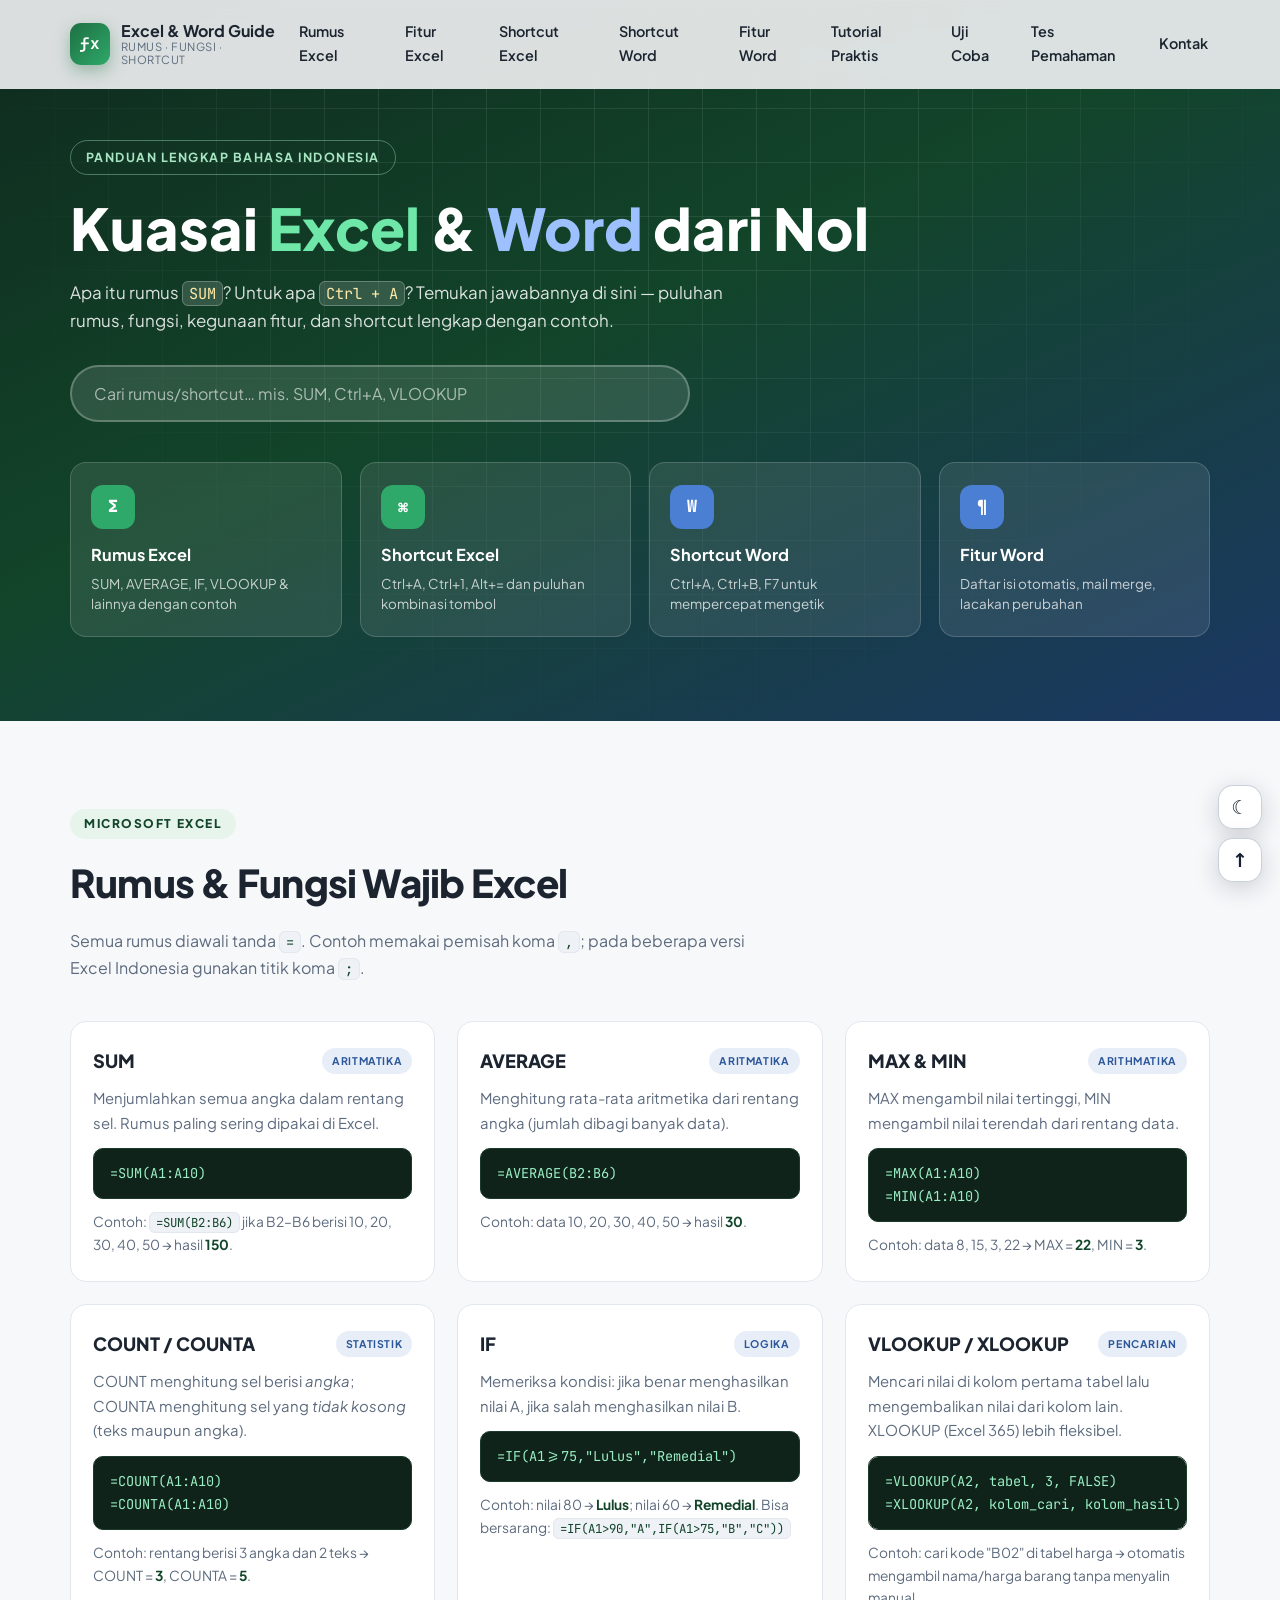
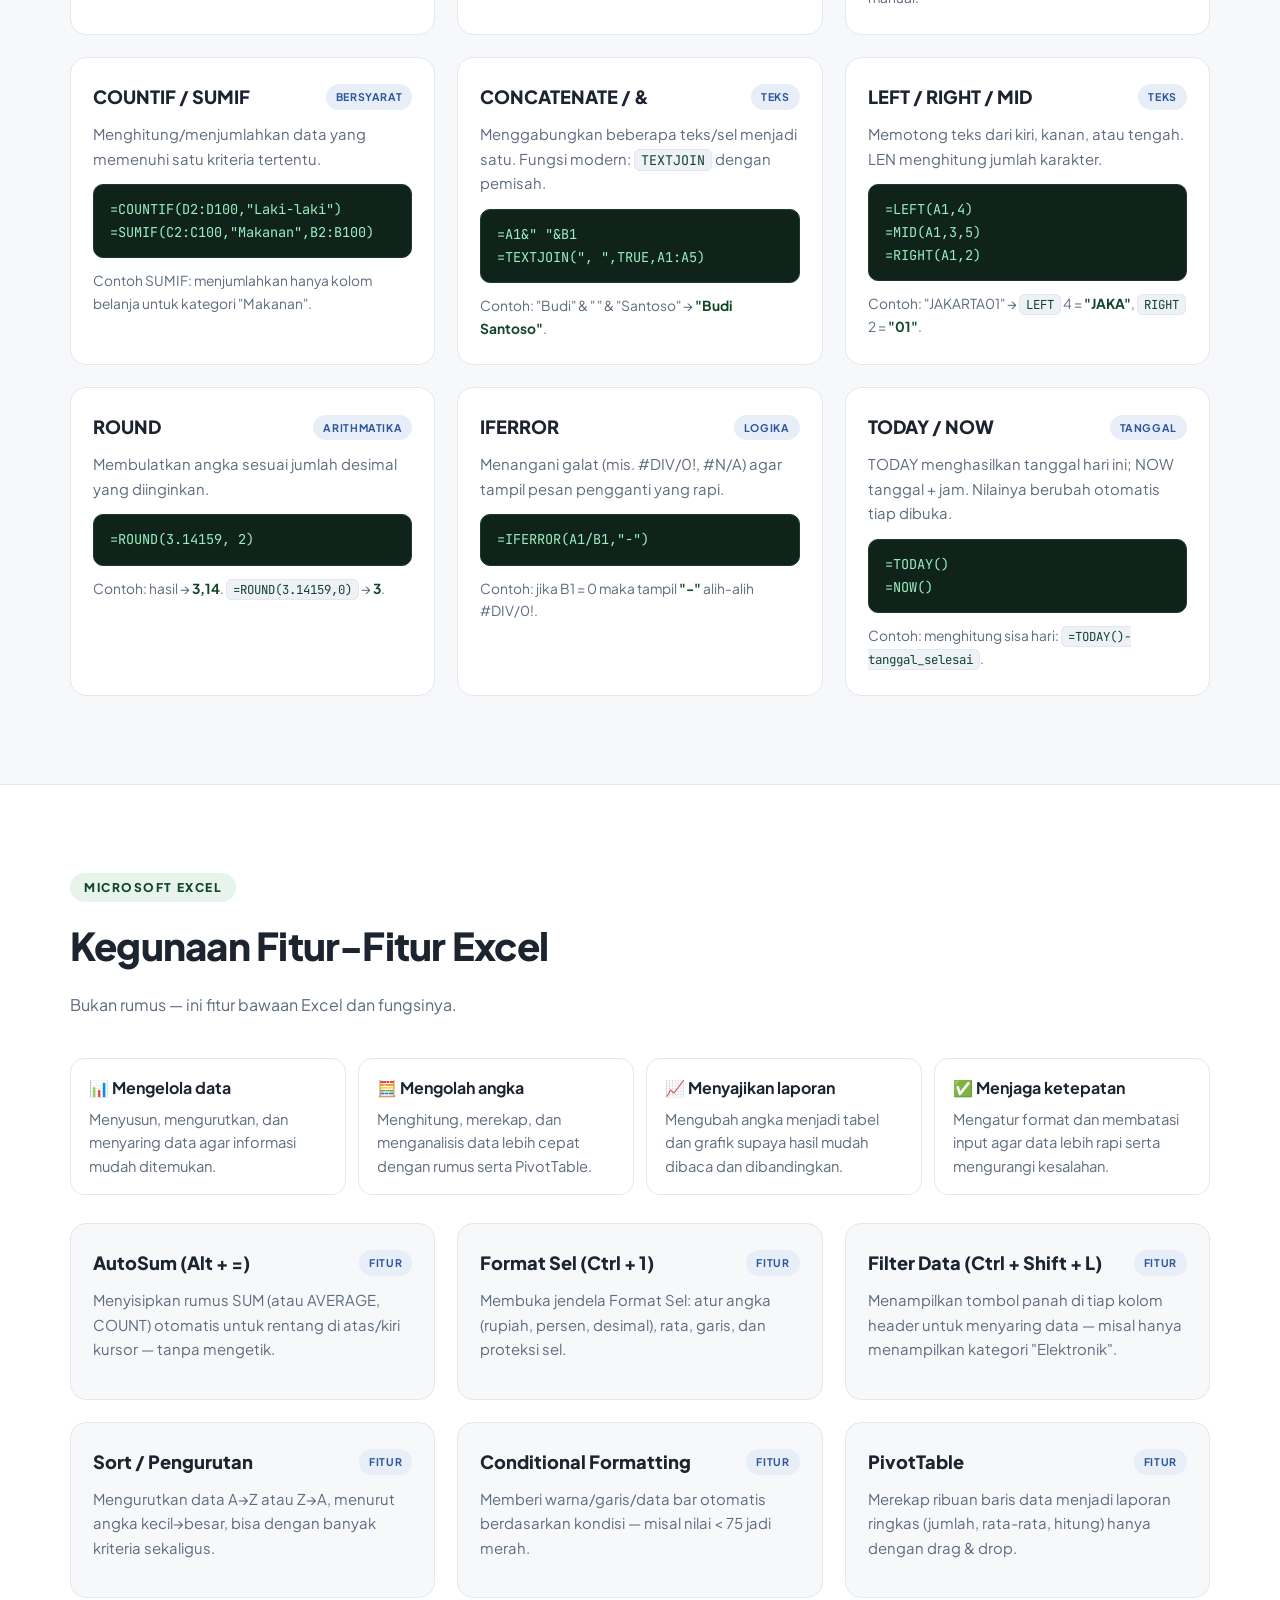
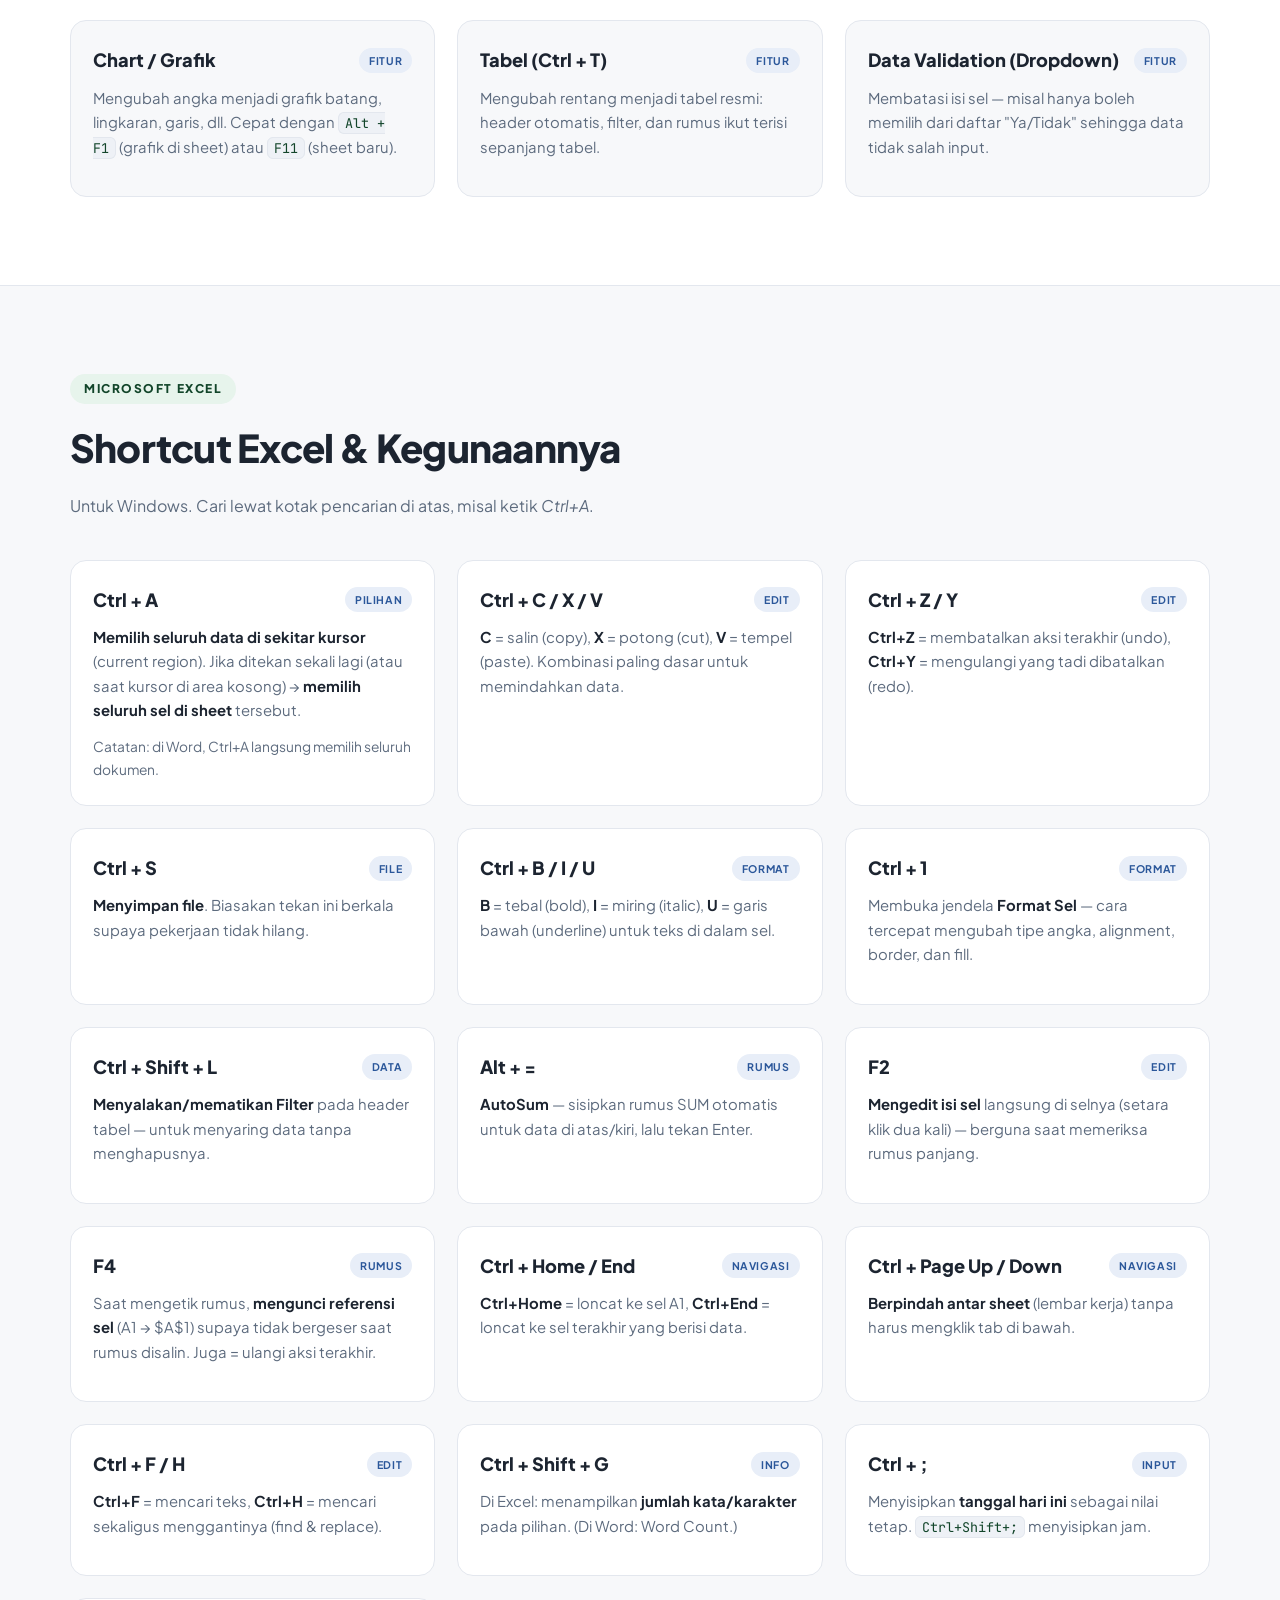
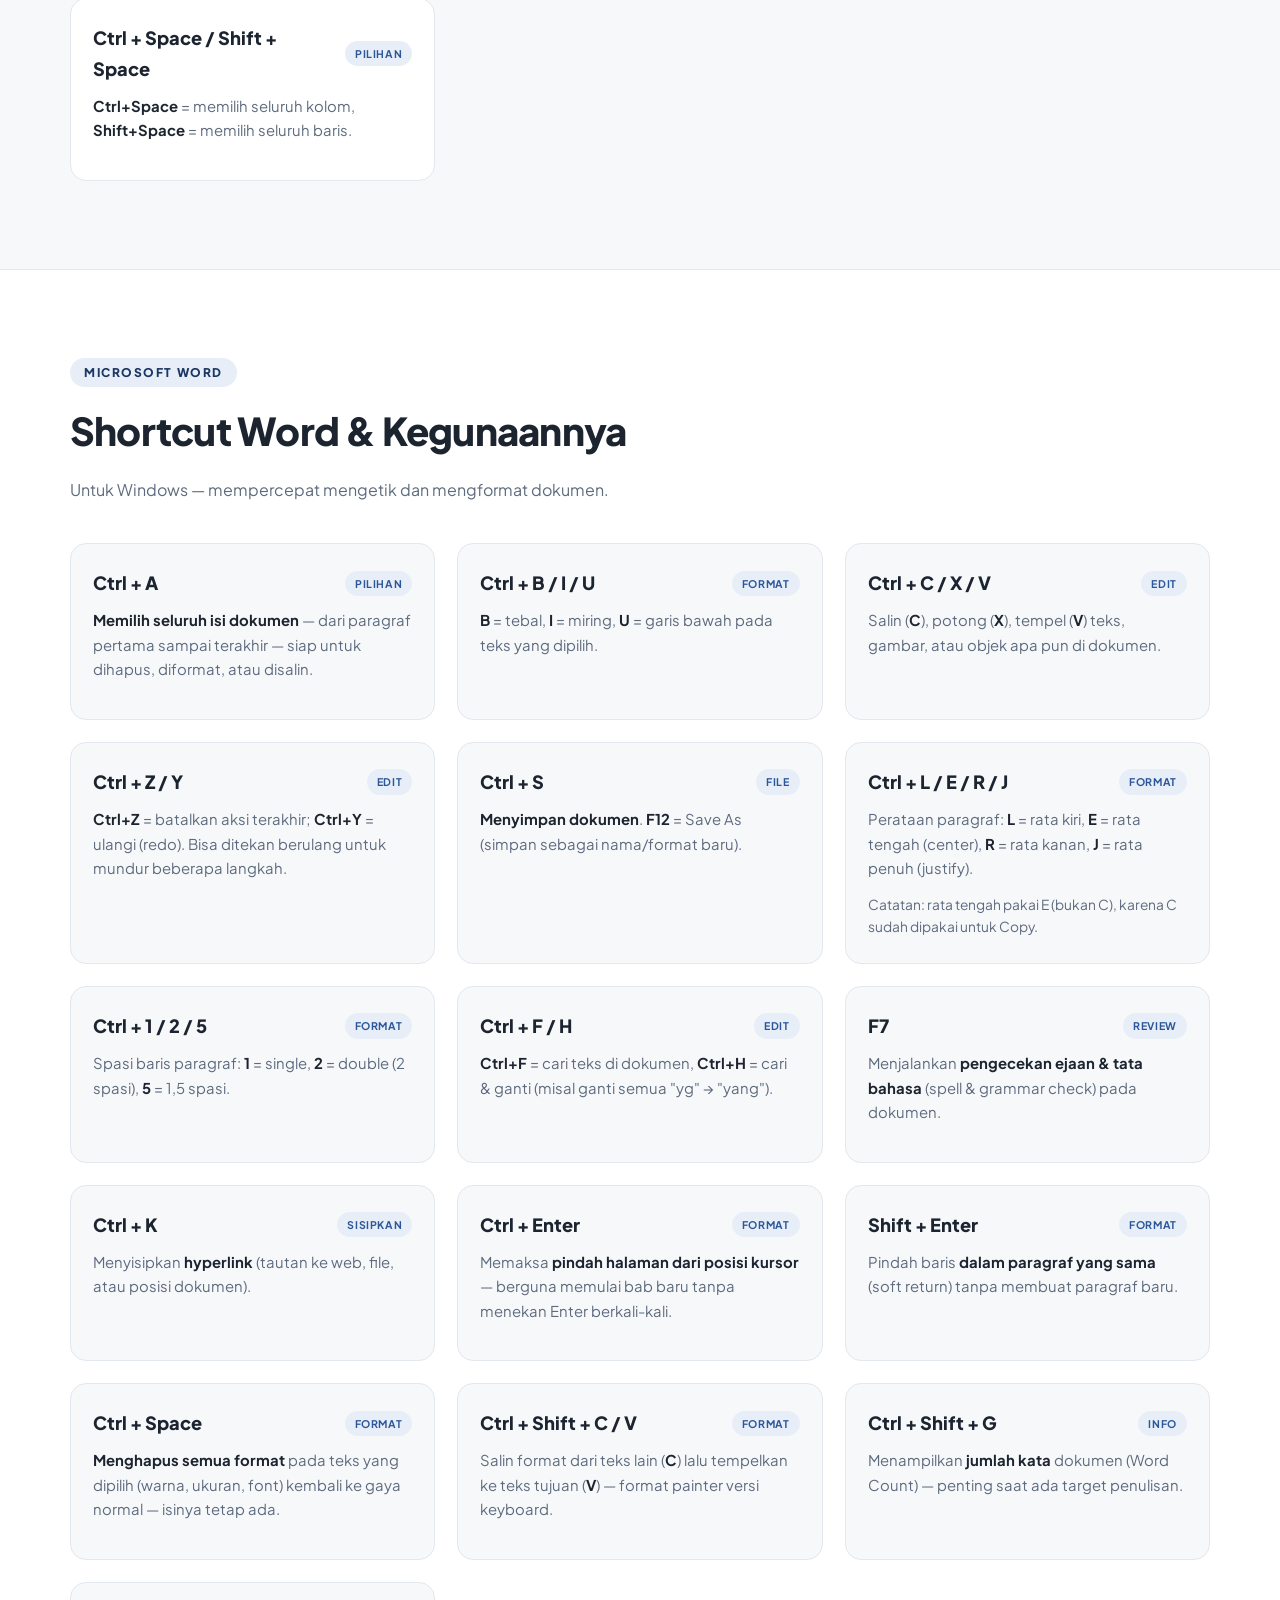
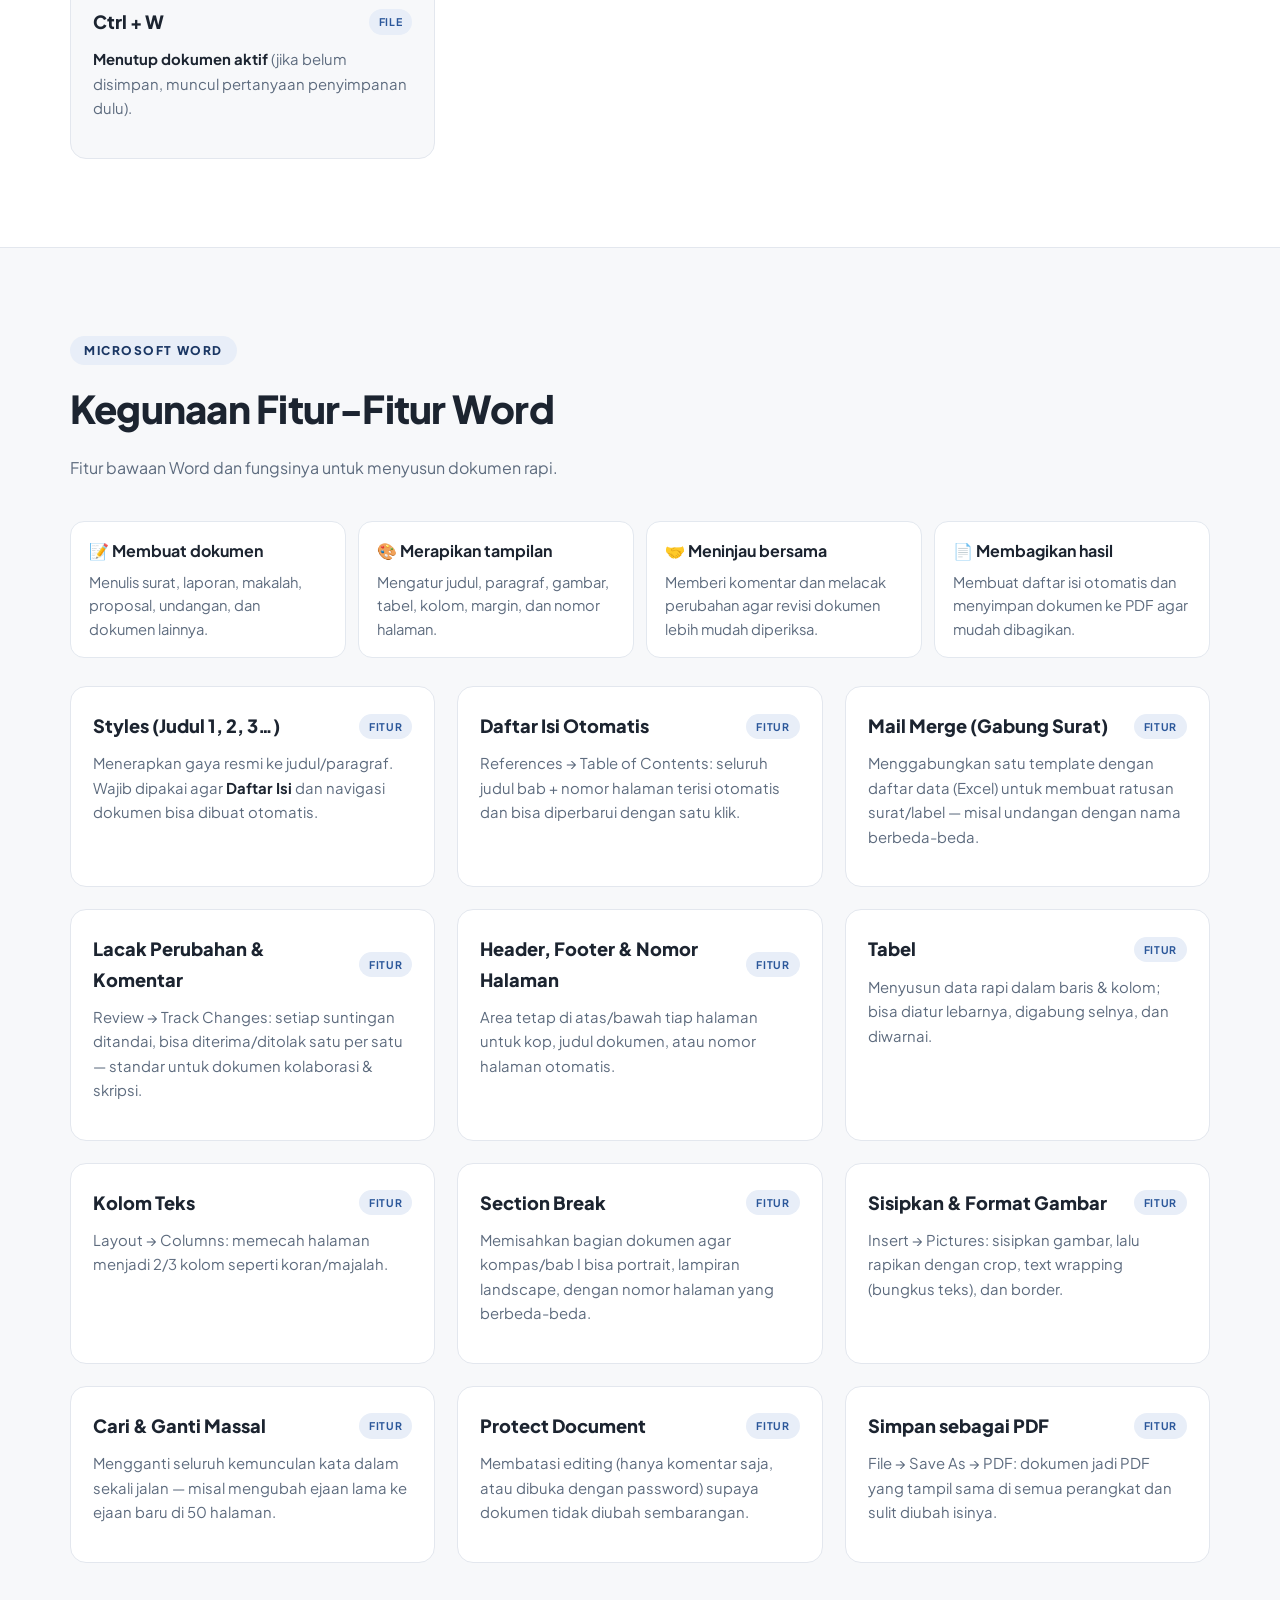
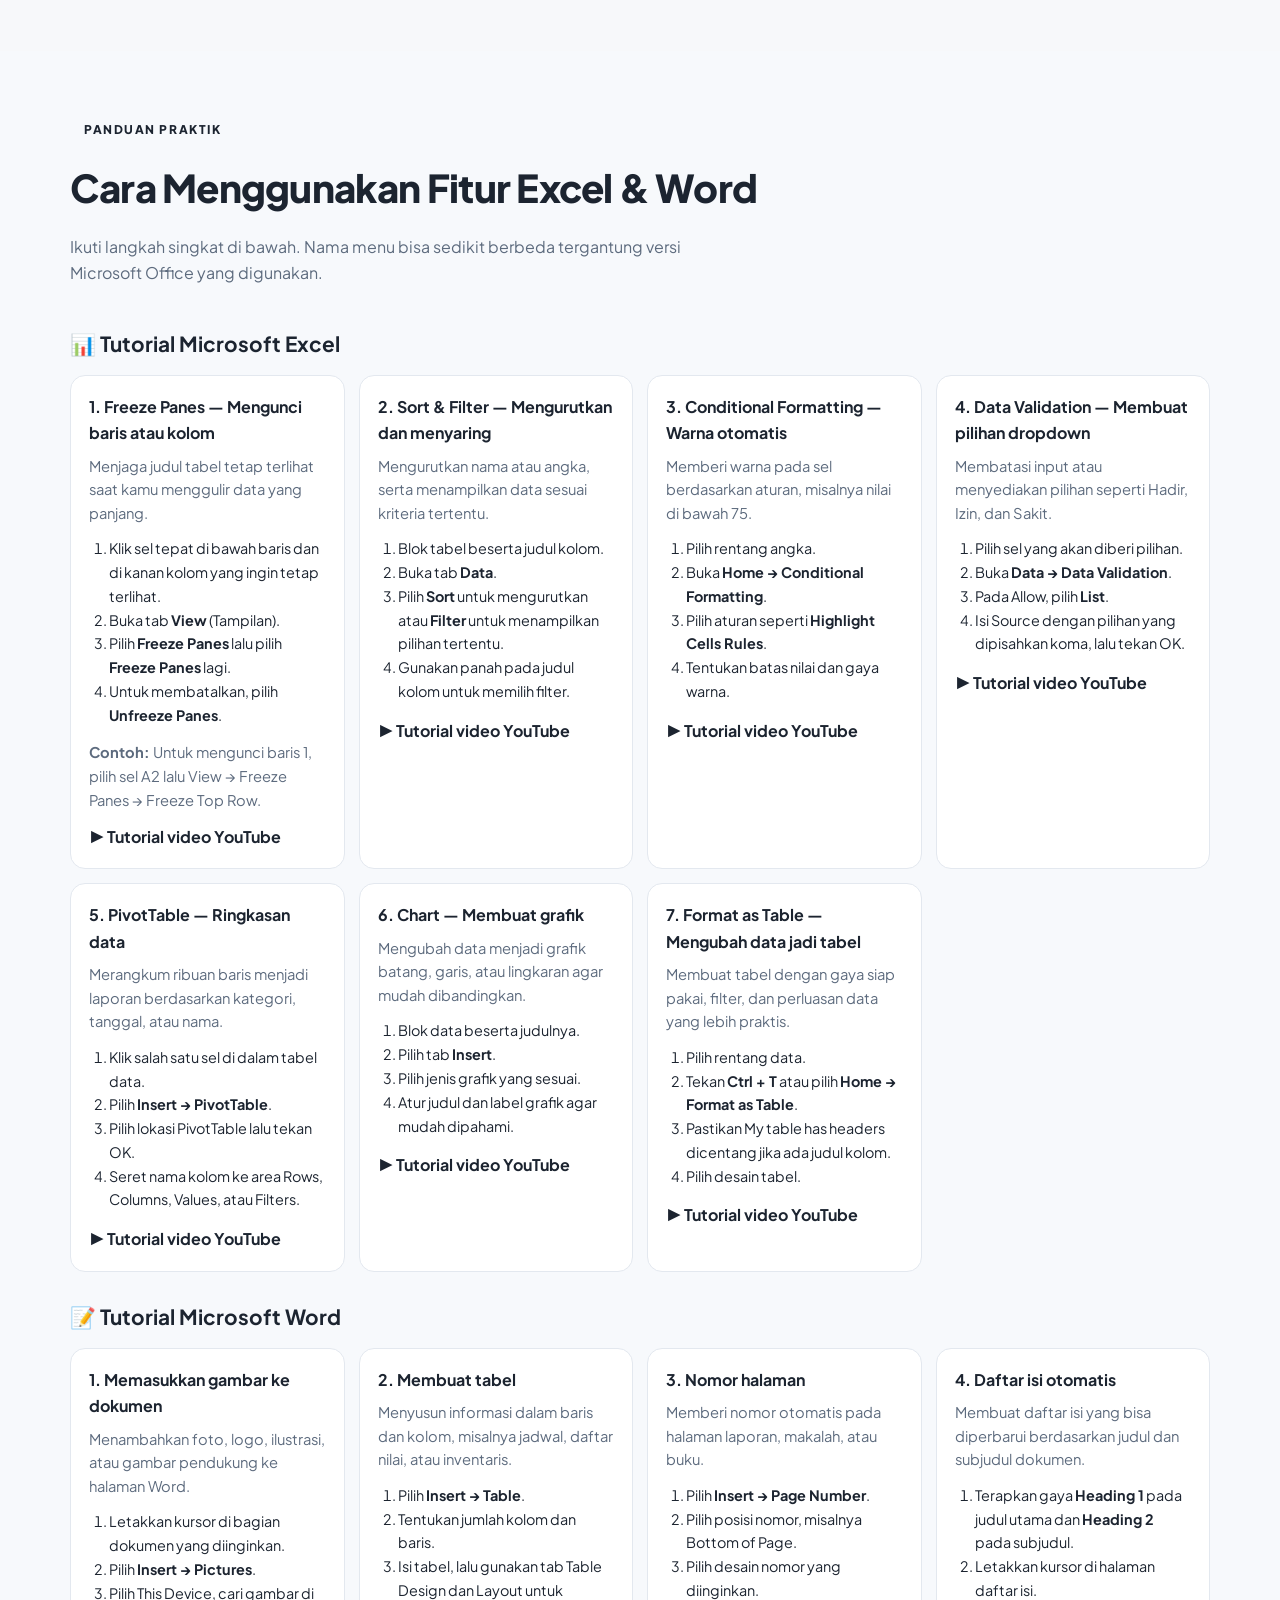
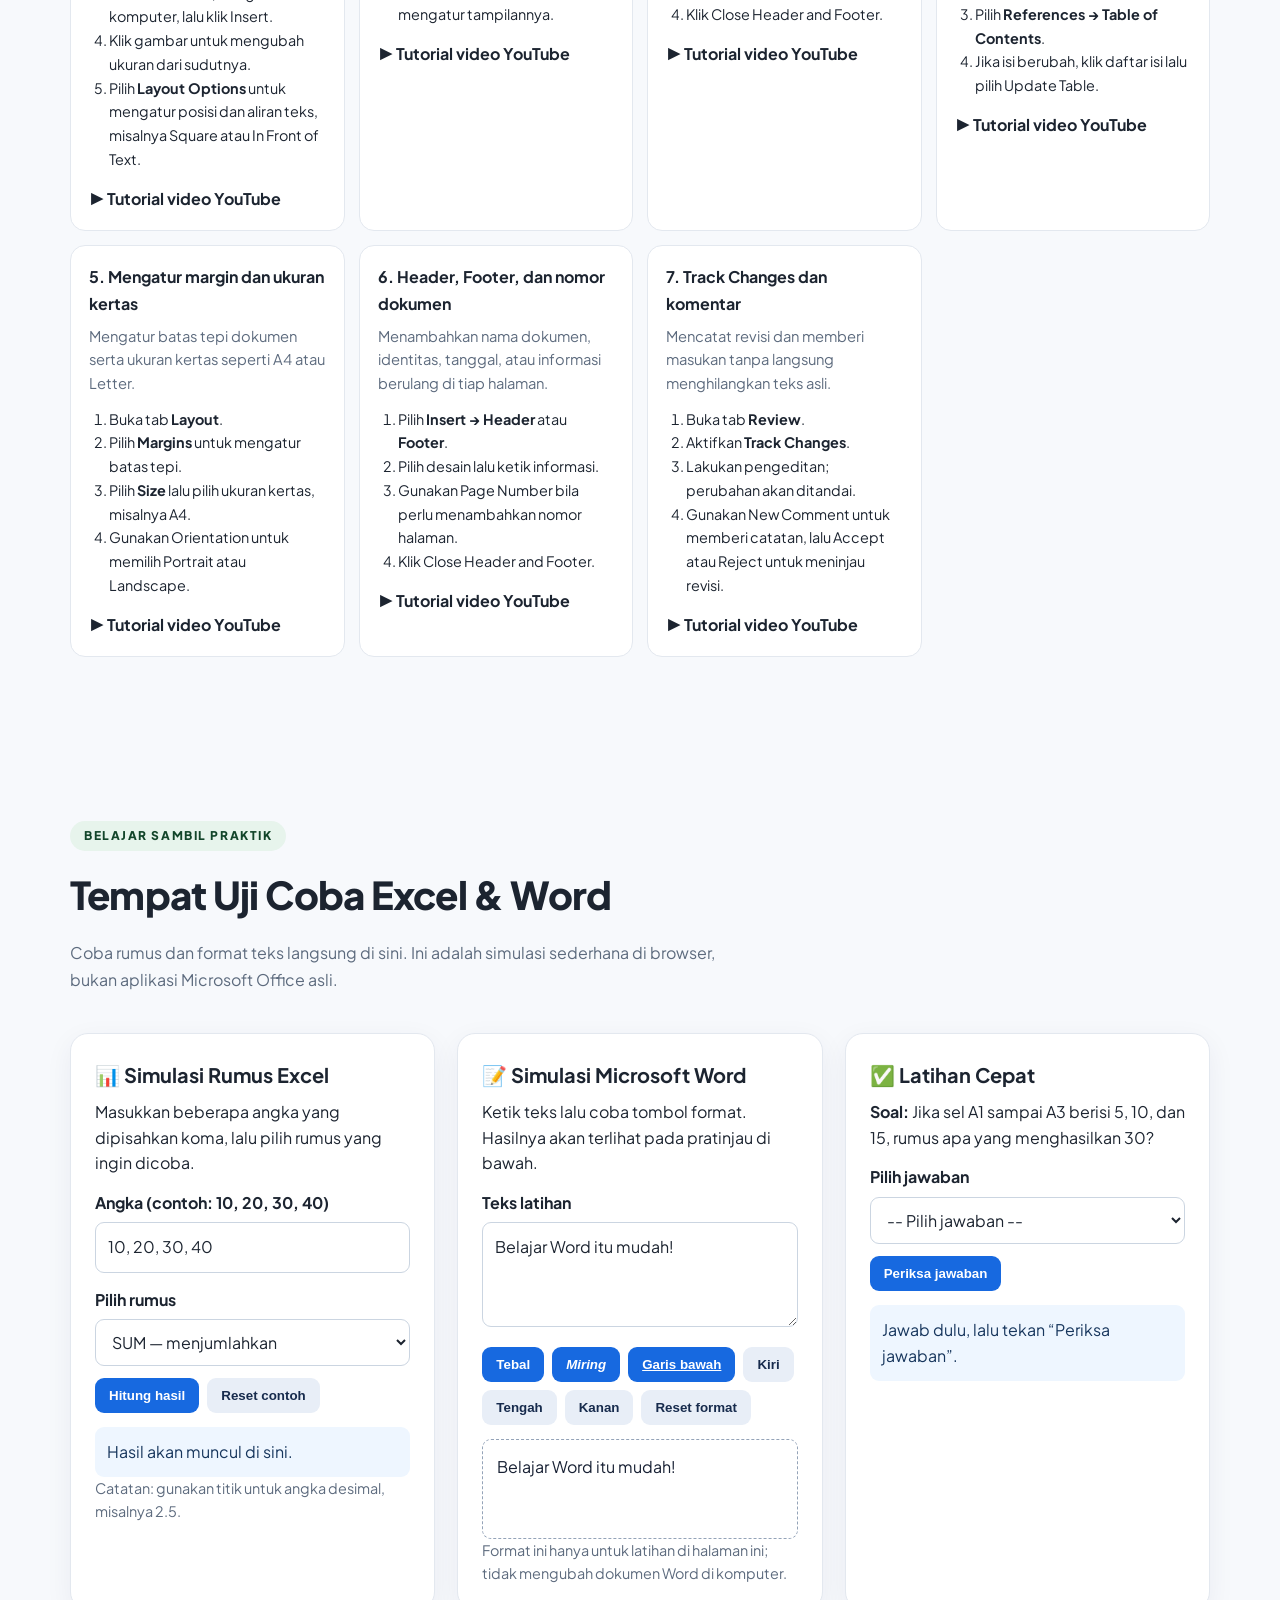
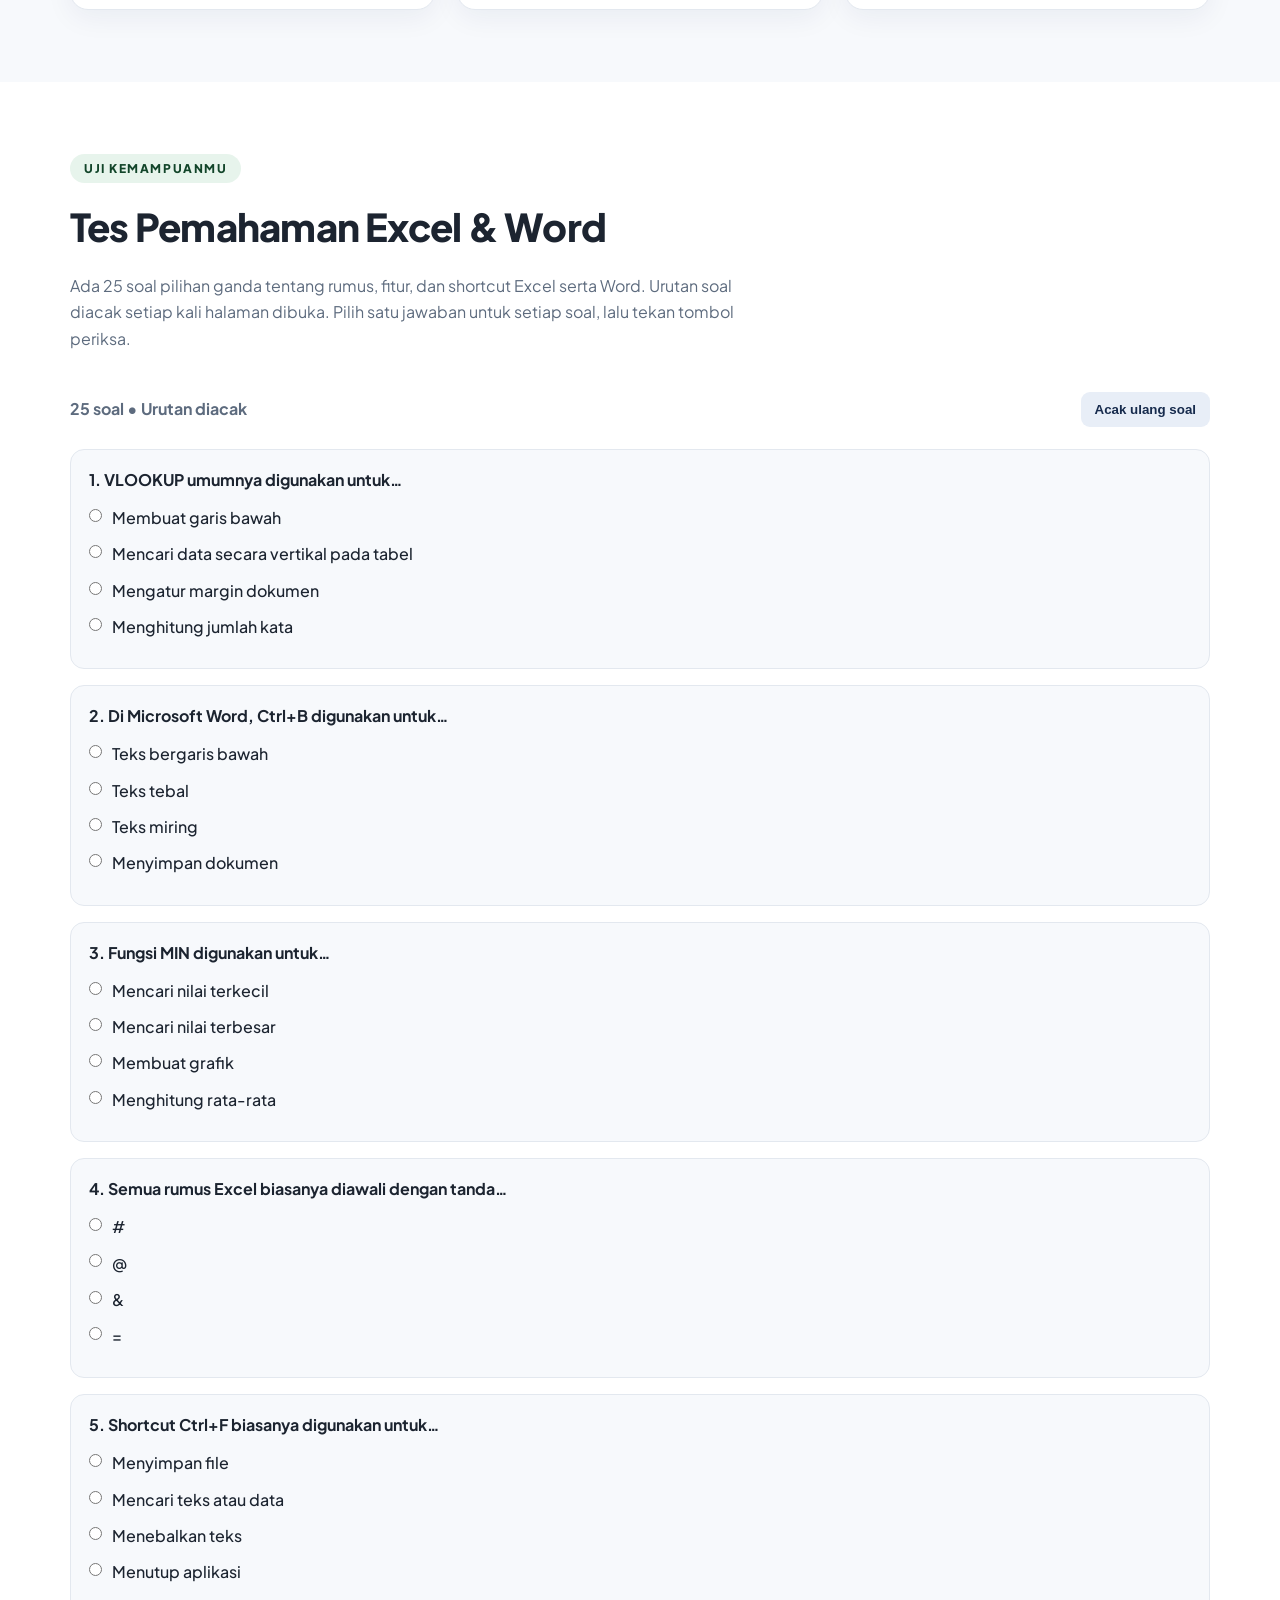
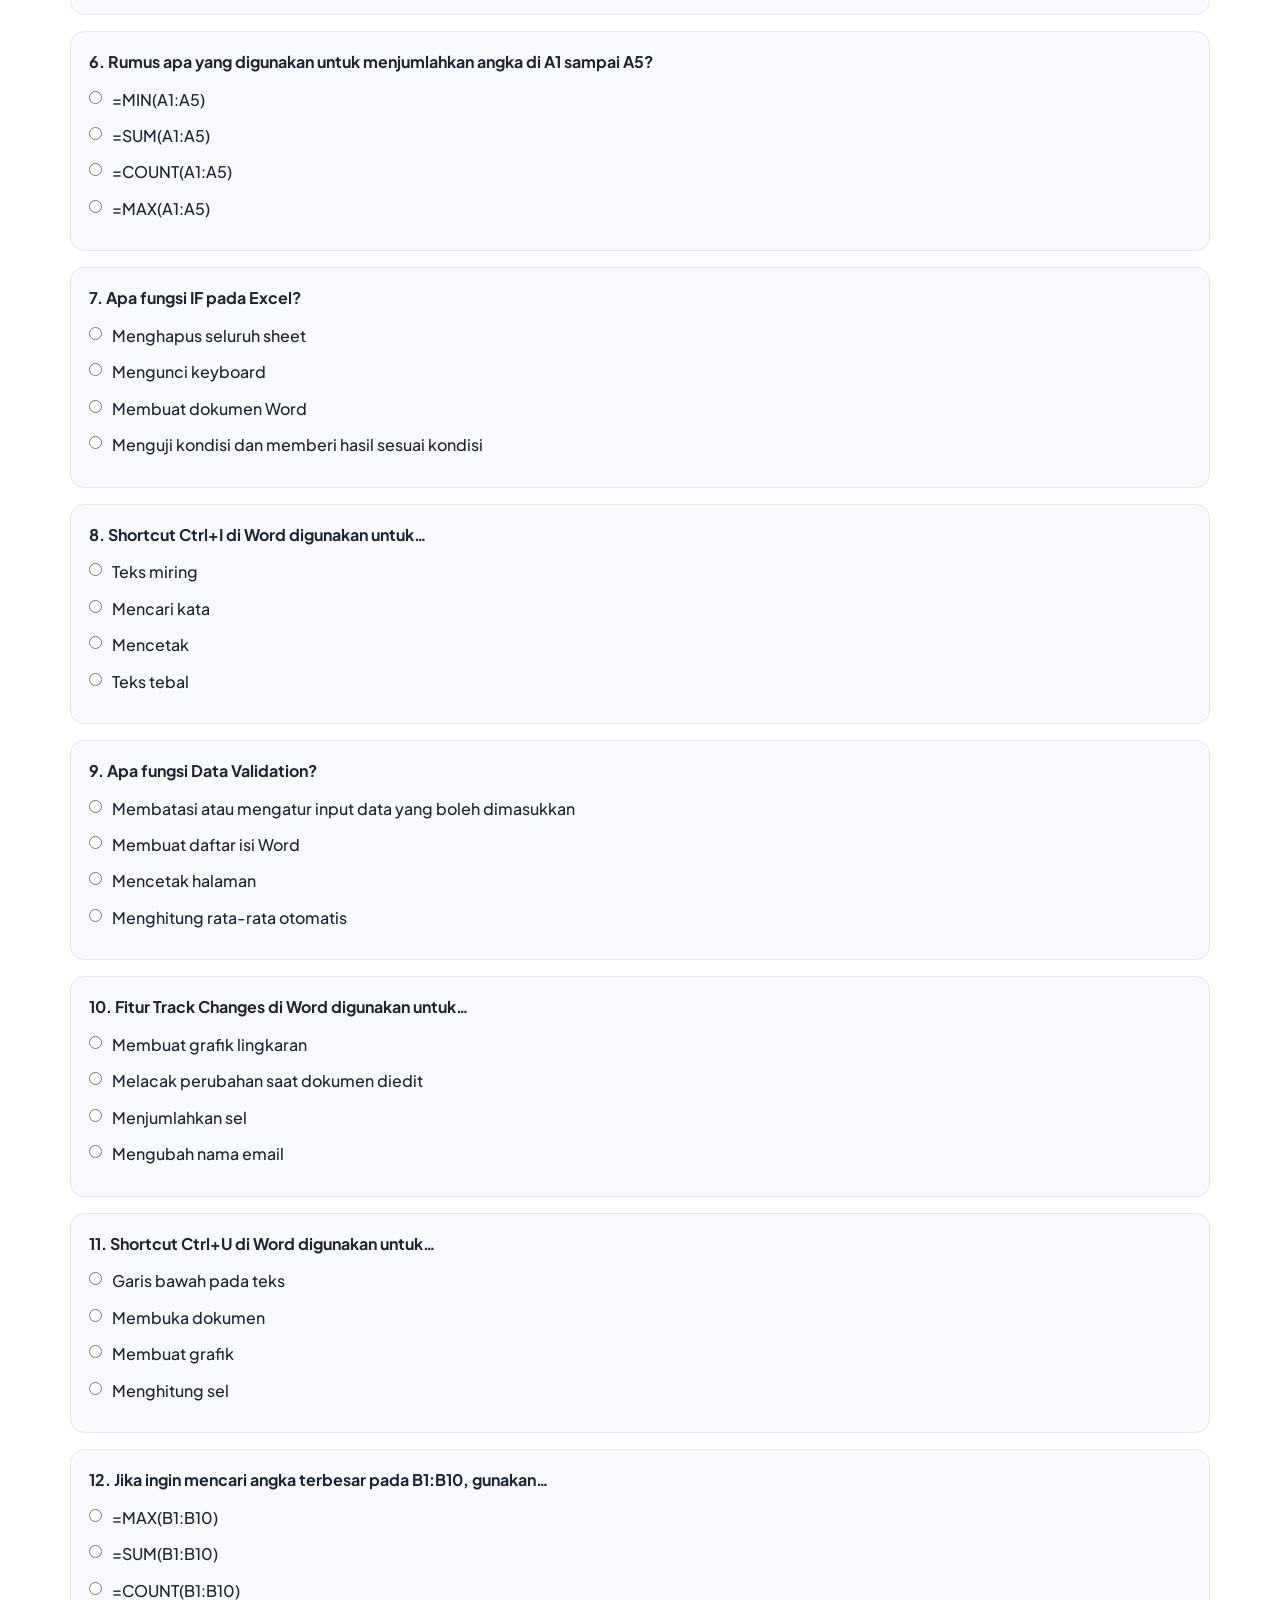
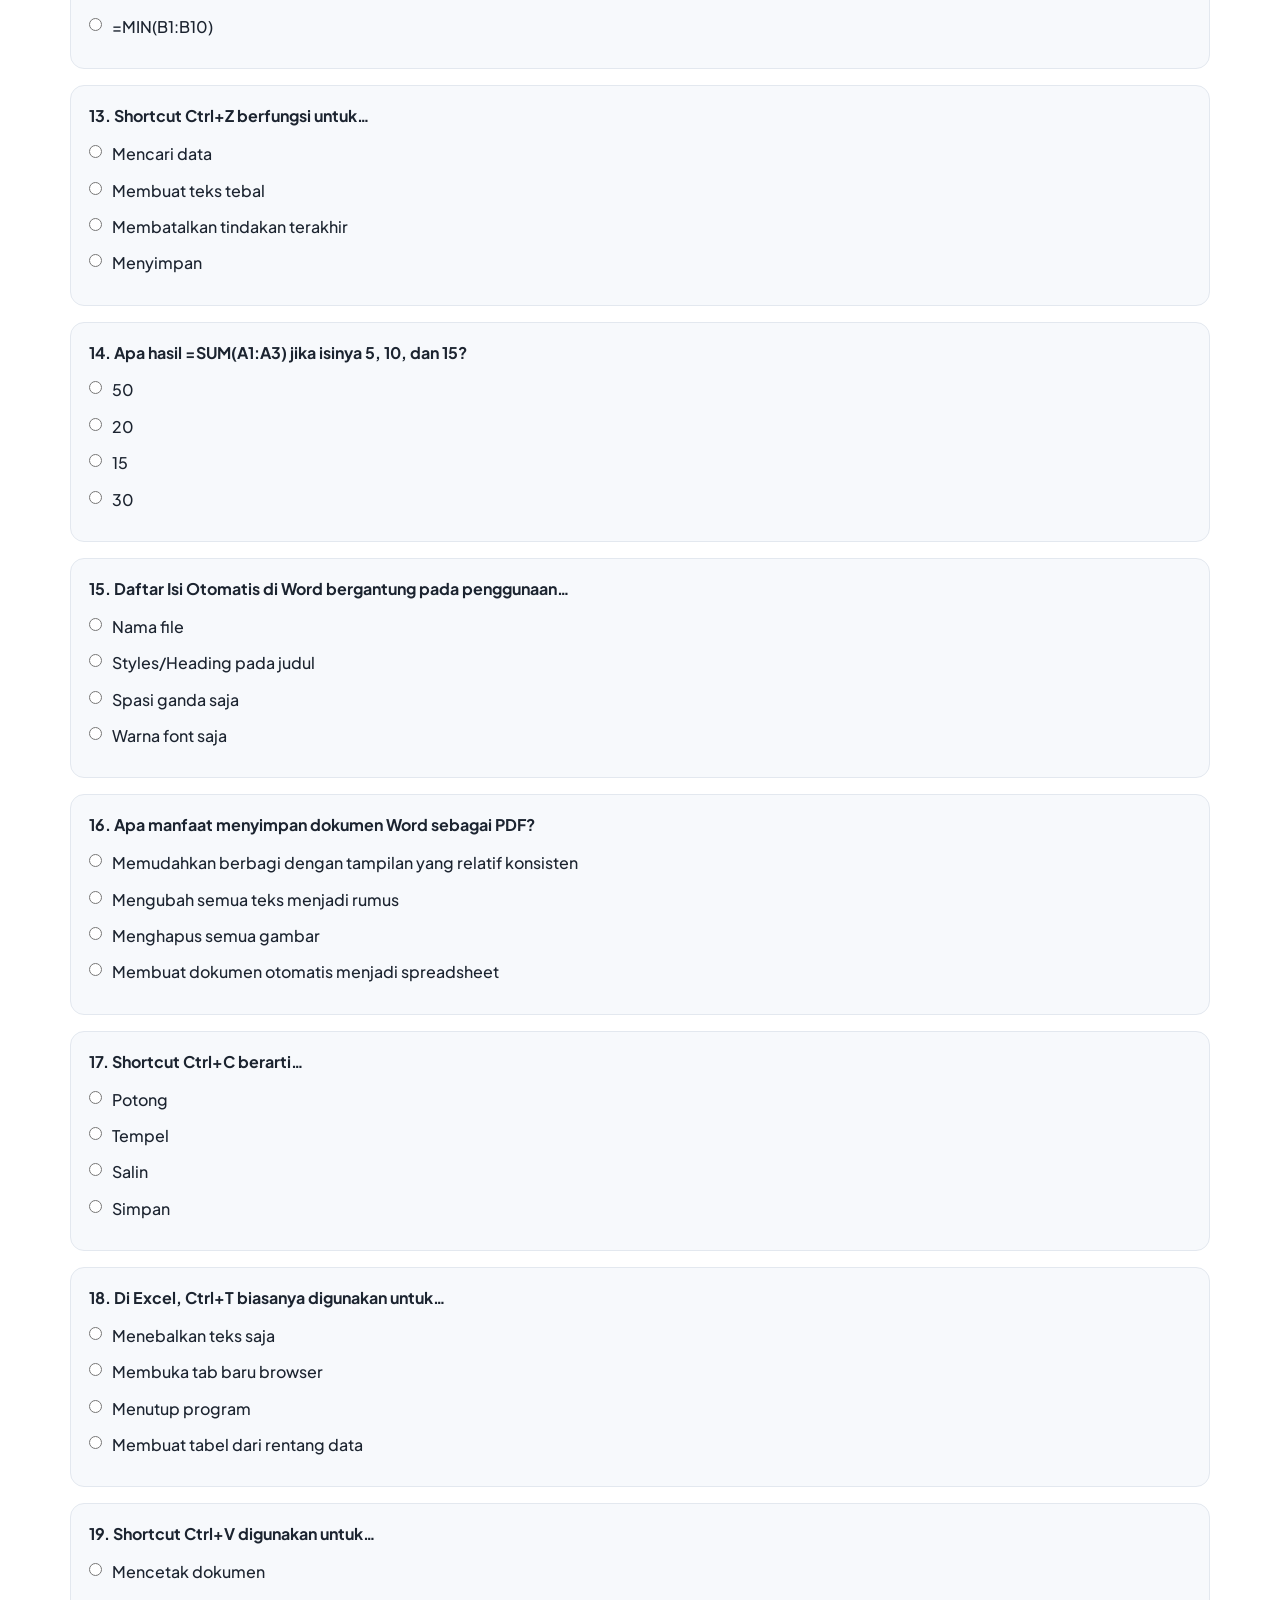
<file: index.html>
<!DOCTYPE html>
<html lang="id">
<head>
  <meta charset="UTF-8" />
  <meta name="viewport" content="width=device-width, initial-scale=1.0" />
  <link rel="icon" type="image/png" href="favicon.png" />
  <title>Panduan Excel &amp; Word — Rumus, Fungsi, dan Shortcut</title>
  <meta name="description" content="Panduan lengkap Microsoft Excel dan Word dalam bahasa Indonesia: rumus seperti SUM, fungsi, kegunaan fitur, dan shortcut seperti Ctrl+A." />
  <link rel="preconnect" href="https://fonts.googleapis.com" />
  <link rel="preconnect" href="https://fonts.gstatic.com" crossorigin />
  <link href="https://fonts.googleapis.com/css2?family=Plus+Jakarta+Sans:wght@400;500;600;700;800&family=JetBrains+Mono:wght@500;700&display=swap" rel="stylesheet" />
  <link rel="stylesheet" href="css/styles.css" />

  <style>
    .feature-summary{display:grid;grid-template-columns:repeat(auto-fit,minmax(min(100%,210px),1fr));gap:12px;margin:22px 0 28px}
    .feature-summary article{padding:16px 18px;border:1px solid var(--border,#e3e8ef);border-radius:14px;background:var(--card,#fff)}
    .feature-summary h3{font-size:1rem;margin:0 0 6px}
    .feature-summary p{font-size:.92rem;line-height:1.6;margin:0;color:var(--muted,#64748b)}
    .tutorial-section{padding:64px 0;background:var(--bg,#f7f9fc)}
    .tutorial-group{margin:28px 0}
    .tutorial-group h3{font-size:1.3rem;margin:0 0 14px}
    .tutorial-grid{display:grid;grid-template-columns:repeat(auto-fit,minmax(min(100%,270px),1fr));gap:14px}
    .tutorial-card{padding:18px;border:1px solid var(--border,#e3e8ef);border-radius:15px;background:var(--card,#fff)}
    .tutorial-card h4{margin:0 0 8px;font-size:1rem}
    .tutorial-card p{margin:0 0 12px;font-size:.92rem;line-height:1.6;color:var(--muted,#64748b)}
    .tutorial-card ol{padding-left:20px;margin:0 0 14px;font-size:.9rem;line-height:1.65}
    .tutorial-link{display:inline-flex;align-items:center;gap:6px;font-weight:700;text-decoration:none}
    /* Area praktik interaktif */
    .practice-section{padding:72px 0;background:var(--bg,#f7f9fc)}
    .practice-grid{display:grid;grid-template-columns:repeat(auto-fit,minmax(min(100%,320px),1fr));gap:22px;margin-top:28px}
    .practice-card{background:var(--card,#fff);border:1px solid var(--border,#e3e8ef);border-radius:18px;padding:24px;box-shadow:0 8px 28px rgba(20,40,80,.06)}
    .practice-card h3{margin:0 0 8px;font-size:1.25rem}.practice-card p{line-height:1.6}
    .practice-card label{display:block;font-weight:700;margin:14px 0 6px}
    .practice-card input,.practice-card select,.practice-card textarea{box-sizing:border-box;width:100%;padding:11px 12px;border:1px solid #cbd5e1;border-radius:9px;font:inherit;background:var(--input-bg,#fff);color:inherit}
    .practice-card textarea{min-height:105px;resize:vertical}
    .practice-actions{display:flex;flex-wrap:wrap;gap:8px;margin-top:12px}
    .practice-btn{border:0;border-radius:9px;padding:10px 14px;background:#1769e0;color:white;font-weight:700;cursor:pointer}
    .practice-btn.secondary{background:#e8eef7;color:#172b4d}.practice-result{margin-top:14px;padding:12px;border-radius:9px;background:#eef6ff;white-space:pre-wrap;overflow-wrap:anywhere;color:#17365d}
    .practice-help{font-size:.9rem;color:var(--muted,#64748b)}
    .quiz-section{padding:72px 0;background:var(--card,#fff)}
    .quiz-top{display:flex;flex-wrap:wrap;align-items:center;justify-content:space-between;gap:12px;margin:22px 0}
    .quiz-progress{font-weight:700;color:var(--muted,#64748b)}
    .quiz-list{display:grid;gap:16px}
    .quiz-question{border:1px solid var(--border,#e3e8ef);border-radius:14px;padding:18px;background:var(--bg,#f7f9fc)}
    .quiz-question h3{font-size:1rem;line-height:1.55;margin:0 0 12px}
    .quiz-option{display:flex!important;align-items:flex-start;gap:10px;font-weight:500!important;margin:10px 0!important;cursor:pointer}
    .quiz-option input{width:auto!important;margin-top:4px}
    .quiz-result{display:none;margin-top:20px;padding:18px;border-radius:12px;background:#eef6ff;color:#17365d;line-height:1.7}
    .contact-section{padding:64px 0;background:var(--bg,#f7f9fc)}
    .contact-grid{display:grid;grid-template-columns:repeat(auto-fit,minmax(min(100%,260px),1fr));gap:18px;margin-top:24px}
    .contact-link{display:block;text-decoration:none;border:1px solid var(--border,#e3e8ef);border-radius:16px;padding:22px;background:var(--card,#fff);color:inherit;transition:transform .2s,box-shadow .2s}
    .contact-link:hover{transform:translateY(-3px);box-shadow:0 10px 28px rgba(20,40,80,.1)}
    .contact-link strong{display:block;font-size:1.1rem;margin-bottom:8px}
    .contact-link span{overflow-wrap:anywhere;color:var(--muted,#64748b)}
    #wordPreview{min-height:100px;padding:14px;border:1px dashed #94a3b8;border-radius:9px;margin-top:14px;background:white;color:#172033;overflow-wrap:anywhere}
    @media(max-width:600px){.practice-card{padding:18px}.practice-section{padding:48px 0}}
  .contact-brand-icon{width:44px;height:44px;flex:0 0 44px;display:block}.contact-link>span{display:flex;flex-direction:column;gap:5px;min-width:0}.contact-link span span{overflow-wrap:anywhere}
  </style>


  <style id="site-quality-baseline">
    :focus-visible{outline:3px solid #38bdf8;outline-offset:3px}
    img,svg,video,canvas{max-width:100%}
    [id]{scroll-margin-top:5.5rem}
    @media(prefers-reduced-motion:reduce){html:focus-within{scroll-behavior:auto!important}*,*::before,*::after{animation-duration:.01ms!important;animation-iteration-count:1!important;transition-duration:.01ms!important;scroll-behavior:auto!important}}
  </style>
<style id="site-wide-enhancements">
#site-progress{position:fixed;top:0;left:0;height:3px;width:0;z-index:99999;background:linear-gradient(90deg,#38bdf8,#8b5cf6);transition:width .12s linear;pointer-events:none}
#site-tools{position:fixed;right:18px;bottom:18px;z-index:9999;display:flex;flex-direction:column;gap:9px}
#site-tools button{width:44px;height:44px;border-radius:15px;border:1px solid rgba(148,163,184,.5);background:var(--card, #fff);color:var(--text, #172033);box-shadow:0 6px 24px rgba(15,23,42,.18);font:600 19px system-ui,sans-serif;cursor:pointer;display:grid;place-items:center;transition:transform .18s ease,box-shadow .18s ease}
#site-tools button:hover{transform:translateY(-2px);box-shadow:0 10px 28px rgba(15,23,42,.24)}
#site-tools button:focus-visible{outline:3px solid #60a5fa;outline-offset:3px}
html.site-dark{color-scheme:dark}
html.site-dark body{background:#0b1220!important;color:#e5edf8!important}
html.site-dark body :is(header,nav,footer,section,article,aside,main,.card,.panel,.container,.wrap,.content,.contact-link,.contact-grid,.contact-btns,.modal-content,.quiz-card,.tool-card,.lesson-card,.feature-card,.hero-card){background-color:#111c2e!important;color:#e5edf8!important;border-color:#29384e!important}
html.site-dark body :is(p,li,label,small,span,h1,h2,h3,h4,strong,b,blockquote){color:inherit}
html.site-dark body :is(input,textarea,select,pre,code){background-color:#0b1220!important;color:#e5edf8!important;border-color:#394b63!important}
html.site-dark body a{color:#93c5fd}
@media(max-width:520px){#site-tools{right:12px;bottom:12px}#site-tools button{width:42px;height:42px;border-radius:14px}}
@media(prefers-reduced-motion:reduce){#site-tools button,#site-progress{transition:none!important}html{scroll-behavior:auto!important}}
</style>
</head>
<body>

  <!-- ===== NAVBAR ===== -->
  <header class="navbar" id="navbar">
    <div class="container nav-inner">
      <a href="#beranda" class="brand">
        <span class="brand-mark" aria-hidden="true">ƒx</span>
        <span class="brand-text">
          <strong>Excel &amp; Word Guide</strong>
          <small>Rumus · Fungsi · Shortcut</small>
        </span>
      </a>
      <nav class="nav-links" id="navLinks" aria-label="Navigasi utama">
        <a href="#rumus-excel">Rumus Excel</a>
        <a href="#fitur-excel">Fitur Excel</a>
        <a href="#shortcut-excel">Shortcut Excel</a>
        <a href="#shortcut-word">Shortcut Word</a>
        <a href="#fitur-word">Fitur Word</a>
        <a href="#tutorial-langkah">Tutorial Praktis</a>
        <a href="#uji-coba">Uji Coba</a>
        <a href="#tes-pemahaman">Tes Pemahaman</a>
        <a href="#kontak">Kontak</a>
      </nav>
      <button class="nav-toggle" id="navToggle" aria-label="Buka menu" aria-expanded="false">☰</button>
    </div>
  </header>

  <!-- ===== HERO ===== -->
  <section class="hero" id="beranda">
    <div class="hero-bg"></div>
    <div class="container hero-content">
      <p class="hero-eyebrow">Panduan Lengkap Bahasa Indonesia</p>
      <h1>Kuasai <span>Excel</span> &amp; <span>Word</span> dari Nol</h1>
      <p class="hero-sub">
        Apa itu rumus <code>SUM</code>? Untuk apa <code>Ctrl + A</code>? Temukan jawabannya di sini —
        puluhan rumus, fungsi, kegunaan fitur, dan shortcut lengkap dengan contoh.
      </p>

      <div class="search-wrap">
        <input type="search" id="searchInput" placeholder="Cari rumus/shortcut… mis. SUM, Ctrl+A, VLOOKUP" aria-label="Cari" />
        <span class="search-hint" id="searchCount"></span>
      </div>

      <div class="hero-cards">
        <a href="#rumus-excel" class="hero-card hc-excel">
          <span class="hc-icon">Σ</span>
          <strong>Rumus Excel</strong>
          <p>SUM, AVERAGE, IF, VLOOKUP &amp; lainnya dengan contoh</p>
        </a>
        <a href="#shortcut-excel" class="hero-card hc-excel">
          <span class="hc-icon">⌘</span>
          <strong>Shortcut Excel</strong>
          <p>Ctrl+A, Ctrl+1, Alt+= dan puluhan kombinasi tombol</p>
        </a>
        <a href="#shortcut-word" class="hero-card hc-word">
          <span class="hc-icon">W</span>
          <strong>Shortcut Word</strong>
          <p>Ctrl+A, Ctrl+B, F7 untuk mempercepat mengetik</p>
        </a>
        <a href="#fitur-word" class="hero-card hc-word">
          <span class="hc-icon">¶</span>
          <strong>Fitur Word</strong>
          <p>Daftar isi otomatis, mail merge, lacakan perubahan</p>
        </a>
      </div>
    </div>
  </section>

  <!-- ===== RUMUS EXCEL ===== -->
  <section class="section" id="rumus-excel">
    <div class="container">
      <p class="section-eyebrow excel">Microsoft Excel</p>
      <h2 class="section-title">Rumus &amp; Fungsi Wajib Excel</h2>
      <p class="section-lead">
        Semua rumus diawali tanda <code>=</code>. Contoh memakai pemisah koma <code>,</code>;
        pada beberapa versi Excel Indonesia gunakan titik koma <code>;</code>.
      </p>
      <div class="grid" id="gridRumus">

        <article class="item" data-keywords="sum jumlah menjumlahkan total autosum">
          <div class="item-head"><h3>SUM</h3><span class="tag">Aritmatika</span></div>
          <p class="desc">Menjumlahkan semua angka dalam rentang sel. Rumus paling sering dipakai di Excel.</p>
          <pre class="code"><code>=SUM(A1:A10)</code></pre>
          <p class="example">Contoh: <code>=SUM(B2:B6)</code> jika B2–B6 berisi 10, 20, 30, 40, 50 → hasil <strong>150</strong>.</p>
        </article>

        <article class="item" data-keywords="average rata-rata rerata mean">
          <div class="item-head"><h3>AVERAGE</h3><span class="tag">Aritmatika</span></div>
          <p class="desc">Menghitung rata-rata aritmetika dari rentang angka (jumlah dibagi banyak data).</p>
          <pre class="code"><code>=AVERAGE(B2:B6)</code></pre>
          <p class="example">Contoh: data 10, 20, 30, 40, 50 → hasil <strong>30</strong>.</p>
        </article>

        <article class="item" data-keywords="max nilai tertinggi terbesar">
          <div class="item-head"><h3>MAX &amp; MIN</h3><span class="tag">Arithmatika</span></div>
          <p class="desc">MAX mengambil nilai tertinggi, MIN mengambil nilai terendah dari rentang data.</p>
          <pre class="code"><code>=MAX(A1:A10)
=MIN(A1:A10)</code></pre>
          <p class="example">Contoh: data 8, 15, 3, 22 → MAX = <strong>22</strong>, MIN = <strong>3</strong>.</p>
        </article>

        <article class="item" data-keywords="count counta menghitung jumlah sel terisi angka">
          <div class="item-head"><h3>COUNT / COUNTA</h3><span class="tag">Statistik</span></div>
          <p class="desc">COUNT menghitung sel berisi <em>angka</em>; COUNTA menghitung sel yang <em>tidak kosong</em> (teks maupun angka).</p>
          <pre class="code"><code>=COUNT(A1:A10)
=COUNTA(A1:A10)</code></pre>
          <p class="example">Contoh: rentang berisi 3 angka dan 2 teks → COUNT = <strong>3</strong>, COUNTA = <strong>5</strong>.</p>
        </article>

        <article class="item" data-keywords="if logika kondisi jika lulus benar salah">
          <div class="item-head"><h3>IF</h3><span class="tag">Logika</span></div>
          <p class="desc">Memeriksa kondisi: jika benar menghasilkan nilai A, jika salah menghasilkan nilai B.</p>
          <pre class="code"><code>=IF(A1&gt;=75,"Lulus","Remedial")</code></pre>
          <p class="example">Contoh: nilai 80 → <strong>Lulus</strong>; nilai 60 → <strong>Remedial</strong>. Bisa bersarang: <code>=IF(A1&gt;90,"A",IF(A1&gt;75,"B","C"))</code></p>
        </article>

        <article class="item" data-keywords="vlookup xlookup mencari data pencarian lookup tabel">
          <div class="item-head"><h3>VLOOKUP / XLOOKUP</h3><span class="tag">Pencarian</span></div>
          <p class="desc">Mencari nilai di kolom pertama tabel lalu mengembalikan nilai dari kolom lain. XLOOKUP (Excel 365) lebih fleksibel.</p>
          <pre class="code"><code>=VLOOKUP(A2, tabel, 3, FALSE)
=XLOOKUP(A2, kolom_cari, kolom_hasil)</code></pre>
          <p class="example">Contoh: cari kode "B02" di tabel harga → otomatis mengambil nama/harga barang tanpa menyalin manual.</p>
        </article>

        <article class="item" data-keywords="countif sumif conditional jumlah bersyarat">
          <div class="item-head"><h3>COUNTIF / SUMIF</h3><span class="tag">Bersyarat</span></div>
          <p class="desc">Menghitung/menjumlahkan data yang memenuhi satu kriteria tertentu.</p>
          <pre class="code"><code>=COUNTIF(D2:D100,"Laki-laki")
=SUMIF(C2:C100,"Makanan",B2:B100)</code></pre>
          <p class="example">Contoh SUMIF: menjumlahkan hanya kolom belanja untuk kategori "Makanan".</p>
        </article>

        <article class="item" data-keywords="concatenate textjoin gabung teks nama ampersand">
          <div class="item-head"><h3>CONCATENATE / &amp;</h3><span class="tag">Teks</span></div>
          <p class="desc">Menggabungkan beberapa teks/sel menjadi satu. Fungsi modern: <code>TEXTJOIN</code> dengan pemisah.</p>
          <pre class="code"><code>=A1&amp;" "&amp;B1
=TEXTJOIN(", ",TRUE,A1:A5)</code></pre>
          <p class="example">Contoh: "Budi" &amp; " " &amp; "Santoso" → <strong>"Budi Santoso"</strong>.</p>
        </article>

        <article class="item" data-keywords="left right mid len potong teks substr">
          <div class="item-head"><h3>LEFT / RIGHT / MID</h3><span class="tag">Teks</span></div>
          <p class="desc">Memotong teks dari kiri, kanan, atau tengah. LEN menghitung jumlah karakter.</p>
          <pre class="code"><code>=LEFT(A1,4)
=MID(A1,3,5)
=RIGHT(A1,2)</code></pre>
          <p class="example">Contoh: "JAKARTA01" → <code>LEFT</code> 4 = <strong>"JAKA"</strong>, <code>RIGHT</code> 2 = <strong>"01"</strong>.</p>
        </article>

        <article class="item" data-keywords="round pembulatan desimal bulat">
          <div class="item-head"><h3>ROUND</h3><span class="tag">Arithmatika</span></div>
          <p class="desc">Membulatkan angka sesuai jumlah desimal yang diinginkan.</p>
          <pre class="code"><code>=ROUND(3.14159, 2)</code></pre>
          <p class="example">Contoh: hasil → <strong>3,14</strong>. <code>=ROUND(3.14159,0)</code> → <strong>3</strong>.</p>
        </article>

        <article class="item" data-keywords="iferror error salah div#0 penanganan galat">
          <div class="item-head"><h3>IFERROR</h3><span class="tag">Logika</span></div>
          <p class="desc">Menangani galat (mis. #DIV/0!, #N/A) agar tampil pesan pengganti yang rapi.</p>
          <pre class="code"><code>=IFERROR(A1/B1,"-")</code></pre>
          <p class="example">Contoh: jika B1 = 0 maka tampil <strong>"-"</strong> alih-alih #DIV/0!.</p>
        </article>

        <article class="item" data-keywords="today now tanggal waktu hari ini">
          <div class="item-head"><h3>TODAY / NOW</h3><span class="tag">Tanggal</span></div>
          <p class="desc">TODAY menghasilkan tanggal hari ini; NOW tanggal + jam. Nilainya berubah otomatis tiap dibuka.</p>
          <pre class="code"><code>=TODAY()
=NOW()</code></pre>
          <p class="example">Contoh: menghitung sisa hari: <code>=TODAY()-tanggal_selesai</code>.</p>
        </article>

      </div>
      <p class="empty-note" id="emptyRumus" hidden>Tidak ada rumus yang cocok dengan pencarianmu.</p>
    </div>
  </section>

  <!-- ===== FITUR EXCEL ===== -->
  <section class="section section-alt" id="fitur-excel">
    <div class="container">
      <p class="section-eyebrow excel">Microsoft Excel</p>
      <h2 class="section-title">Kegunaan Fitur-Fitur Excel</h2>
      <p class="section-lead">Bukan rumus — ini fitur bawaan Excel dan fungsinya.</p>
      <div class="feature-summary" aria-label="Ringkasan kegunaan fitur Excel">
        <article><h3>📊 Mengelola data</h3><p>Menyusun, mengurutkan, dan menyaring data agar informasi mudah ditemukan.</p></article>
        <article><h3>🧮 Mengolah angka</h3><p>Menghitung, merekap, dan menganalisis data lebih cepat dengan rumus serta PivotTable.</p></article>
        <article><h3>📈 Menyajikan laporan</h3><p>Mengubah angka menjadi tabel dan grafik supaya hasil mudah dibaca dan dibandingkan.</p></article>
        <article><h3>✅ Menjaga ketepatan</h3><p>Mengatur format dan membatasi input agar data lebih rapi serta mengurangi kesalahan.</p></article>
      </div>
      <div class="grid" id="gridFiturExcel">

        <article class="item" data-keywords="autosum alt+= penjumlahan cepat">
          <div class="item-head"><h3>AutoSum (Alt + =)</h3><span class="tag">Fitur</span></div>
          <p class="desc">Menyisipkan rumus SUM (atau AVERAGE, COUNT) otomatis untuk rentang di atas/kiri kursor — tanpa mengetik.</p>
        </article>

        <article class="item" data-keywords="format sel ctrl+1 number currency persen">
          <div class="item-head"><h3>Format Sel (Ctrl + 1)</h3><span class="tag">Fitur</span></div>
          <p class="desc">Membuka jendela Format Sel: atur angka (rupiah, persen, desimal), rata, garis, dan proteksi sel.</p>
        </article>

        <article class="item" data-keywords="filter penyaringan data saring ctrl+shift+l">
          <div class="item-head"><h3>Filter Data (Ctrl + Shift + L)</h3><span class="tag">Fitur</span></div>
          <p class="desc">Menampilkan tombol panah di tiap kolom header untuk menyaring data — misal hanya menampilkan kategori "Elektronik".</p>
        </article>

        <article class="item" data-keywords="sort pengurutan naik turun urutkan">
          <div class="item-head"><h3>Sort / Pengurutan</h3><span class="tag">Fitur</span></div>
          <p class="desc">Mengurutkan data A→Z atau Z→A, menurut angka kecil→besar, bisa dengan banyak kriteria sekaligus.</p>
        </article>

        <article class="item" data-keywords="conditional formatting format bersyarat warna panas dingin data bar">
          <div class="item-head"><h3>Conditional Formatting</h3><span class="tag">Fitur</span></div>
          <p class="desc">Memberi warna/garis/data bar otomatis berdasarkan kondisi — misal nilai &lt; 75 jadi merah.</p>
        </article>

        <article class="item" data-keywords="pivot table tabel pivot ringkasan data rekap">
          <div class="item-head"><h3>PivotTable</h3><span class="tag">Fitur</span></div>
          <p class="desc">Merekap ribuan baris data menjadi laporan ringkas (jumlah, rata-rata, hitung) hanya dengan drag &amp; drop.</p>
        </article>

        <article class="item" data-keywords="grafik chart diagram batang lingkaran pie">
          <div class="item-head"><h3>Chart / Grafik</h3><span class="tag">Fitur</span></div>
          <p class="desc">Mengubah angka menjadi grafik batang, lingkaran, garis, dll. Cepat dengan <code>Alt + F1</code> (grafik di sheet) atau <code>F11</code> (sheet baru).</p>
        </article>

        <article class="item" data-keywords="tabel format table ctrl+t">
          <div class="item-head"><h3>Tabel (Ctrl + T)</h3><span class="tag">Fitur</span></div>
          <p class="desc">Mengubah rentang menjadi tabel resmi: header otomatis, filter, dan rumus ikut terisi sepanjang tabel.</p>
        </article>

        <article class="item" data-keywords="data validation daftar dropdown batas input">
          <div class="item-head"><h3>Data Validation (Dropdown)</h3><span class="tag">Fitur</span></div>
          <p class="desc">Membatasi isi sel — misal hanya boleh memilih dari daftar "Ya/Tidak" sehingga data tidak salah input.</p>
        </article>

      </div>
      <p class="empty-note" id="emptyFiturExcel" hidden>Tidak ada fitur yang cocok dengan pencarianmu.</p>
    </div>
  </section>

  <!-- ===== SHORTCUT EXCEL ===== -->
  <section class="section" id="shortcut-excel">
    <div class="container">
      <p class="section-eyebrow excel">Microsoft Excel</p>
      <h2 class="section-title">Shortcut Excel &amp; Kegunaannya</h2>
      <p class="section-lead">Untuk Windows. Cari lewat kotak pencarian di atas, misal ketik <em>Ctrl+A</em>.</p>
      <div class="grid" id="gridScExcel">

        <article class="item" data-keywords="ctrl+a pilih sel semua select all area data">
          <div class="item-head"><h3>Ctrl + A</h3><span class="tag">Pilihan</span></div>
          <p class="desc"><strong>Memilih seluruh data di sekitar kursor</strong> (current region). Jika ditekan sekali lagi (atau saat kursor di area kosong) → <strong>memilih seluruh sel di sheet</strong> tersebut.</p>
          <p class="example">Catatan: di Word, Ctrl+A langsung memilih seluruh dokumen.</p>
        </article>

        <article class="item" data-keywords="ctrl+c ctrl+x ctrl+v salin tempel potong copy paste">
          <div class="item-head"><h3>Ctrl + C / X / V</h3><span class="tag">Edit</span></div>
          <p class="desc"><strong>C</strong> = salin (copy), <strong>X</strong> = potong (cut), <strong>V</strong> = tempel (paste). Kombinasi paling dasar untuk memindahkan data.</p>
        </article>

        <article class="item" data-keywords="ctrl+z undo batalkan ctrl+y redo">
          <div class="item-head"><h3>Ctrl + Z / Y</h3><span class="tag">Edit</span></div>
          <p class="desc"><strong>Ctrl+Z</strong> = membatalkan aksi terakhir (undo), <strong>Ctrl+Y</strong> = mengulangi yang tadi dibatalkan (redo).</p>
        </article>

        <article class="item" data-keywords="ctrl+s simpan save save as f12">
          <div class="item-head"><h3>Ctrl + S</h3><span class="tag">File</span></div>
          <p class="desc"><strong>Menyimpan file</strong>. Biasakan tekan ini berkala supaya pekerjaan tidak hilang.</p>
        </article>

        <article class="item" data-keywords="ctrl+b ctrl+i ctrl+u tebal miring bawah garis bold italic underline">
          <div class="item-head"><h3>Ctrl + B / I / U</h3><span class="tag">Format</span></div>
          <p class="desc"><strong>B</strong> = tebal (bold), <strong>I</strong> = miring (italic), <strong>U</strong> = garis bawah (underline) untuk teks di dalam sel.</p>
        </article>

        <article class="item" data-keywords="ctrl+1 format sel number currency">
          <div class="item-head"><h3>Ctrl + 1</h3><span class="tag">Format</span></div>
          <p class="desc">Membuka jendela <strong>Format Sel</strong> — cara tercepat mengubah tipe angka, alignment, border, dan fill.</p>
        </article>

        <article class="item" data-keywords="ctrl+shift+l filter saring data">
          <div class="item-head"><h3>Ctrl + Shift + L</h3><span class="tag">Data</span></div>
          <p class="desc"><strong>Menyalakan/mematikan Filter</strong> pada header tabel — untuk menyaring data tanpa menghapusnya.</p>
        </article>

        <article class="item" data-keywords="alt+= autosum penjumlahan otomatis sum">
          <div class="item-head"><h3>Alt + =</h3><span class="tag">Rumus</span></div>
          <p class="desc"><strong>AutoSum</strong> — sisipkan rumus SUM otomatis untuk data di atas/kiri, lalu tekan Enter.</p>
        </article>

        <article class="item" data-keywords="f2 edit sel isi rumus isi sel">
          <div class="item-head"><h3>F2</h3><span class="tag">Edit</span></div>
          <p class="desc"><strong>Mengedit isi sel</strong> langsung di selnya (setara klik dua kali) — berguna saat memeriksa rumus panjang.</p>
        </article>

        <article class="item" data-keywords="f4 absolute referensi mutlak dollar lock gembok rumus">
          <div class="item-head"><h3>F4</h3><span class="tag">Rumus</span></div>
          <p class="desc">Saat mengetik rumus, <strong>mengunci referensi sel</strong> (A1 → $A$1) supaya tidak bergeser saat rumus disalin. Juga = ulangi aksi terakhir.</p>
        </article>

        <article class="item" data-keywords="ctrl+home ctrl+end awal akhir sheet sel terakhir">
          <div class="item-head"><h3>Ctrl + Home / End</h3><span class="tag">Navigasi</span></div>
          <p class="desc"><strong>Ctrl+Home</strong> = loncat ke sel A1, <strong>Ctrl+End</strong> = loncat ke sel terakhir yang berisi data.</p>
        </article>

        <article class="item" data-keywords="ctrl+pageup pagedown pindah sheet lembar kerja tab">
          <div class="item-head"><h3>Ctrl + Page Up / Down</h3><span class="tag">Navigasi</span></div>
          <p class="desc"><strong>Berpindah antar sheet</strong> (lembar kerja) tanpa harus mengklik tab di bawah.</p>
        </article>

        <article class="item" data-keywords="ctrl+f cari ctrl+h ganti find replace">
          <div class="item-head"><h3>Ctrl + F / H</h3><span class="tag">Edit</span></div>
          <p class="desc"><strong>Ctrl+F</strong> = mencari teks, <strong>Ctrl+H</strong> = mencari sekaligus menggantinya (find &amp; replace).</p>
        </article>

        <article class="item" data-keywords="ctrl+shift+g word count jumlah kata excel">
          <div class="item-head"><h3>Ctrl + Shift + G</h3><span class="tag">Info</span></div>
          <p class="desc">Di Excel: menampilkan <strong>jumlah kata/karakter</strong> pada pilihan. (Di Word: Word Count.)</p>
        </article>

        <article class="item" data-keywords="ctrl+; tanggal hari ini jam waktu">
          <div class="item-head"><h3>Ctrl + ;</h3><span class="tag">Input</span></div>
          <p class="desc">Menyisipkan <strong>tanggal hari ini</strong> sebagai nilai tetap. <code>Ctrl+Shift+;</code> menyisipkan jam.</p>
        </article>

        <article class="item" data-keywords="ctrl+space shift+space pilih kolom baris seluruh column row">
          <div class="item-head"><h3>Ctrl + Space / Shift + Space</h3><span class="tag">Pilihan</span></div>
          <p class="desc"><strong>Ctrl+Space</strong> = memilih seluruh kolom, <strong>Shift+Space</strong> = memilih seluruh baris.</p>
        </article>

      </div>
      <p class="empty-note" id="emptyScExcel" hidden>Tidak ada shortcut yang cocok dengan pencarianmu.</p>
    </div>
  </section>

  <!-- ===== SHORTCUT WORD ===== -->
  <section class="section section-alt" id="shortcut-word">
    <div class="container">
      <p class="section-eyebrow word">Microsoft Word</p>
      <h2 class="section-title">Shortcut Word &amp; Kegunaannya</h2>
      <p class="section-lead">Untuk Windows — mempercepat mengetik dan mengformat dokumen.</p>
      <div class="grid" id="gridScWord">

        <article class="item" data-keywords="ctrl+a pilih semua select all dokumen seluruh">
          <div class="item-head"><h3>Ctrl + A</h3><span class="tag">Pilihan</span></div>
          <p class="desc"><strong>Memilih seluruh isi dokumen</strong> — dari paragraf pertama sampai terakhir — siap untuk dihapus, diformat, atau disalin.</p>
        </article>

        <article class="item" data-keywords="ctrl+b ctrl+i ctrl+u tebal miring bawah garis bold italic underline">
          <div class="item-head"><h3>Ctrl + B / I / U</h3><span class="tag">Format</span></div>
          <p class="desc"><strong>B</strong> = tebal, <strong>I</strong> = miring, <strong>U</strong> = garis bawah pada teks yang dipilih.</p>
        </article>

        <article class="item" data-keywords="ctrl+c ctrl+x ctrl+v salin tempel potong copy paste">
          <div class="item-head"><h3>Ctrl + C / X / V</h3><span class="tag">Edit</span></div>
          <p class="desc">Salin (<strong>C</strong>), potong (<strong>X</strong>), tempel (<strong>V</strong>) teks, gambar, atau objek apa pun di dokumen.</p>
        </article>

        <article class="item" data-keywords="ctrl+z ctrl+y undo redo batalkan">
          <div class="item-head"><h3>Ctrl + Z / Y</h3><span class="tag">Edit</span></div>
          <p class="desc"><strong>Ctrl+Z</strong> = batalkan aksi terakhir; <strong>Ctrl+Y</strong> = ulangi (redo). Bisa ditekan berulang untuk mundur beberapa langkah.</p>
        </article>

        <article class="item" data-keywords="ctrl+s simpan save f12 save as">
          <div class="item-head"><h3>Ctrl + S</h3><span class="tag">File</span></div>
          <p class="desc"><strong>Menyimpan dokumen</strong>. <strong>F12</strong> = Save As (simpan sebagai nama/format baru).</p>
        </article>

        <article class="item" data-keywords="ctrl+l ctrl+e ctrl+r ctrl+j rata kiri tengah kanan penuh align justify">
          <div class="item-head"><h3>Ctrl + L / E / R / J</h3><span class="tag">Format</span></div>
          <p class="desc">Perataan paragraf: <strong>L</strong> = rata kiri, <strong>E</strong> = rata tengah (center), <strong>R</strong> = rata kanan, <strong>J</strong> = rata penuh (justify).</p>
          <p class="example">Catatan: rata tengah pakai E (bukan C), karena C sudah dipakai untuk Copy.</p>
        </article>

        <article class="item" data-keywords="ctrl+1 ctrl+2 ctrl+5 spasi baris line spacing double">
          <div class="item-head"><h3>Ctrl + 1 / 2 / 5</h3><span class="tag">Format</span></div>
          <p class="desc">Spasi baris paragraf: <strong>1</strong> = single, <strong>2</strong> = double (2 spasi), <strong>5</strong> = 1,5 spasi.</p>
        </article>

        <article class="item" data-keywords="ctrl+f cari ctrl+h ganti find replace">
          <div class="item-head"><h3>Ctrl + F / H</h3><span class="tag">Edit</span></div>
          <p class="desc"><strong>Ctrl+F</strong> = cari teks di dokumen, <strong>Ctrl+H</strong> = cari &amp; ganti (misal ganti semua "yg" → "yang").</p>
        </article>

        <article class="item" data-keywords="f7 spell check ejaan tanda baca grammar">
          <div class="item-head"><h3>F7</h3><span class="tag">Review</span></div>
          <p class="desc">Menjalankan <strong>pengecekan ejaan &amp; tata bahasa</strong> (spell &amp; grammar check) pada dokumen.</p>
        </article>

        <article class="item" data-keywords="ctrl+k hyperlink tautan sisipkan link">
          <div class="item-head"><h3>Ctrl + K</h3><span class="tag">Sisipkan</span></div>
          <p class="desc">Menyisipkan <strong>hyperlink</strong> (tautan ke web, file, atau posisi dokumen).</p>
        </article>

        <article class="item" data-keywords="ctrl+enter page break pecah halaman">
          <div class="item-head"><h3>Ctrl + Enter</h3><span class="tag">Format</span></div>
          <p class="desc">Memaksa <strong>pindah halaman dari posisi kursor</strong> — berguna memulai bab baru tanpa menekan Enter berkali-kali.</p>
        </article>

        <article class="item" data-keywords="shift+enter line break pecah baris soft return">
          <div class="item-head"><h3>Shift + Enter</h3><span class="tag">Format</span></div>
          <p class="desc">Pindah baris <strong>dalam paragraf yang sama</strong> (soft return) tanpa membuat paragraf baru.</p>
        </article>

        <article class="item" data-keywords="ctrl+space hapus format clear formatting reset">
          <div class="item-head"><h3>Ctrl + Space</h3><span class="tag">Format</span></div>
          <p class="desc"><strong>Menghapus semua format</strong> pada teks yang dipilih (warna, ukuran, font) kembali ke gaya normal — isinya tetap ada.</p>
        </article>

        <article class="item" data-keywords="ctrl+shift+c format painter salin format">
          <div class="item-head"><h3>Ctrl + Shift + C / V</h3><span class="tag">Format</span></div>
          <p class="desc">Salin format dari teks lain (<strong>C</strong>) lalu tempelkan ke teks tujuan (<strong>V</strong>) — format painter versi keyboard.</p>
        </article>

        <article class="item" data-keywords="ctrl+shift+g jumlah kata word count">
          <div class="item-head"><h3>Ctrl + Shift + G</h3><span class="tag">Info</span></div>
          <p class="desc">Menampilkan <strong>jumlah kata</strong> dokumen (Word Count) — penting saat ada target penulisan.</p>
        </article>

        <article class="item" data-keywords="ctrl+w tutup dokumen close">
          <div class="item-head"><h3>Ctrl + W</h3><span class="tag">File</span></div>
          <p class="desc"><strong>Menutup dokumen aktif</strong> (jika belum disimpan, muncul pertanyaan penyimpanan dulu).</p>
        </article>

      </div>
      <p class="empty-note" id="emptyScWord" hidden>Tidak ada shortcut yang cocok dengan pencarianmu.</p>
    </div>
  </section>

  <!-- ===== FITUR WORD ===== -->
  <section class="section" id="fitur-word">
    <div class="container">
      <p class="section-eyebrow word">Microsoft Word</p>
      <h2 class="section-title">Kegunaan Fitur-Fitur Word</h2>
      <p class="section-lead">Fitur bawaan Word dan fungsinya untuk menyusun dokumen rapi.</p>
      <div class="feature-summary" aria-label="Ringkasan kegunaan fitur Word">
        <article><h3>📝 Membuat dokumen</h3><p>Menulis surat, laporan, makalah, proposal, undangan, dan dokumen lainnya.</p></article>
        <article><h3>🎨 Merapikan tampilan</h3><p>Mengatur judul, paragraf, gambar, tabel, kolom, margin, dan nomor halaman.</p></article>
        <article><h3>🤝 Meninjau bersama</h3><p>Memberi komentar dan melacak perubahan agar revisi dokumen lebih mudah diperiksa.</p></article>
        <article><h3>📄 Membagikan hasil</h3><p>Membuat daftar isi otomatis dan menyimpan dokumen ke PDF agar mudah dibagikan.</p></article>
      </div>
      <div class="grid" id="gridFiturWord">

        <article class="item" data-keywords="styles gaya judul heading daftar isi otomatis">
          <div class="item-head"><h3>Styles (Judul 1, 2, 3…)</h3><span class="tag">Fitur</span></div>
          <p class="desc">Menerapkan gaya resmi ke judul/paragraf. Wajib dipakai agar <strong>Daftar Isi</strong> dan navigasi dokumen bisa dibuat otomatis.</p>
        </article>

        <article class="item" data-keywords="daftar isi toc table of contents otomatis">
          <div class="item-head"><h3>Daftar Isi Otomatis</h3><span class="tag">Fitur</span></div>
          <p class="desc">References → Table of Contents: seluruh judul bab + nomor halaman terisi otomatis dan bisa diperbarui dengan satu klik.</p>
        </article>

        <article class="item" data-keywords="mail merge gabung surat amplop label massa">
          <div class="item-head"><h3>Mail Merge (Gabung Surat)</h3><span class="tag">Fitur</span></div>
          <p class="desc">Menggabungkan satu template dengan daftar data (Excel) untuk membuat ratusan surat/label — misal undangan dengan nama berbeda-beda.</p>
        </article>

        <article class="item" data-keywords="track changes lacakan perubahan review komentar accept reject">
          <div class="item-head"><h3>Lacak Perubahan &amp; Komentar</h3><span class="tag">Fitur</span></div>
          <p class="desc">Review → Track Changes: setiap suntingan ditandai, bisa diterima/ditolak satu per satu — standar untuk dokumen kolaborasi &amp; skripsi.</p>
        </article>

        <article class="item" data-keywords="header footer nomor halaman kop">
          <div class="item-head"><h3>Header, Footer &amp; Nomor Halaman</h3><span class="tag">Fitur</span></div>
          <p class="desc">Area tetap di atas/bawah tiap halaman untuk kop, judul dokumen, atau nomor halaman otomatis.</p>
        </article>

        <article class="item" data-keywords="tabel table sisipkan baris kolom">
          <div class="item-head"><h3>Tabel</h3><span class="tag">Fitur</span></div>
          <p class="desc">Menyusun data rapi dalam baris &amp; kolom; bisa diatur lebarnya, digabung selnya, dan diwarnai.</p>
        </article>

        <article class="item" data-keywords="kolom columns koran dua tiga kolom">
          <div class="item-head"><h3>Kolom Teks</h3><span class="tag">Fitur</span></div>
          <p class="desc">Layout → Columns: memecah halaman menjadi 2/3 kolom seperti koran/majalah.</p>
        </article>

        <article class="item" data-keywords="pecah halaman section break kompas bab berbeda">
          <div class="item-head"><h3>Section Break</h3><span class="tag">Fitur</span></div>
          <p class="desc">Memisahkan bagian dokumen agar kompas/bab I bisa portrait, lampiran landscape, dengan nomor halaman yang berbeda-beda.</p>
        </article>

        <article class="item" data-keywords="image crop format picture sisipkan gambar">
          <div class="item-head"><h3>Sisipkan &amp; Format Gambar</h3><span class="tag">Fitur</span></div>
          <p class="desc">Insert → Pictures: sisipkan gambar, lalu rapikan dengan crop, text wrapping (bungkus teks), dan border.</p>
        </article>

        <article class="item" data-keywords="find replace cari ganti massal">
          <div class="item-head"><h3>Cari &amp; Ganti Massal</h3><span class="tag">Fitur</span></div>
          <p class="desc">Mengganti seluruh kemunculan kata dalam sekali jalan — misal mengubah ejaan lama ke ejaan baru di 50 halaman.</p>
        </article>

        <article class="item" data-keywords="protect document proteksi password dokumen terkunci">
          <div class="item-head"><h3>Protect Document</h3><span class="tag">Fitur</span></div>
          <p class="desc">Membatasi editing (hanya komentar saja, atau dibuka dengan password) supaya dokumen tidak diubah sembarangan.</p>
        </article>

        <article class="item" data-keywords="export pdf save as pdf">
          <div class="item-head"><h3>Simpan sebagai PDF</h3><span class="tag">Fitur</span></div>
          <p class="desc">File → Save As → PDF: dokumen jadi PDF yang tampil sama di semua perangkat dan sulit diubah isinya.</p>
        </article>

      </div>
      <p class="empty-note" id="emptyFiturWord" hidden>Tidak ada fitur yang cocok dengan pencarianmu.</p>
    </div>
  </section>


  <!-- ===== TUTORIAL LANGKAH DEMI LANGKAH ===== -->
  <section class="tutorial-section" id="tutorial-langkah">
    <div class="container">
      <p class="section-eyebrow">Panduan praktik</p>
      <h2 class="section-title">Cara Menggunakan Fitur Excel &amp; Word</h2>
      <p class="section-lead">Ikuti langkah singkat di bawah. Nama menu bisa sedikit berbeda tergantung versi Microsoft Office yang digunakan.</p>

      <div class="tutorial-group">
        <h3>📊 Tutorial Microsoft Excel</h3>
        <div class="tutorial-grid">
          <article class="tutorial-card">
            <h4>1. Freeze Panes — Mengunci baris atau kolom</h4>
            <p>Menjaga judul tabel tetap terlihat saat kamu menggulir data yang panjang.</p>
            <ol>
              <li>Klik sel tepat di bawah baris dan di kanan kolom yang ingin tetap terlihat.</li>
              <li>Buka tab <b>View</b> (Tampilan).</li>
              <li>Pilih <b>Freeze Panes</b> lalu pilih <b>Freeze Panes</b> lagi.</li>
              <li>Untuk membatalkan, pilih <b>Unfreeze Panes</b>.</li>
            </ol>
            <p><b>Contoh:</b> Untuk mengunci baris 1, pilih sel A2 lalu View → Freeze Panes → Freeze Top Row.</p>
            <a class="tutorial-link" href="https://www.youtube.com/results?search_query=tutorial+freeze+panes+excel+bahasa+indonesia" target="_blank" rel="noopener noreferrer">▶ Tutorial video YouTube</a>
          </article>
          <article class="tutorial-card">
            <h4>2. Sort &amp; Filter — Mengurutkan dan menyaring</h4>
            <p>Mengurutkan nama atau angka, serta menampilkan data sesuai kriteria tertentu.</p>
            <ol><li>Blok tabel beserta judul kolom.</li><li>Buka tab <b>Data</b>.</li><li>Pilih <b>Sort</b> untuk mengurutkan atau <b>Filter</b> untuk menampilkan pilihan tertentu.</li><li>Gunakan panah pada judul kolom untuk memilih filter.</li></ol>
            <a class="tutorial-link" href="https://www.youtube.com/results?search_query=cara+menggunakan+sort+filter+excel+bahasa+indonesia" target="_blank" rel="noopener noreferrer">▶ Tutorial video YouTube</a>
          </article>
          <article class="tutorial-card">
            <h4>3. Conditional Formatting — Warna otomatis</h4>
            <p>Memberi warna pada sel berdasarkan aturan, misalnya nilai di bawah 75.</p>
            <ol><li>Pilih rentang angka.</li><li>Buka <b>Home → Conditional Formatting</b>.</li><li>Pilih aturan seperti <b>Highlight Cells Rules</b>.</li><li>Tentukan batas nilai dan gaya warna.</li></ol>
            <a class="tutorial-link" href="https://www.youtube.com/results?search_query=conditional+formatting+excel+bahasa+indonesia+tutorial" target="_blank" rel="noopener noreferrer">▶ Tutorial video YouTube</a>
          </article>
          <article class="tutorial-card">
            <h4>4. Data Validation — Membuat pilihan dropdown</h4>
            <p>Membatasi input atau menyediakan pilihan seperti Hadir, Izin, dan Sakit.</p>
            <ol><li>Pilih sel yang akan diberi pilihan.</li><li>Buka <b>Data → Data Validation</b>.</li><li>Pada Allow, pilih <b>List</b>.</li><li>Isi Source dengan pilihan yang dipisahkan koma, lalu tekan OK.</li></ol>
            <a class="tutorial-link" href="https://www.youtube.com/results?search_query=cara+membuat+dropdown+list+excel+data+validation+indonesia" target="_blank" rel="noopener noreferrer">▶ Tutorial video YouTube</a>
          </article>
          <article class="tutorial-card">
            <h4>5. PivotTable — Ringkasan data</h4>
            <p>Merangkum ribuan baris menjadi laporan berdasarkan kategori, tanggal, atau nama.</p>
            <ol><li>Klik salah satu sel di dalam tabel data.</li><li>Pilih <b>Insert → PivotTable</b>.</li><li>Pilih lokasi PivotTable lalu tekan OK.</li><li>Seret nama kolom ke area Rows, Columns, Values, atau Filters.</li></ol>
            <a class="tutorial-link" href="https://www.youtube.com/results?search_query=cara+membuat+pivottable+excel+pemula+bahasa+indonesia" target="_blank" rel="noopener noreferrer">▶ Tutorial video YouTube</a>
          </article>
          <article class="tutorial-card">
            <h4>6. Chart — Membuat grafik</h4>
            <p>Mengubah data menjadi grafik batang, garis, atau lingkaran agar mudah dibandingkan.</p>
            <ol><li>Blok data beserta judulnya.</li><li>Pilih tab <b>Insert</b>.</li><li>Pilih jenis grafik yang sesuai.</li><li>Atur judul dan label grafik agar mudah dipahami.</li></ol>
            <a class="tutorial-link" href="https://www.youtube.com/results?search_query=cara+membuat+grafik+excel+untuk+pemula+indonesia" target="_blank" rel="noopener noreferrer">▶ Tutorial video YouTube</a>
          </article>
          <article class="tutorial-card">
            <h4>7. Format as Table — Mengubah data jadi tabel</h4>
            <p>Membuat tabel dengan gaya siap pakai, filter, dan perluasan data yang lebih praktis.</p>
            <ol><li>Pilih rentang data.</li><li>Tekan <b>Ctrl + T</b> atau pilih <b>Home → Format as Table</b>.</li><li>Pastikan My table has headers dicentang jika ada judul kolom.</li><li>Pilih desain tabel.</li></ol>
            <a class="tutorial-link" href="https://www.youtube.com/results?search_query=cara+membuat+format+as+table+excel+indonesia" target="_blank" rel="noopener noreferrer">▶ Tutorial video YouTube</a>
          </article>
        </div>
      </div>

      <div class="tutorial-group">
        <h3>📝 Tutorial Microsoft Word</h3>
        <div class="tutorial-grid">
          <article class="tutorial-card">
            <h4>1. Memasukkan gambar ke dokumen</h4>
            <p>Menambahkan foto, logo, ilustrasi, atau gambar pendukung ke halaman Word.</p>
            <ol><li>Letakkan kursor di bagian dokumen yang diinginkan.</li><li>Pilih <b>Insert → Pictures</b>.</li><li>Pilih This Device, cari gambar di komputer, lalu klik Insert.</li><li>Klik gambar untuk mengubah ukuran dari sudutnya.</li><li>Pilih <b>Layout Options</b> untuk mengatur posisi dan aliran teks, misalnya Square atau In Front of Text.</li></ol>
            <a class="tutorial-link" href="https://www.youtube.com/results?search_query=cara+memasukkan+gambar+di+word+mengatur+posisi+gambar+indonesia" target="_blank" rel="noopener noreferrer">▶ Tutorial video YouTube</a>
          </article>
          <article class="tutorial-card">
            <h4>2. Membuat tabel</h4>
            <p>Menyusun informasi dalam baris dan kolom, misalnya jadwal, daftar nilai, atau inventaris.</p>
            <ol><li>Pilih <b>Insert → Table</b>.</li><li>Tentukan jumlah kolom dan baris.</li><li>Isi tabel, lalu gunakan tab Table Design dan Layout untuk mengatur tampilannya.</li></ol>
            <a class="tutorial-link" href="https://www.youtube.com/results?search_query=cara+membuat+tabel+di+microsoft+word+indonesia" target="_blank" rel="noopener noreferrer">▶ Tutorial video YouTube</a>
          </article>
          <article class="tutorial-card">
            <h4>3. Nomor halaman</h4>
            <p>Memberi nomor otomatis pada halaman laporan, makalah, atau buku.</p>
            <ol><li>Pilih <b>Insert → Page Number</b>.</li><li>Pilih posisi nomor, misalnya Bottom of Page.</li><li>Pilih desain nomor yang diinginkan.</li><li>Klik Close Header and Footer.</li></ol>
            <a class="tutorial-link" href="https://www.youtube.com/results?search_query=cara+membuat+nomor+halaman+berbeda+word+indonesia" target="_blank" rel="noopener noreferrer">▶ Tutorial video YouTube</a>
          </article>
          <article class="tutorial-card">
            <h4>4. Daftar isi otomatis</h4>
            <p>Membuat daftar isi yang bisa diperbarui berdasarkan judul dan subjudul dokumen.</p>
            <ol><li>Terapkan gaya <b>Heading 1</b> pada judul utama dan <b>Heading 2</b> pada subjudul.</li><li>Letakkan kursor di halaman daftar isi.</li><li>Pilih <b>References → Table of Contents</b>.</li><li>Jika isi berubah, klik daftar isi lalu pilih Update Table.</li></ol>
            <a class="tutorial-link" href="https://www.youtube.com/results?search_query=cara+membuat+daftar+isi+otomatis+word+heading+indonesia" target="_blank" rel="noopener noreferrer">▶ Tutorial video YouTube</a>
          </article>
          <article class="tutorial-card">
            <h4>5. Mengatur margin dan ukuran kertas</h4>
            <p>Mengatur batas tepi dokumen serta ukuran kertas seperti A4 atau Letter.</p>
            <ol><li>Buka tab <b>Layout</b>.</li><li>Pilih <b>Margins</b> untuk mengatur batas tepi.</li><li>Pilih <b>Size</b> lalu pilih ukuran kertas, misalnya A4.</li><li>Gunakan Orientation untuk memilih Portrait atau Landscape.</li></ol>
            <a class="tutorial-link" href="https://www.youtube.com/results?search_query=cara+mengatur+margin+ukuran+kertas+A4+word+indonesia" target="_blank" rel="noopener noreferrer">▶ Tutorial video YouTube</a>
          </article>
          <article class="tutorial-card">
            <h4>6. Header, Footer, dan nomor dokumen</h4>
            <p>Menambahkan nama dokumen, identitas, tanggal, atau informasi berulang di tiap halaman.</p>
            <ol><li>Pilih <b>Insert → Header</b> atau <b>Footer</b>.</li><li>Pilih desain lalu ketik informasi.</li><li>Gunakan Page Number bila perlu menambahkan nomor halaman.</li><li>Klik Close Header and Footer.</li></ol>
            <a class="tutorial-link" href="https://www.youtube.com/results?search_query=cara+membuat+header+footer+word+indonesia" target="_blank" rel="noopener noreferrer">▶ Tutorial video YouTube</a>
          </article>
          <article class="tutorial-card">
            <h4>7. Track Changes dan komentar</h4>
            <p>Mencatat revisi dan memberi masukan tanpa langsung menghilangkan teks asli.</p>
            <ol><li>Buka tab <b>Review</b>.</li><li>Aktifkan <b>Track Changes</b>.</li><li>Lakukan pengeditan; perubahan akan ditandai.</li><li>Gunakan New Comment untuk memberi catatan, lalu Accept atau Reject untuk meninjau revisi.</li></ol>
            <a class="tutorial-link" href="https://www.youtube.com/results?search_query=cara+menggunakan+track+changes+dan+comment+word+indonesia" target="_blank" rel="noopener noreferrer">▶ Tutorial video YouTube</a>
          </article>
        </div>
      </div>
    </div>
  </section>

  <!-- ===== AREA UJI COBA ===== -->
  <section class="practice-section" id="uji-coba">
    <div class="container">
      <p class="section-eyebrow excel">Belajar sambil praktik</p>
      <h2 class="section-title">Tempat Uji Coba Excel &amp; Word</h2>
      <p class="section-lead">Coba rumus dan format teks langsung di sini. Ini adalah simulasi sederhana di browser, bukan aplikasi Microsoft Office asli.</p>
      <div class="practice-grid">
        <article class="practice-card">
          <h3>📊 Simulasi Rumus Excel</h3>
          <p>Masukkan beberapa angka yang dipisahkan koma, lalu pilih rumus yang ingin dicoba.</p>
          <label for="excelNumbers">Angka (contoh: 10, 20, 30, 40)</label>
          <input id="excelNumbers" type="text" value="10, 20, 30, 40" inputmode="decimal" />
          <label for="excelFormula">Pilih rumus</label>
          <select id="excelFormula">
            <option value="SUM">SUM — menjumlahkan</option>
            <option value="AVERAGE">AVERAGE — rata-rata</option>
            <option value="MAX">MAX — angka terbesar</option>
            <option value="MIN">MIN — angka terkecil</option>
            <option value="COUNT">COUNT — menghitung banyak angka</option>
          </select>
          <div class="practice-actions"><button class="practice-btn" id="runExcel" type="button">Hitung hasil</button><button class="practice-btn secondary" id="resetExcel" type="button">Reset contoh</button></div>
          <div class="practice-result" id="excelResult" role="status" aria-live="polite">Hasil akan muncul di sini.</div>
          <p class="practice-help">Catatan: gunakan titik untuk angka desimal, misalnya 2.5.</p>
        </article>
        <article class="practice-card">
          <h3>📝 Simulasi Microsoft Word</h3>
          <p>Ketik teks lalu coba tombol format. Hasilnya akan terlihat pada pratinjau di bawah.</p>
          <label for="wordText">Teks latihan</label>
          <textarea id="wordText" placeholder="Ketik teks yang ingin kamu coba...">Belajar Word itu mudah!</textarea>
          <div class="practice-actions">
            <button class="practice-btn" type="button" data-word-format="bold"><b>Tebal</b></button>
            <button class="practice-btn" type="button" data-word-format="italic"><i>Miring</i></button>
            <button class="practice-btn" type="button" data-word-format="underline"><u>Garis bawah</u></button>
            <button class="practice-btn secondary" type="button" data-word-align="left">Kiri</button>
            <button class="practice-btn secondary" type="button" data-word-align="center">Tengah</button>
            <button class="practice-btn secondary" type="button" data-word-align="right">Kanan</button>
            <button class="practice-btn secondary" id="resetWord" type="button">Reset format</button>
          </div>
          <div id="wordPreview" aria-label="Pratinjau teks Word">Belajar Word itu mudah!</div>
          <p class="practice-help">Format ini hanya untuk latihan di halaman ini; tidak mengubah dokumen Word di komputer.</p>
        </article>
        <article class="practice-card">
          <h3>✅ Latihan Cepat</h3>
          <p><strong>Soal:</strong> Jika sel A1 sampai A3 berisi 5, 10, dan 15, rumus apa yang menghasilkan 30?</p>
          <label for="quizAnswer">Pilih jawaban</label>
          <select id="quizAnswer"><option value="">-- Pilih jawaban --</option><option value="AVERAGE">=AVERAGE(A1:A3)</option><option value="SUM">=SUM(A1:A3)</option><option value="MAX">=MAX(A1:A3)</option><option value="COUNT">=COUNT(A1:A3)</option></select>
          <div class="practice-actions"><button class="practice-btn" id="checkQuiz" type="button">Periksa jawaban</button></div>
          <div class="practice-result" id="quizResult" role="status" aria-live="polite">Jawab dulu, lalu tekan “Periksa jawaban”.</div>
        </article>
      </div>
    </div>
  </section>

  <!-- ===== TES PEMAHAMAN ===== -->
  <section class="quiz-section" id="tes-pemahaman">
    <div class="container">
      <p class="section-eyebrow excel">Uji kemampuanmu</p>
      <h2 class="section-title">Tes Pemahaman Excel &amp; Word</h2>
      <p class="section-lead">Ada 25 soal pilihan ganda tentang rumus, fitur, dan shortcut Excel serta Word. Urutan soal diacak setiap kali halaman dibuka. Pilih satu jawaban untuk setiap soal, lalu tekan tombol periksa.</p>
      <div class="quiz-top"><span class="quiz-progress" id="quizProgress">Memuat 25 soal…</span><button class="practice-btn secondary" type="button" id="resetTest">Acak ulang soal</button></div>
      <form id="understandingQuiz">
        <div class="quiz-list" id="quizList"></div>
        <div class="practice-actions"><button class="practice-btn" type="submit">Periksa semua jawaban</button></div>
      </form>
      <div class="quiz-result" id="testResult" role="status" aria-live="polite"></div>
      <p class="practice-help">Tips: coba kerjakan sendiri dulu sebelum melihat materi. Tombol “Acak ulang soal” akan mengatur ulang urutan 25 soal dan menghapus jawaban sebelumnya.</p>
    </div>
  </section>

  <script>
    (() => {
      const $ = (id) => document.getElementById(id);
      const parseNumbers = () => {
        const raw = $('excelNumbers').value.trim();
        if (!raw) return null;
        const values = raw.split(/[,;\s]+/).filter(Boolean).map(v => Number(v));
        return values.length && values.every(Number.isFinite) ? values : null;
      };
      $('runExcel').addEventListener('click', () => {
        const nums = parseNumbers();
        const out = $('excelResult');
        if (!nums) { out.textContent = 'Masukkan angka yang valid, pisahkan dengan koma. Contoh: 10, 20, 30'; return; }
        const formula = $('excelFormula').value;
        let result;
        if (formula === 'SUM') result = nums.reduce((a,b)=>a+b,0);
        if (formula === 'AVERAGE') result = nums.reduce((a,b)=>a+b,0)/nums.length;
        if (formula === 'MAX') result = Math.max(...nums);
        if (formula === 'MIN') result = Math.min(...nums);
        if (formula === 'COUNT') result = nums.length;
        out.textContent = `Rumus: =${formula}(data)\nData: ${nums.join(', ')}\nHasil: ${Number.isInteger(result) ? result : Number(result.toFixed(6))}`;
      });
      $('resetExcel').addEventListener('click', () => { $('excelNumbers').value='10, 20, 30, 40'; $('excelFormula').value='SUM'; $('excelResult').textContent='Contoh direset. Tekan “Hitung hasil” untuk melihat hasil.'; });

      const wordText = $('wordText'), preview = $('wordPreview');
      const wordState = {bold:false, italic:false, underline:false, align:'left'};
      function updatePreview() {
        preview.textContent = wordText.value || 'Pratinjau teks akan muncul di sini.';
        preview.style.fontWeight = wordState.bold ? '700' : '400';
        preview.style.fontStyle = wordState.italic ? 'italic' : 'normal';
        preview.style.textDecoration = wordState.underline ? 'underline' : 'none';
        preview.style.textAlign = wordState.align;
      }
      wordText.addEventListener('input', updatePreview);
      document.querySelectorAll('[data-word-format]').forEach(btn => btn.addEventListener('click', () => { const key=btn.dataset.wordFormat; wordState[key]=!wordState[key]; btn.setAttribute('aria-pressed', String(wordState[key])); updatePreview(); }));
      document.querySelectorAll('[data-word-align]').forEach(btn => btn.addEventListener('click', () => { wordState.align=btn.dataset.wordAlign; updatePreview(); }));
      $('resetWord').addEventListener('click', () => { wordState.bold=false; wordState.italic=false; wordState.underline=false; wordState.align='left'; document.querySelectorAll('[data-word-format]').forEach(b=>b.setAttribute('aria-pressed','false')); updatePreview(); });
      $('checkQuiz').addEventListener('click', () => { const answer=$('quizAnswer').value; $('quizResult').textContent = !answer ? 'Pilih salah satu jawaban terlebih dahulu.' : answer==='SUM' ? 'Benar! =SUM(A1:A3) menjumlahkan 5 + 10 + 15 sehingga hasilnya 30.' : 'Belum tepat. Coba ingat rumus yang digunakan untuk menjumlahkan beberapa angka.'; });
      updatePreview();


    })();
  </script>

  <script>
    (() => {
      const quizList = document.getElementById('quizList');
      const quizForm = document.getElementById('understandingQuiz');
      const testResult = document.getElementById('testResult');
      const progress = document.getElementById('quizProgress');
      const resetButton = document.getElementById('resetTest');
      if (!quizList || !quizForm || !testResult || !progress || !resetButton) return;

      // Bank 25 soal; seluruh soal ditampilkan dalam urutan acak setiap kali dimuat.
      const questions = [
        {q:'Rumus apa yang digunakan untuk menjumlahkan angka di A1 sampai A5?',a:['=COUNT(A1:A5)','=SUM(A1:A5)','=MAX(A1:A5)','=MIN(A1:A5)'],c:1,e:'SUM menjumlahkan angka dalam rentang sel.'},
        {q:'Apa kegunaan fungsi AVERAGE?',a:['Mencari angka terbesar','Menghitung banyak sel berisi angka','Menghitung rata-rata','Menjumlahkan teks'],c:2,e:'AVERAGE menghitung rata-rata aritmetika.'},
        {q:'Jika ingin mencari angka terbesar pada B1:B10, gunakan…',a:['=MAX(B1:B10)','=MIN(B1:B10)','=SUM(B1:B10)','=COUNT(B1:B10)'],c:0,e:'MAX mengembalikan nilai terbesar.'},
        {q:'Fungsi MIN digunakan untuk…',a:['Mencari nilai terkecil','Mencari nilai terbesar','Membuat grafik','Menghitung rata-rata'],c:0,e:'MIN mencari nilai paling kecil.'},
        {q:'Apa hasil =SUM(A1:A3) jika isinya 5, 10, dan 15?',a:['15','20','30','50'],c:2,e:'5 + 10 + 15 = 30.'},
        {q:'Fungsi COUNT pada Excel berguna untuk…',a:['Menghitung sel yang berisi angka','Mengubah huruf menjadi tebal','Mencari teks di Word','Membuat daftar isi'],c:0,e:'COUNT menghitung banyaknya nilai numerik.'},
        {q:'Semua rumus Excel biasanya diawali dengan tanda…',a:['#','= ','@','&'],c:1,e:'Rumus Excel diawali tanda sama dengan (=).'},
        {q:'Apa fungsi IF pada Excel?',a:['Menguji kondisi dan memberi hasil sesuai kondisi','Menghapus seluruh sheet','Membuat dokumen Word','Mengunci keyboard'],c:0,e:'IF memilih hasil berdasarkan kondisi benar atau salah.'},
        {q:'VLOOKUP umumnya digunakan untuk…',a:['Mencari data secara vertikal pada tabel','Mengatur margin dokumen','Menghitung jumlah kata','Membuat garis bawah'],c:0,e:'VLOOKUP mencari nilai di kolom pertama tabel.'},
        {q:'Shortcut Ctrl+C berarti…',a:['Tempel','Potong','Salin','Simpan'],c:2,e:'Ctrl+C menyalin pilihan.'},
        {q:'Shortcut Ctrl+V digunakan untuk…',a:['Menempelkan hasil salinan','Membatalkan tindakan','Mencetak dokumen','Membuka bantuan'],c:0,e:'Ctrl+V adalah perintah paste/tempel.'},
        {q:'Shortcut Ctrl+Z berfungsi untuk…',a:['Menyimpan','Membatalkan tindakan terakhir','Membuat teks tebal','Mencari data'],c:1,e:'Ctrl+Z adalah undo.'},
        {q:'Shortcut Ctrl+S sebaiknya digunakan untuk…',a:['Menyimpan pekerjaan','Menghapus file','Mengganti nama sheet','Membuat tabel baru'],c:0,e:'Ctrl+S menyimpan file.'},
        {q:'Di Excel, Ctrl+T biasanya digunakan untuk…',a:['Membuat tabel dari rentang data','Menebalkan teks saja','Menutup program','Membuka tab baru browser'],c:0,e:'Ctrl+T membuat tabel Excel.'},
        {q:'Apa fungsi Data Validation?',a:['Membatasi atau mengatur input data yang boleh dimasukkan','Menghitung rata-rata otomatis','Membuat daftar isi Word','Mencetak halaman'],c:0,e:'Data Validation membantu menjaga input tetap sesuai aturan.'},
        {q:'Grafik atau Chart membantu kita untuk…',a:['Mengubah angka menjadi visualisasi','Memperbaiki ejaan otomatis','Mengunci semua file','Mengirim email'],c:0,e:'Grafik menyajikan data secara visual.'},
        {q:'Di Microsoft Word, Ctrl+B digunakan untuk…',a:['Teks miring','Teks tebal','Teks bergaris bawah','Menyimpan dokumen'],c:1,e:'Ctrl+B mengaktifkan format tebal (bold).'},
        {q:'Shortcut Ctrl+I di Word digunakan untuk…',a:['Teks miring','Teks tebal','Mencetak','Mencari kata'],c:0,e:'Ctrl+I mengaktifkan italic/miring.'},
        {q:'Shortcut Ctrl+U di Word digunakan untuk…',a:['Garis bawah pada teks','Membuka dokumen','Membuat grafik','Menghitung sel'],c:0,e:'Ctrl+U mengaktifkan underline/garis bawah.'},
        {q:'Fitur Styles di Word sangat membantu untuk…',a:['Memberi format judul secara konsisten','Menjumlahkan angka','Mencari nilai minimum','Mengubah angka jadi tanggal'],c:0,e:'Styles memformat judul dan paragraf secara konsisten.'},
        {q:'Daftar Isi Otomatis di Word bergantung pada penggunaan…',a:['Styles/Heading pada judul','Warna font saja','Spasi ganda saja','Nama file'],c:0,e:'Heading styles memungkinkan Word membangun daftar isi.'},
        {q:'Mail Merge berguna untuk…',a:['Membuat banyak surat dengan data penerima berbeda','Mencari angka terbesar','Mengatur formula Excel','Mengubah tampilan browser'],c:0,e:'Mail Merge menggabungkan template dengan sumber data.'},
        {q:'Shortcut Ctrl+F biasanya digunakan untuk…',a:['Mencari teks atau data','Menyimpan file','Menebalkan teks','Menutup aplikasi'],c:0,e:'Ctrl+F membuka fitur pencarian.'},
        {q:'Apa manfaat menyimpan dokumen Word sebagai PDF?',a:['Memudahkan berbagi dengan tampilan yang relatif konsisten','Mengubah semua teks menjadi rumus','Menghapus semua gambar','Membuat dokumen otomatis menjadi spreadsheet'],c:0,e:'PDF membantu menjaga tampilan dokumen saat dibagikan.'},
        {q:'Fitur Track Changes di Word digunakan untuk…',a:['Melacak perubahan saat dokumen diedit','Menjumlahkan sel','Membuat grafik lingkaran','Mengubah nama email'],c:0,e:'Track Changes mencatat perubahan untuk ditinjau.'}
      ];

      function shuffle(array) {
        const copy = array.slice();
        for (let i = copy.length - 1; i > 0; i--) {
          const j = Math.floor(Math.random() * (i + 1));
          [copy[i], copy[j]] = [copy[j], copy[i]];
        }
        return copy;
      }
      function renderQuiz() {
        const randomized = shuffle(questions);
        quizList.replaceChildren();
        randomized.forEach((item, index) => {
          const card = document.createElement('article');
          card.className = 'quiz-question';
          const heading = document.createElement('h3');
          heading.textContent = (index + 1) + '. ' + item.q;
          card.appendChild(heading);
          const options = shuffle(item.a.map((label, originalIndex) => ({label, originalIndex})));
          options.forEach(option => {
            const label = document.createElement('label');
            label.className = 'quiz-option';
            const radio = document.createElement('input');
            radio.type = 'radio';
            radio.name = 'question-' + index;
            radio.value = String(option.originalIndex);
            radio.required = true;
            const span = document.createElement('span');
            span.textContent = option.label.trim();
            label.append(radio, span);
            card.appendChild(label);
          });
          card.dataset.correct = String(item.c);
          card.dataset.explanation = item.e;
          quizList.appendChild(card);
        });
        progress.textContent = '25 soal • Urutan diacak';
        testResult.style.display = 'none';
        testResult.textContent = '';
      }
      quizForm.addEventListener('submit', event => {
        event.preventDefault();
        const cards = [...quizList.querySelectorAll('.quiz-question')];
        const unanswered = cards.findIndex((card, i) => !quizForm.querySelector('input[name="question-' + i + '"]:checked'));
        if (unanswered !== -1) {
          progress.textContent = 'Masih ada soal yang belum dijawab (soal ' + (unanswered + 1) + ').';
          cards[unanswered].scrollIntoView({behavior:'smooth', block:'center'});
          return;
        }
        let score = 0;
        const review = [];
        cards.forEach((card, i) => {
          const selected = Number(quizForm.querySelector('input[name="question-' + i + '"]:checked').value);
          const correct = Number(card.dataset.correct);
          if (selected === correct) score++;
          review.push((i + 1) + '. ' + (selected === correct ? 'Benar' : 'Belum tepat') + ' — ' + card.dataset.explanation);
        });
        const percent = Math.round(score / cards.length * 100);
        testResult.style.display = 'block';
        testResult.textContent = 'Nilai kamu: ' + score + '/25 (' + percent + '%).\n' +
          (percent >= 88 ? 'Mantap! Pemahamanmu sudah sangat baik.' : percent >= 68 ? 'Bagus! Pelajari lagi materi yang masih keliru.' : 'Jangan menyerah. Baca materi lagi lalu coba ulangi tes.') +
          '\n\nPembahasan:\n' + review.join('\n');
        progress.textContent = 'Tes selesai';
        testResult.scrollIntoView({behavior:'smooth', block:'start'});
      });
      resetButton.addEventListener('click', renderQuiz);
      document.querySelectorAll('.nav-links a').forEach(link => {
        link.addEventListener('click', () => {
          if (link.getAttribute('href') === '#tes-pemahaman') {
            renderQuiz();
          } else {
            renderQuiz();
          }
        });
      });
      renderQuiz();
    })();
  </script>


  <!-- ===== KONTAK ===== -->
  <section class="contact-section" id="kontak">
    <div class="container">
      <p class="section-eyebrow word">Saran &amp; masukan</p>
      <h2 class="section-title">Punya Pendapat atau Saran?</h2>
      <p class="section-lead">Kalau ada materi yang kurang jelas, menemukan kesalahan, atau punya ide untuk mengembangkan website ini, hubungi lewat salah satu tombol di bawah.</p>
      <div class="contact-grid">
        <a class="contact-link" href="mailto:rizkiamalludin99@gmail.com?subject=Saran%20untuk%20Website%20Panduan%20Excel%20dan%20Word&body=Halo%2C%20saya%20ingin%20memberikan%20saran%20untuk%20website%20Panduan%20Excel%20dan%20Word.%0A%0ASaran%20saya%3A%0A" target="_blank" rel="noopener noreferrer">
          <svg class="contact-brand-icon gmail-icon" viewBox="0 0 48 36" role="img" aria-label="Logo Gmail"><path fill="#4285F4" d="M3 9.5V32h8V15z"/><path fill="#34A853" d="M37 15v17h8V9.5z"/><path fill="#EA4335" d="M3 9.5V5.8C3 2.4 7 .6 9.8 2.5L24 13l14.2-10.5C41 .6 45 2.4 45 5.8v3.7L24 25z"/><path fill="#C5221F" d="M3 9.5 11 15v17H3z"/><path fill="#FBBC04" d="M37 15 45 9.5V32h-8z"/></svg>
          <span><strong>Kirim pendapat lewat Gmail</strong><span>rizkiamalludin99@gmail.com</span><span>Tekan untuk membuka aplikasi email dan menulis saran.</span></span>
        </a>
        <a class="contact-link" href="https://www.instagram.com/m_rizki_amalludin/" target="_blank" rel="noopener noreferrer">
          <svg class="contact-brand-icon instagram-icon" viewBox="0 0 48 48" role="img" aria-label="Logo Instagram"><defs><linearGradient id="instagramBrandGradient" x1="0" y1="1" x2="1" y2="0"><stop offset="0" stop-color="#FFDC80"/><stop offset=".35" stop-color="#F77737"/><stop offset=".65" stop-color="#E1306C"/><stop offset="1" stop-color="#833AB4"/></linearGradient></defs><rect x="3" y="3" width="42" height="42" rx="12" fill="url(#instagramBrandGradient)"/><rect x="12" y="12" width="24" height="24" rx="7" fill="none" stroke="#fff" stroke-width="3.2"/><circle cx="24" cy="24" r="5.5" fill="none" stroke="#fff" stroke-width="3.2"/><circle cx="32" cy="16.5" r="2" fill="#fff"/></svg>
          <span><strong>Hubungi lewat Instagram</strong><span>@m_rizki_amalludin</span><span>Tekan untuk membuka profil Instagram dan mengirim pesan jika tersedia.</span></span>
        </a>
      </div>
      <p class="practice-help">Catatan: tombol Gmail membuka aplikasi email yang terhubung di perangkatmu. Tombol Instagram membuka profil; pengguna mungkin perlu masuk ke akun Instagram terlebih dahulu.</p>
    </div>
  </section>

  <!-- ===== FOOTER ===== -->
  <footer class="footer">
    <div class="container footer-inner">
      <div>
        <strong>Panduan Excel &amp; Word</strong>
        <p>Rumus · Fungsi · Kegunaan · Shortcut</p>
      </div>
      <p class="footer-note">
        Shortcut ditulis untuk Microsoft Office versi Windows. Menu bisa sedikit berbeda
        pada Excel/Word untuk Mac, web, atau versi yang lebih lama.
      </p>
    </div>
  </footer>

  <script src="js/main.js"></script>
<div id="site-progress" aria-hidden="true"></div><div id="site-tools" aria-label="Alat aksesibilitas"><button type="button" id="site-theme-toggle" aria-label="Aktifkan mode gelap" title="Ganti tema" aria-pressed="false">☾</button><button type="button" id="site-top-button" aria-label="Kembali ke atas" title="Kembali ke atas" hidden>↑</button></div>
<script id="site-wide-enhancements-script">
(function(){
const root=document.documentElement,themeButton=document.getElementById('site-theme-toggle'),topButton=document.getElementById('site-top-button'),progress=document.getElementById('site-progress');
if(!themeButton||!topButton||!progress)return;
let saved=null;try{saved=localStorage.getItem('site-theme')}catch(e){}
function setTheme(dark){root.classList.toggle('site-dark',dark);themeButton.textContent=dark?'☀':'☾';themeButton.setAttribute('aria-pressed',String(dark));themeButton.setAttribute('aria-label',dark?'Aktifkan mode terang':'Aktifkan mode gelap');try{localStorage.setItem('site-theme',dark?'dark':'light')}catch(e){}}
setTheme(saved?saved==='dark':false);
themeButton.addEventListener('click',()=>setTheme(!root.classList.contains('site-dark')));
function updateScroll(){const max=root.scrollHeight-window.innerHeight;progress.style.width=(max>0?Math.min(100,window.scrollY/max*100):0)+'%';topButton.hidden=window.scrollY<350}
window.addEventListener('scroll',updateScroll,{passive:true});window.addEventListener('resize',updateScroll);updateScroll();
topButton.addEventListener('click',()=>window.scrollTo({top:0,behavior:matchMedia('(prefers-reduced-motion: reduce)').matches?'auto':'smooth'}));
})();
</script>
</body>
</html>
</file>
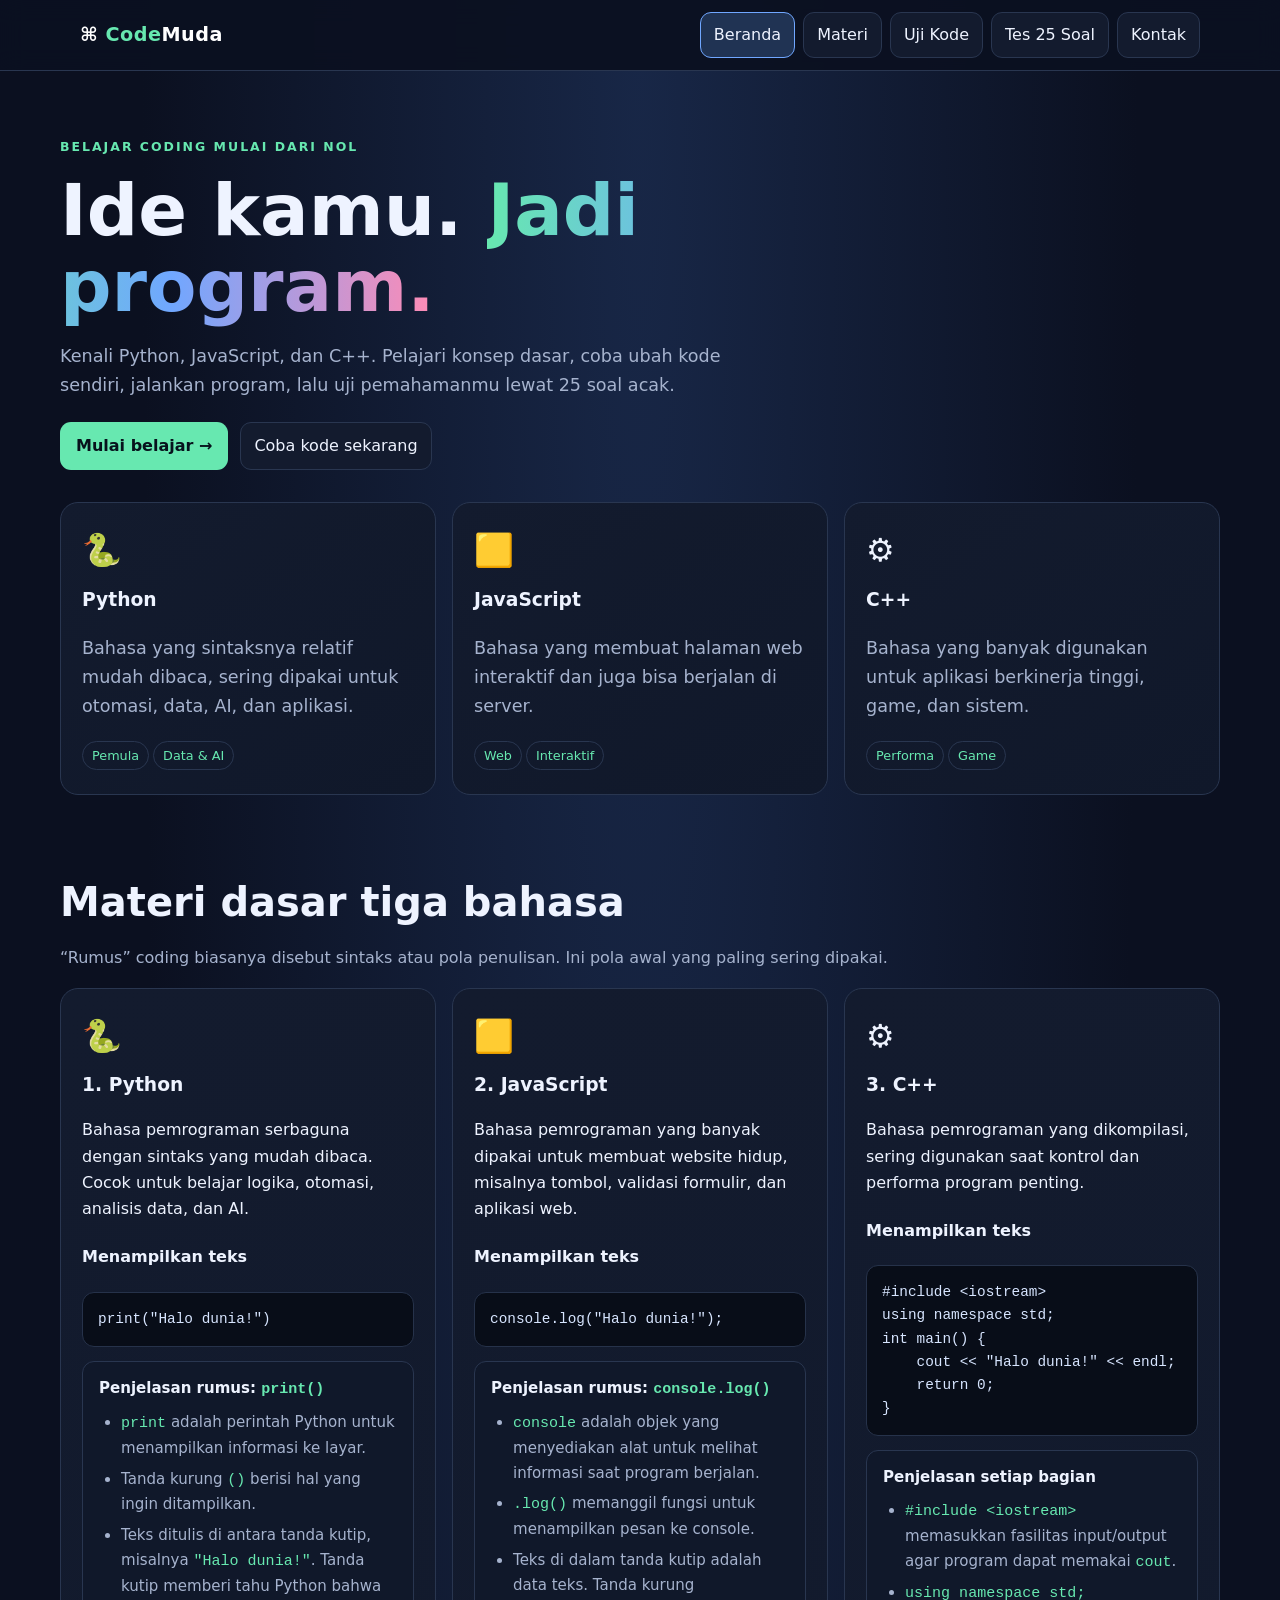
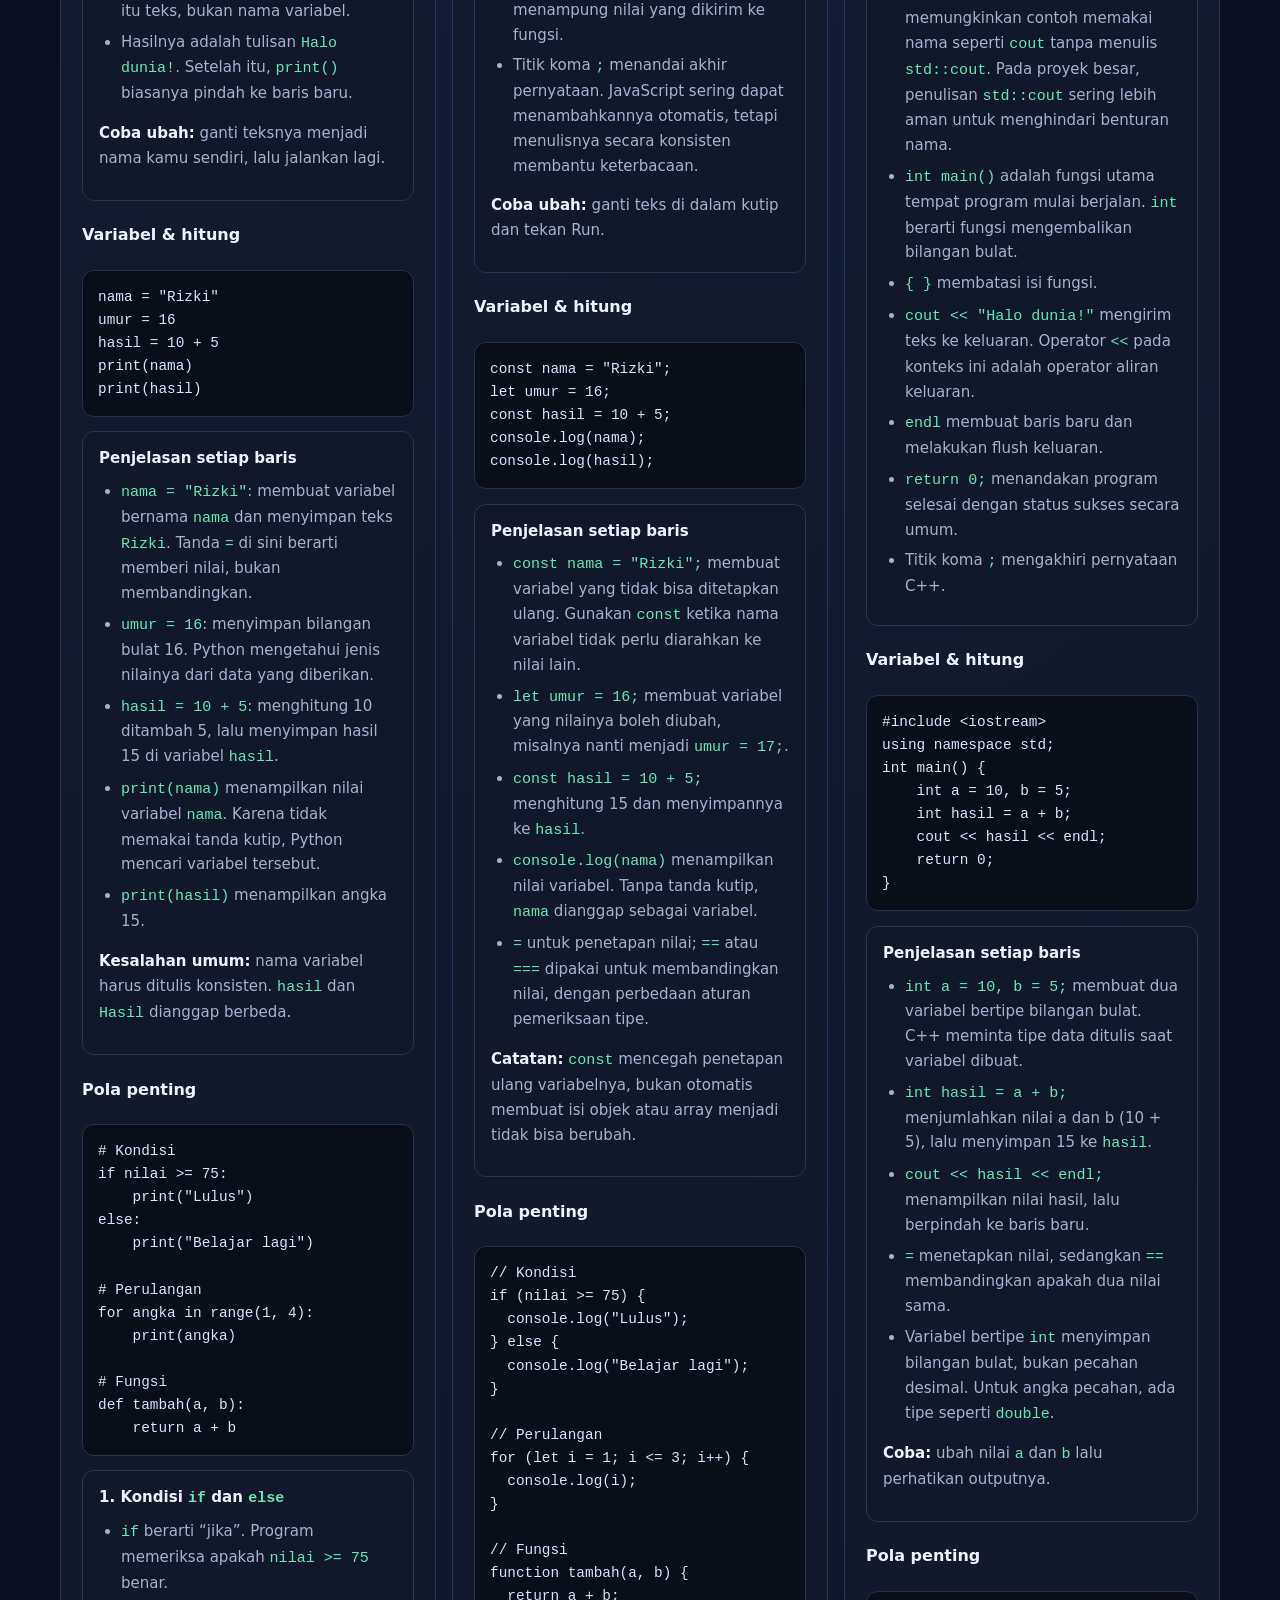
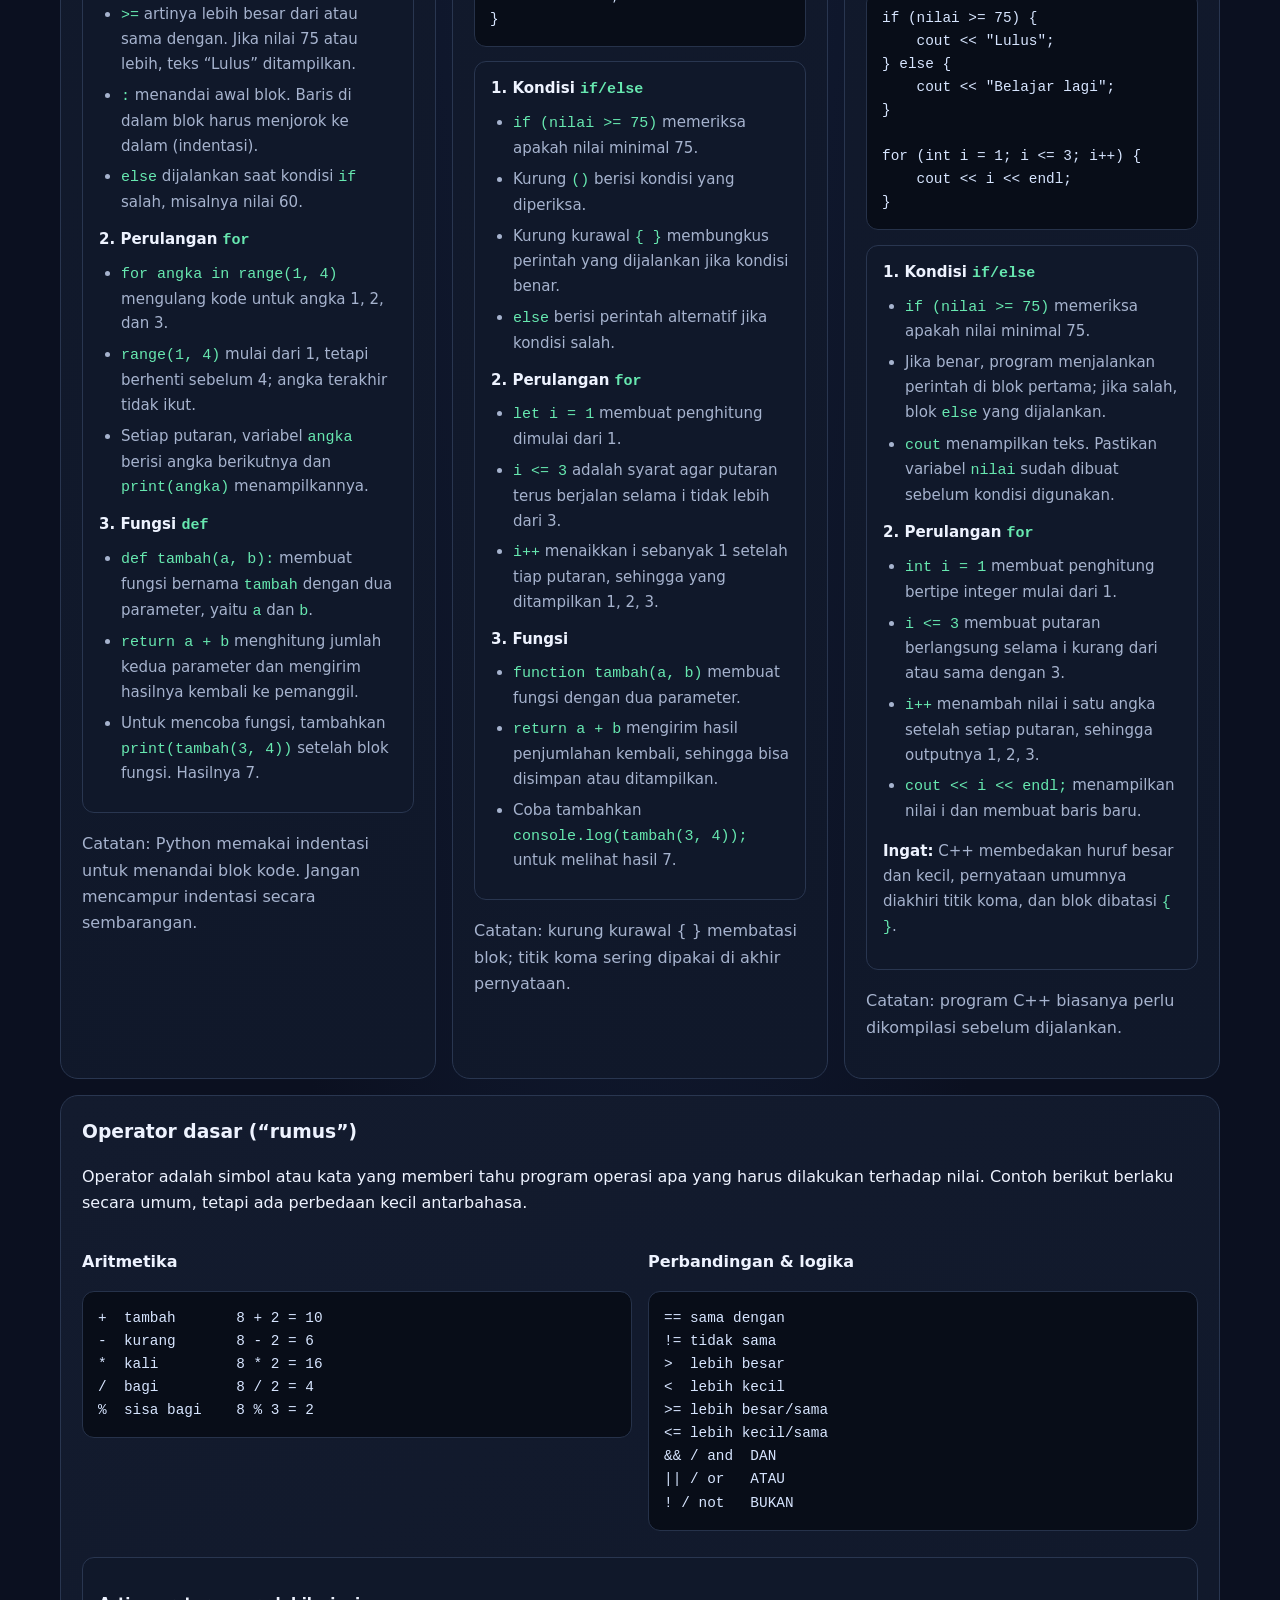
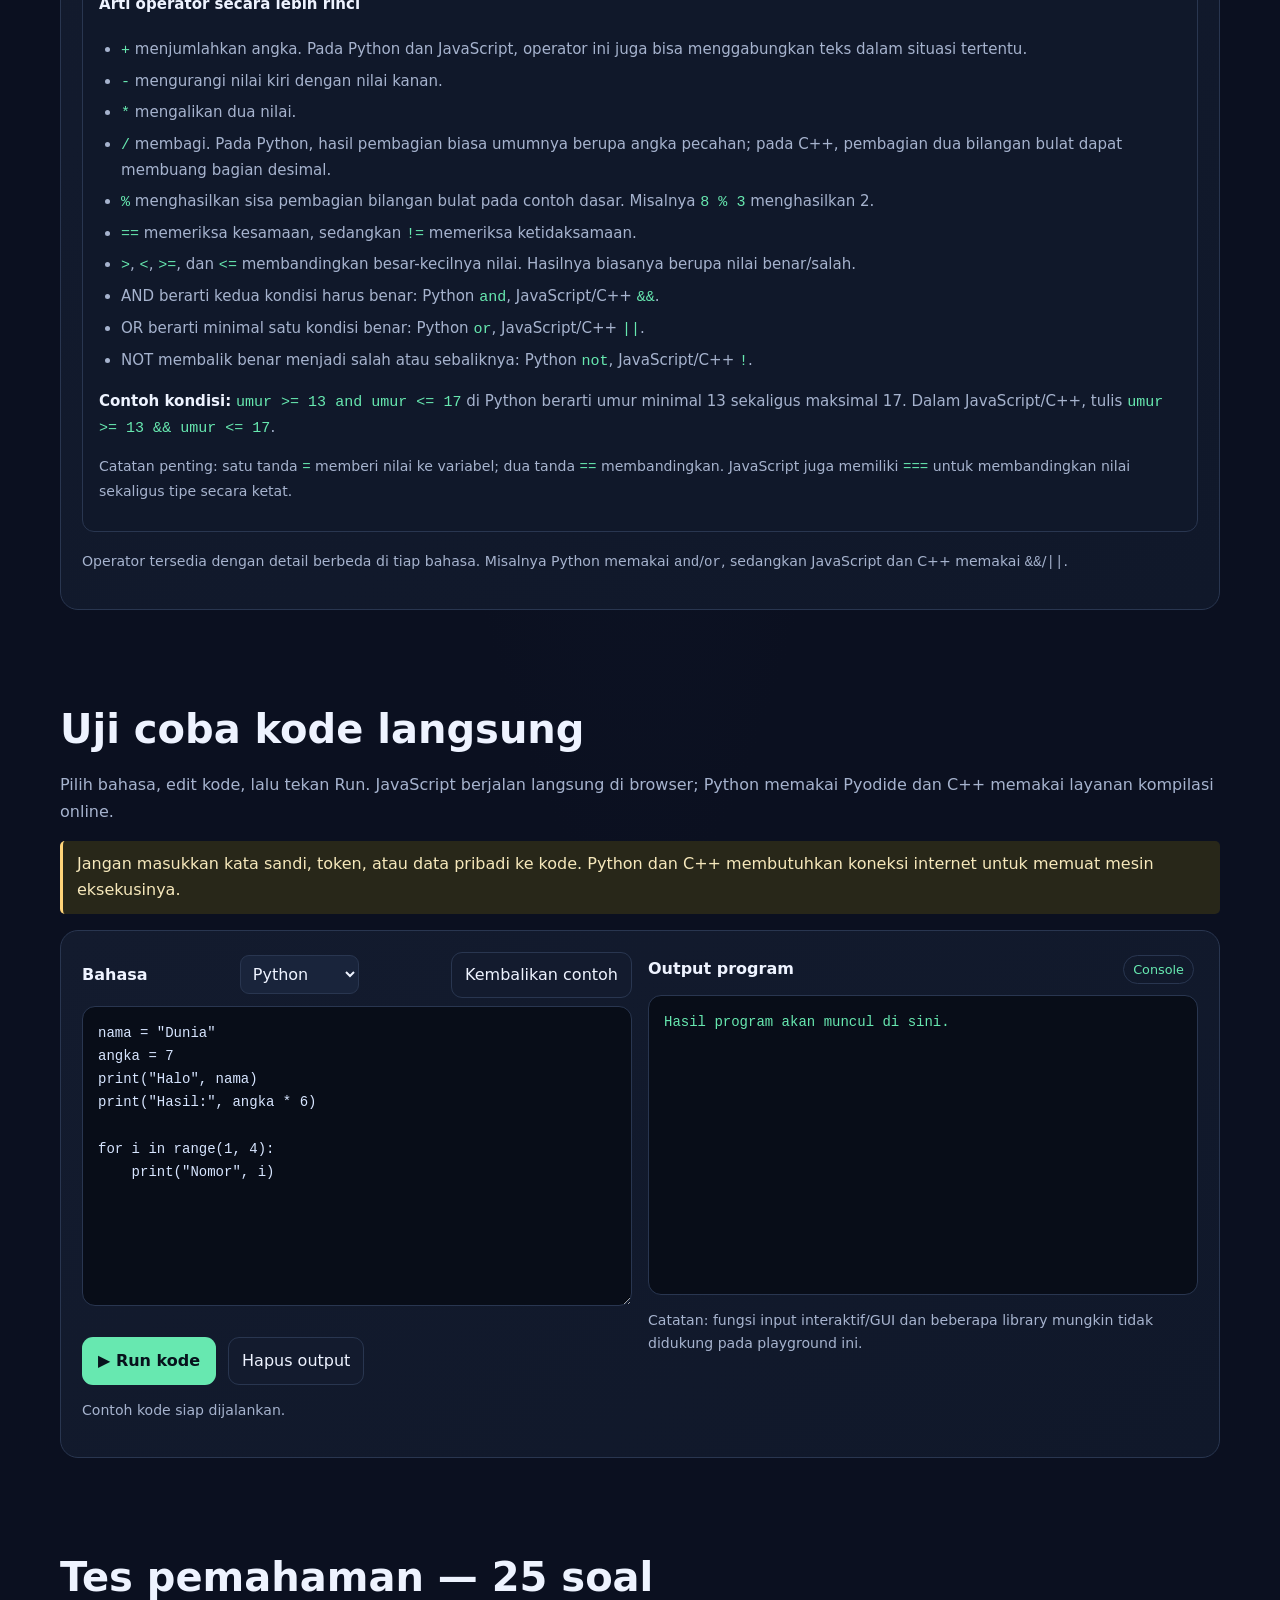
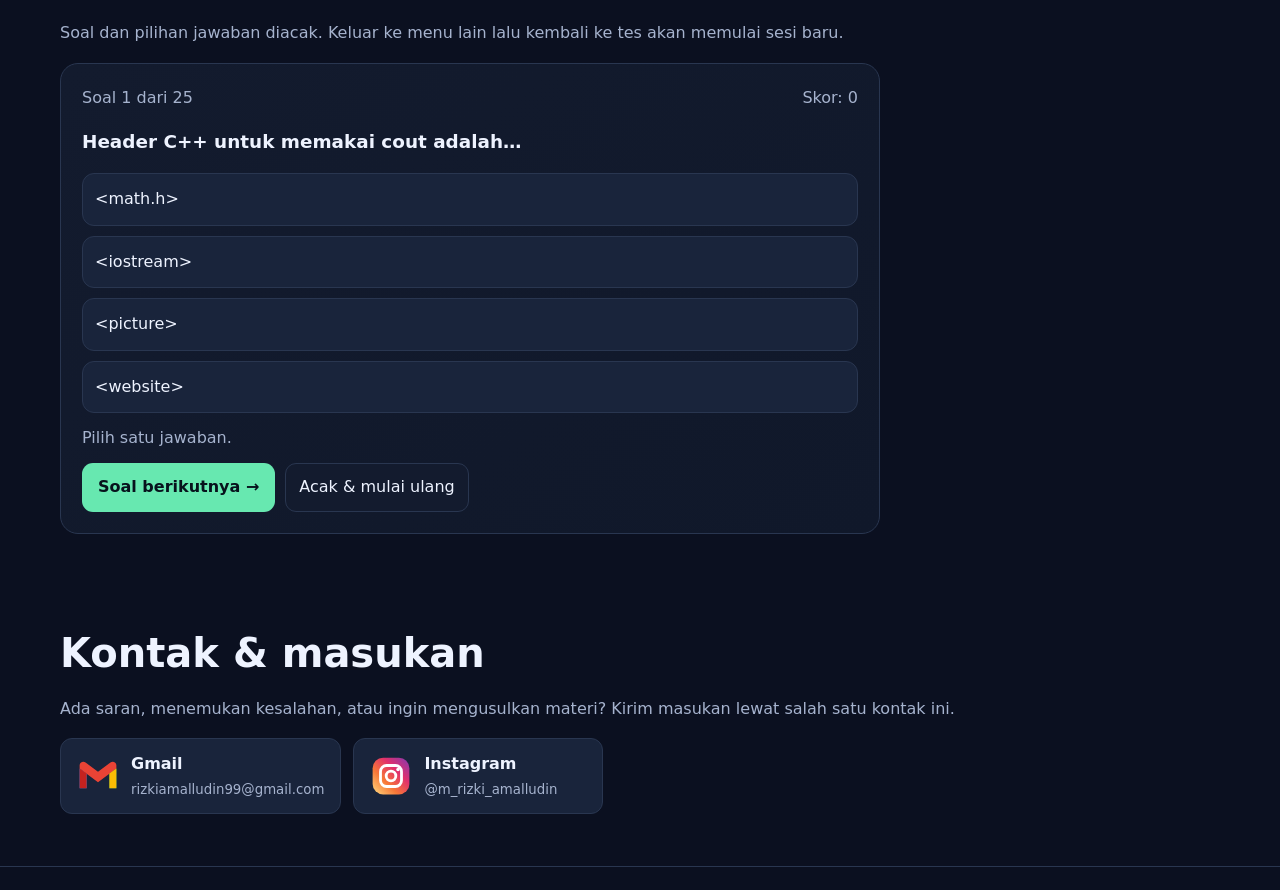
<file: belajar-coding/index.html>
<!DOCTYPE html>
<html lang="id">
<head>
<meta charset="UTF-8"><meta name="viewport" content="width=device-width,initial-scale=1">
<meta name="theme-color" content="#101827">
<title>CodeMuda — Belajar Python, JavaScript & C++</title>
<link rel="icon" type="image/svg+xml" href="favicon.svg">
<style>
:root{--bg:#0b1020;--panel:#131b2e;--panel2:#19243b;--text:#eef3ff;--muted:#a6b3ce;--line:#293650;--blue:#70a7ff;--green:#67e8b0;--pink:#ff8bb5;--yellow:#ffd479}
*{box-sizing:border-box}html{scroll-behavior:smooth}body{margin:0;background:radial-gradient(ellipse at top,#182747 0,#0b1020 55%);color:var(--text);font:16px/1.65 system-ui,-apple-system,Segoe UI,sans-serif}a{color:var(--blue)}button,select,textarea{font:inherit}button{cursor:pointer}.wrap{max-width:1160px;margin:auto;padding:0 20px}.top{position:sticky;top:0;z-index:5;background:#0b1020eF;border-bottom:1px solid var(--line);backdrop-filter:blur(12px)}.nav{display:flex;align-items:center;justify-content:space-between;gap:16px;min-height:70px}.brand{font-weight:900;letter-spacing:.5px;font-size:1.2rem;color:white;text-decoration:none}.brand b{color:var(--green)}.navlinks{display:flex;gap:8px;flex-wrap:wrap}.navlinks button,.btn{border:1px solid var(--line);background:var(--panel);color:var(--text);padding:9px 13px;border-radius:11px}.navlinks button:hover,.navlinks button.active{border-color:var(--blue);background:#203353}.hero{padding:66px 0 40px}.eyebrow{color:var(--green);font-weight:800;letter-spacing:2px;text-transform:uppercase;font-size:.78rem}.hero h1{font-size:clamp(2.3rem,6vw,4.5rem);line-height:1.06;max-width:850px;margin:14px 0}.gradient{background:linear-gradient(90deg,var(--green),var(--blue),var(--pink));-webkit-background-clip:text;background-clip:text;color:transparent}.hero p{max-width:730px;color:var(--muted);font-size:1.1rem}.hero-actions{display:flex;gap:12px;flex-wrap:wrap;margin-top:22px}.primary{background:var(--green);color:#07121c;border:0;font-weight:800;padding:11px 16px;border-radius:11px}.section{padding:34px 0 52px;scroll-margin-top:90px}.section h2{font-size:clamp(1.7rem,4vw,2.5rem);margin:0 0 10px}.sub{color:var(--muted);margin-top:0}.cards{display:grid;grid-template-columns:repeat(3,minmax(0,1fr));gap:16px}.card{background:linear-gradient(145deg,var(--panel),#10182a);border:1px solid var(--line);border-radius:18px;padding:21px;min-width:0}.card h3{margin:0 0 8px}.symbol{font-size:2rem;margin-bottom:8px}.tag{display:inline-block;border:1px solid var(--line);border-radius:99px;padding:3px 9px;color:var(--green);font-size:.8rem;margin:3px 4px 3px 0}pre{background:#080d18;border:1px solid #26324a;border-radius:12px;padding:15px;overflow:auto;color:#d7e5ff;font: .9rem/1.6 ui-monospace,SFMono-Regular,Consolas,monospace;white-space:pre}.concept{color:var(--muted)}.split{display:grid;grid-template-columns:1fr 1fr;gap:16px}.playground{display:grid;grid-template-columns:1fr 1fr;gap:16px}.editorbox{min-width:0}.editorhead{display:flex;align-items:center;justify-content:space-between;gap:8px;flex-wrap:wrap;margin-bottom:8px}.editorhead select{background:var(--panel2);color:var(--text);border:1px solid var(--line);border-radius:9px;padding:8px}.editor{width:100%;min-height:300px;resize:vertical;background:#080d18;color:#d7e5ff;border:1px solid #293650;border-radius:13px;padding:15px;font:14px/1.65 ui-monospace,SFMono-Regular,Consolas,monospace;tab-size:4}.output{min-height:300px;white-space:pre-wrap;overflow-wrap:anywhere;background:#080d18;border:1px solid #293650;border-radius:13px;padding:15px;font:14px/1.65 ui-monospace,monospace;color:var(--green)}.small{font-size:.88rem;color:var(--muted)}.quizbox{max-width:820px}.quiztop{display:flex;justify-content:space-between;gap:12px;flex-wrap:wrap;color:var(--muted)}.question{font-size:1.15rem;font-weight:750;margin:16px 0}.answers{display:grid;gap:10px}.answer{background:var(--panel2);border:1px solid var(--line);color:var(--text);border-radius:12px;padding:12px;text-align:left}.answer:hover{border-color:var(--blue)}.answer.correct{border-color:var(--green);background:#15352e}.answer.wrong{border-color:var(--pink);background:#3a1d31}.feedback{min-height:45px;color:var(--muted);padding:12px 0}.quizactions{display:flex;gap:10px;flex-wrap:wrap}.contact{display:flex;gap:12px;flex-wrap:wrap}.contact a{display:inline-block;text-decoration:none;border:1px solid var(--line);background:var(--panel2);border-radius:12px;padding:12px 16px}.notice{border-left:3px solid var(--yellow);padding:10px 14px;background:#282719;color:#f6e8bb;border-radius:5px}.footer{border-top:1px solid var(--line);padding:24px 0;color:var(--muted);font-size:.9rem}.hidden{display:none!important}
@media(max-width:780px){.cards{grid-template-columns:1fr}.split,.playground{grid-template-columns:1fr}.nav{align-items:flex-start;padding:12px 0;flex-direction:column}.hero{padding-top:40px}.editor,.output{min-height:240px}}
.detail{margin:12px 0 18px;padding:14px 16px;border:1px solid var(--line);border-radius:12px;background:#10182a;color:var(--muted);font-size:.94rem}.detail b,.detail h4{color:var(--text)}.detail ul{padding-left:22px;margin:8px 0 12px}.detail li{margin:6px 0}.detail code{color:var(--green);overflow-wrap:anywhere}.contact-link{display:flex!important;align-items:center;gap:12px;min-width:250px}.contact-icon{width:42px;height:42px;flex:none}.contact-link span{display:flex;flex-direction:column;gap:1px}.contact-link b{color:var(--text)}.contact-link small{color:var(--muted);overflow-wrap:anywhere}</style></head>
<body>
<header class="top"><div class="wrap nav"><a class="brand" href="#home" data-nav>⌘ <b>Code</b>Muda</a><nav class="navlinks" aria-label="Menu"><button data-target="home" class="active">Beranda</button><button data-target="materi">Materi</button><button data-target="playground">Uji Kode</button><button data-target="quiz">Tes 25 Soal</button><button data-target="kontak">Kontak</button></nav></div></header>
<main>
<section id="home" class="hero wrap"><div class="eyebrow">Belajar coding mulai dari nol</div><h1>Ide kamu. <span class="gradient">Jadi program.</span></h1><p>Kenali Python, JavaScript, dan C++. Pelajari konsep dasar, coba ubah kode sendiri, jalankan program, lalu uji pemahamanmu lewat 25 soal acak.</p><div class="hero-actions"><button class="primary" data-target="materi">Mulai belajar →</button><button class="btn" data-target="playground">Coba kode sekarang</button></div><div class="cards" style="margin-top:32px"><article class="card"><div class="symbol">🐍</div><h3>Python</h3><p class="concept">Bahasa yang sintaksnya relatif mudah dibaca, sering dipakai untuk otomasi, data, AI, dan aplikasi.</p><span class="tag">Pemula</span><span class="tag">Data & AI</span></article><article class="card"><div class="symbol">🟨</div><h3>JavaScript</h3><p class="concept">Bahasa yang membuat halaman web interaktif dan juga bisa berjalan di server.</p><span class="tag">Web</span><span class="tag">Interaktif</span></article><article class="card"><div class="symbol">⚙️</div><h3>C++</h3><p class="concept">Bahasa yang banyak digunakan untuk aplikasi berkinerja tinggi, game, dan sistem.</p><span class="tag">Performa</span><span class="tag">Game</span></article></div></section>
<section id="materi" class="section wrap"><h2>Materi dasar tiga bahasa</h2><p class="sub">“Rumus” coding biasanya disebut sintaks atau pola penulisan. Ini pola awal yang paling sering dipakai.</p>
<div class="cards">
<article class="card"><div class="symbol">🐍</div><h3>1. Python</h3><p>Bahasa pemrograman serbaguna dengan sintaks yang mudah dibaca. Cocok untuk belajar logika, otomasi, analisis data, dan AI.</p><h4>Menampilkan teks</h4><pre>print("Halo dunia!")</pre><div class="detail"><b>Penjelasan rumus: <code>print()</code></b><ul><li><code>print</code> adalah perintah Python untuk menampilkan informasi ke layar.</li><li>Tanda kurung <code>()</code> berisi hal yang ingin ditampilkan.</li><li>Teks ditulis di antara tanda kutip, misalnya <code>"Halo dunia!"</code>. Tanda kutip memberi tahu Python bahwa itu teks, bukan nama variabel.</li><li>Hasilnya adalah tulisan <code>Halo dunia!</code>. Setelah itu, <code>print()</code> biasanya pindah ke baris baru.</li></ul><p><b>Coba ubah:</b> ganti teksnya menjadi nama kamu sendiri, lalu jalankan lagi.</p></div><h4>Variabel & hitung</h4><pre>nama = "Rizki"
umur = 16
hasil = 10 + 5
print(nama)
print(hasil)</pre><div class="detail"><b>Penjelasan setiap baris</b><ul><li><code>nama = "Rizki"</code>: membuat variabel bernama <code>nama</code> dan menyimpan teks <code>Rizki</code>. Tanda <code>=</code> di sini berarti memberi nilai, bukan membandingkan.</li><li><code>umur = 16</code>: menyimpan bilangan bulat 16. Python mengetahui jenis nilainya dari data yang diberikan.</li><li><code>hasil = 10 + 5</code>: menghitung 10 ditambah 5, lalu menyimpan hasil 15 di variabel <code>hasil</code>.</li><li><code>print(nama)</code> menampilkan nilai variabel <code>nama</code>. Karena tidak memakai tanda kutip, Python mencari variabel tersebut.</li><li><code>print(hasil)</code> menampilkan angka 15.</li></ul><p><b>Kesalahan umum:</b> nama variabel harus ditulis konsisten. <code>hasil</code> dan <code>Hasil</code> dianggap berbeda.</p></div><h4>Pola penting</h4><pre># Kondisi
if nilai >= 75:
    print("Lulus")
else:
    print("Belajar lagi")

# Perulangan
for angka in range(1, 4):
    print(angka)

# Fungsi
def tambah(a, b):
    return a + b</pre><div class="detail"><b>1. Kondisi <code>if</code> dan <code>else</code></b><ul><li><code>if</code> berarti “jika”. Program memeriksa apakah <code>nilai >= 75</code> benar.</li><li><code>&gt;=</code> artinya lebih besar dari atau sama dengan. Jika nilai 75 atau lebih, teks “Lulus” ditampilkan.</li><li><code>:</code> menandai awal blok. Baris di dalam blok harus menjorok ke dalam (indentasi).</li><li><code>else</code> dijalankan saat kondisi <code>if</code> salah, misalnya nilai 60.</li></ul><b>2. Perulangan <code>for</code></b><ul><li><code>for angka in range(1, 4)</code> mengulang kode untuk angka 1, 2, dan 3.</li><li><code>range(1, 4)</code> mulai dari 1, tetapi berhenti sebelum 4; angka terakhir tidak ikut.</li><li>Setiap putaran, variabel <code>angka</code> berisi angka berikutnya dan <code>print(angka)</code> menampilkannya.</li></ul><b>3. Fungsi <code>def</code></b><ul><li><code>def tambah(a, b):</code> membuat fungsi bernama <code>tambah</code> dengan dua parameter, yaitu <code>a</code> dan <code>b</code>.</li><li><code>return a + b</code> menghitung jumlah kedua parameter dan mengirim hasilnya kembali ke pemanggil.</li><li>Untuk mencoba fungsi, tambahkan <code>print(tambah(3, 4))</code> setelah blok fungsi. Hasilnya 7.</li></ul></div><p class="concept">Catatan: Python memakai indentasi untuk menandai blok kode. Jangan mencampur indentasi secara sembarangan.</p></article>
<article class="card"><div class="symbol">🟨</div><h3>2. JavaScript</h3><p>Bahasa pemrograman yang banyak dipakai untuk membuat website hidup, misalnya tombol, validasi formulir, dan aplikasi web.</p><h4>Menampilkan teks</h4><pre>console.log("Halo dunia!");</pre><div class="detail"><b>Penjelasan rumus: <code>console.log()</code></b><ul><li><code>console</code> adalah objek yang menyediakan alat untuk melihat informasi saat program berjalan.</li><li><code>.log()</code> memanggil fungsi untuk menampilkan pesan ke console.</li><li>Teks di dalam tanda kutip adalah data teks. Tanda kurung menampung nilai yang dikirim ke fungsi.</li><li>Titik koma <code>;</code> menandai akhir pernyataan. JavaScript sering dapat menambahkannya otomatis, tetapi menulisnya secara konsisten membantu keterbacaan.</li></ul><p><b>Coba ubah:</b> ganti teks di dalam kutip dan tekan Run.</p></div><h4>Variabel & hitung</h4><pre>const nama = "Rizki";
let umur = 16;
const hasil = 10 + 5;
console.log(nama);
console.log(hasil);</pre><div class="detail"><b>Penjelasan setiap baris</b><ul><li><code>const nama = "Rizki";</code> membuat variabel yang tidak bisa ditetapkan ulang. Gunakan <code>const</code> ketika nama variabel tidak perlu diarahkan ke nilai lain.</li><li><code>let umur = 16;</code> membuat variabel yang nilainya boleh diubah, misalnya nanti menjadi <code>umur = 17;</code>.</li><li><code>const hasil = 10 + 5;</code> menghitung 15 dan menyimpannya ke <code>hasil</code>.</li><li><code>console.log(nama)</code> menampilkan nilai variabel. Tanpa tanda kutip, <code>nama</code> dianggap sebagai variabel.</li><li><code>=</code> untuk penetapan nilai; <code>==</code> atau <code>===</code> dipakai untuk membandingkan nilai, dengan perbedaan aturan pemeriksaan tipe.</li></ul><p><b>Catatan:</b> <code>const</code> mencegah penetapan ulang variabelnya, bukan otomatis membuat isi objek atau array menjadi tidak bisa berubah.</p></div><h4>Pola penting</h4><pre>// Kondisi
if (nilai >= 75) {
  console.log("Lulus");
} else {
  console.log("Belajar lagi");
}

// Perulangan
for (let i = 1; i <= 3; i++) {
  console.log(i);
}

// Fungsi
function tambah(a, b) {
  return a + b;
}</pre><div class="detail"><b>1. Kondisi <code>if/else</code></b><ul><li><code>if (nilai >= 75)</code> memeriksa apakah nilai minimal 75.</li><li>Kurung <code>()</code> berisi kondisi yang diperiksa.</li><li>Kurung kurawal <code>{ }</code> membungkus perintah yang dijalankan jika kondisi benar.</li><li><code>else</code> berisi perintah alternatif jika kondisi salah.</li></ul><b>2. Perulangan <code>for</code></b><ul><li><code>let i = 1</code> membuat penghitung dimulai dari 1.</li><li><code>i <= 3</code> adalah syarat agar putaran terus berjalan selama i tidak lebih dari 3.</li><li><code>i++</code> menaikkan i sebanyak 1 setelah tiap putaran, sehingga yang ditampilkan 1, 2, 3.</li></ul><b>3. Fungsi</b><ul><li><code>function tambah(a, b)</code> membuat fungsi dengan dua parameter.</li><li><code>return a + b</code> mengirim hasil penjumlahan kembali, sehingga bisa disimpan atau ditampilkan.</li><li>Coba tambahkan <code>console.log(tambah(3, 4));</code> untuk melihat hasil 7.</li></ul></div><p class="concept">Catatan: kurung kurawal { } membatasi blok; titik koma sering dipakai di akhir pernyataan.</p></article>
<article class="card"><div class="symbol">⚙️</div><h3>3. C++</h3><p>Bahasa pemrograman yang dikompilasi, sering digunakan saat kontrol dan performa program penting.</p><h4>Menampilkan teks</h4><pre>#include &lt;iostream&gt;
using namespace std;
int main() {
    cout &lt;&lt; "Halo dunia!" &lt;&lt; endl;
    return 0;
}</pre><div class="detail"><b>Penjelasan setiap bagian</b><ul><li><code>#include &lt;iostream&gt;</code> memasukkan fasilitas input/output agar program dapat memakai <code>cout</code>.</li><li><code>using namespace std;</code> memungkinkan contoh memakai nama seperti <code>cout</code> tanpa menulis <code>std::cout</code>. Pada proyek besar, penulisan <code>std::cout</code> sering lebih aman untuk menghindari benturan nama.</li><li><code>int main()</code> adalah fungsi utama tempat program mulai berjalan. <code>int</code> berarti fungsi mengembalikan bilangan bulat.</li><li><code>{ }</code> membatasi isi fungsi.</li><li><code>cout &lt;&lt; "Halo dunia!"</code> mengirim teks ke keluaran. Operator <code>&lt;&lt;</code> pada konteks ini adalah operator aliran keluaran.</li><li><code>endl</code> membuat baris baru dan melakukan flush keluaran.</li><li><code>return 0;</code> menandakan program selesai dengan status sukses secara umum.</li><li>Titik koma <code>;</code> mengakhiri pernyataan C++.</li></ul></div><h4>Variabel & hitung</h4><pre>#include &lt;iostream&gt;
using namespace std;
int main() {
    int a = 10, b = 5;
    int hasil = a + b;
    cout &lt;&lt; hasil &lt;&lt; endl;
    return 0;
}</pre><div class="detail"><b>Penjelasan setiap baris</b><ul><li><code>int a = 10, b = 5;</code> membuat dua variabel bertipe bilangan bulat. C++ meminta tipe data ditulis saat variabel dibuat.</li><li><code>int hasil = a + b;</code> menjumlahkan nilai a dan b (10 + 5), lalu menyimpan 15 ke <code>hasil</code>.</li><li><code>cout &lt;&lt; hasil &lt;&lt; endl;</code> menampilkan nilai hasil, lalu berpindah ke baris baru.</li><li><code>=</code> menetapkan nilai, sedangkan <code>==</code> membandingkan apakah dua nilai sama.</li><li>Variabel bertipe <code>int</code> menyimpan bilangan bulat, bukan pecahan desimal. Untuk angka pecahan, ada tipe seperti <code>double</code>.</li></ul><p><b>Coba:</b> ubah nilai <code>a</code> dan <code>b</code> lalu perhatikan outputnya.</p></div><h4>Pola penting</h4><pre>if (nilai >= 75) {
    cout &lt;&lt; "Lulus";
} else {
    cout &lt;&lt; "Belajar lagi";
}

for (int i = 1; i <= 3; i++) {
    cout &lt;&lt; i &lt;&lt; endl;
}</pre><div class="detail"><b>1. Kondisi <code>if/else</code></b><ul><li><code>if (nilai >= 75)</code> memeriksa apakah nilai minimal 75.</li><li>Jika benar, program menjalankan perintah di blok pertama; jika salah, blok <code>else</code> yang dijalankan.</li><li><code>cout</code> menampilkan teks. Pastikan variabel <code>nilai</code> sudah dibuat sebelum kondisi digunakan.</li></ul><b>2. Perulangan <code>for</code></b><ul><li><code>int i = 1</code> membuat penghitung bertipe integer mulai dari 1.</li><li><code>i <= 3</code> membuat putaran berlangsung selama i kurang dari atau sama dengan 3.</li><li><code>i++</code> menambah nilai i satu angka setelah setiap putaran, sehingga outputnya 1, 2, 3.</li><li><code>cout &lt;&lt; i &lt;&lt; endl;</code> menampilkan nilai i dan membuat baris baru.</li></ul><p><b>Ingat:</b> C++ membedakan huruf besar dan kecil, pernyataan umumnya diakhiri titik koma, dan blok dibatasi <code>{ }</code>.</p></div><p class="concept">Catatan: program C++ biasanya perlu dikompilasi sebelum dijalankan.</p></article>
</div>
<div class="card" style="margin-top:16px"><h3>Operator dasar (“rumus”)</h3><p>Operator adalah simbol atau kata yang memberi tahu program operasi apa yang harus dilakukan terhadap nilai. Contoh berikut berlaku secara umum, tetapi ada perbedaan kecil antarbahasa.</p><div class="split"><div><p><b>Aritmetika</b></p><pre>+  tambah       8 + 2 = 10
-  kurang       8 - 2 = 6
*  kali         8 * 2 = 16
/  bagi         8 / 2 = 4
%  sisa bagi    8 % 3 = 2</pre></div><div><p><b>Perbandingan & logika</b></p><pre>== sama dengan
!= tidak sama
>  lebih besar
<  lebih kecil
>= lebih besar/sama
<= lebih kecil/sama
&& / and  DAN
|| / or   ATAU
! / not   BUKAN</pre></div></div><div class="detail"><h4>Arti operator secara lebih rinci</h4><ul><li><code>+</code> menjumlahkan angka. Pada Python dan JavaScript, operator ini juga bisa menggabungkan teks dalam situasi tertentu.</li><li><code>-</code> mengurangi nilai kiri dengan nilai kanan.</li><li><code>*</code> mengalikan dua nilai.</li><li><code>/</code> membagi. Pada Python, hasil pembagian biasa umumnya berupa angka pecahan; pada C++, pembagian dua bilangan bulat dapat membuang bagian desimal.</li><li><code>%</code> menghasilkan sisa pembagian bilangan bulat pada contoh dasar. Misalnya <code>8 % 3</code> menghasilkan 2.</li><li><code>==</code> memeriksa kesamaan, sedangkan <code>!=</code> memeriksa ketidaksamaan.</li><li><code>&gt;</code>, <code>&lt;</code>, <code>&gt;=</code>, dan <code>&lt;=</code> membandingkan besar-kecilnya nilai. Hasilnya biasanya berupa nilai benar/salah.</li><li>AND berarti kedua kondisi harus benar: Python <code>and</code>, JavaScript/C++ <code>&amp;&amp;</code>.</li><li>OR berarti minimal satu kondisi benar: Python <code>or</code>, JavaScript/C++ <code>||</code>.</li><li>NOT membalik benar menjadi salah atau sebaliknya: Python <code>not</code>, JavaScript/C++ <code>!</code>.</li></ul><p><b>Contoh kondisi:</b> <code>umur >= 13 and umur <= 17</code> di Python berarti umur minimal 13 sekaligus maksimal 17. Dalam JavaScript/C++, tulis <code>umur >= 13 &amp;&amp; umur <= 17</code>.</p><p class="small">Catatan penting: satu tanda <code>=</code> memberi nilai ke variabel; dua tanda <code>==</code> membandingkan. JavaScript juga memiliki <code>===</code> untuk membandingkan nilai sekaligus tipe secara ketat.</p></div><p class="small">Operator tersedia dengan detail berbeda di tiap bahasa. Misalnya Python memakai <code>and</code>/<code>or</code>, sedangkan JavaScript dan C++ memakai <code>&amp;&amp;</code>/<code>||</code>.</p></div>
</section>
<section id="playground" class="section wrap"><h2>Uji coba kode langsung</h2><p class="sub">Pilih bahasa, edit kode, lalu tekan Run. JavaScript berjalan langsung di browser; Python memakai Pyodide dan C++ memakai layanan kompilasi online.</p><div class="notice">Jangan masukkan kata sandi, token, atau data pribadi ke kode. Python dan C++ membutuhkan koneksi internet untuk memuat mesin eksekusinya.</div>
<div class="card" style="margin-top:16px"><div class="playground"><div class="editorbox"><div class="editorhead"><label for="language"><b>Bahasa</b></label><select id="language"><option value="python">Python</option><option value="javascript">JavaScript</option><option value="cpp">C++</option></select><button id="resetCode" class="btn">Kembalikan contoh</button></div><textarea id="code" class="editor" spellcheck="false" aria-label="Editor kode"></textarea><div class="hero-actions"><button id="runCode" class="primary">▶ Run kode</button><button id="clearOutput" class="btn">Hapus output</button></div><p id="runStatus" class="small">Siap menjalankan kode.</p></div><div class="editorbox"><div class="editorhead"><b>Output program</b><span class="tag">Console</span></div><div id="output" class="output" role="status" aria-live="polite">Hasil program akan muncul di sini.</div><p class="small">Catatan: fungsi input interaktif/GUI dan beberapa library mungkin tidak didukung pada playground ini.</p></div></div></div></section>
<section id="quiz" class="section wrap"><h2>Tes pemahaman — 25 soal</h2><p class="sub">Soal dan pilihan jawaban diacak. Keluar ke menu lain lalu kembali ke tes akan memulai sesi baru.</p><div class="card quizbox"><div class="quiztop"><span id="quizProgress">Soal 1 dari 25</span><span id="quizScore">Skor: 0</span></div><div id="question" class="question"></div><div id="answers" class="answers"></div><div id="feedback" class="feedback" aria-live="polite"></div><div class="quizactions"><button id="nextQuestion" class="primary" disabled>Soal berikutnya →</button><button id="restartQuiz" class="btn">Acak & mulai ulang</button></div></div></section>
<section id="kontak" class="section wrap"><h2>Kontak & masukan</h2><p class="sub">Ada saran, menemukan kesalahan, atau ingin mengusulkan materi? Kirim masukan lewat salah satu kontak ini.</p><div class="contact"><a class="contact-link" href="mailto:rizkiamalludin99@gmail.com?subject=Masukan%20CodeMuda"><svg class="contact-icon gmail" viewBox="0 0 48 36" role="img" aria-label="Logo Gmail"><path fill="#4285F4" d="M3 9.5V32h8V15z"/><path fill="#34A853" d="M37 15v17h8V9.5z"/><path fill="#EA4335" d="M3 9.5V5.8C3 2.4 7 .6 9.8 2.5L24 13l14.2-10.5C41 .6 45 2.4 45 5.8v3.7L24 25z"/><path fill="#C5221F" d="M3 9.5 11 15v17H3z"/><path fill="#FBBC04" d="M37 15 45 9.5V32h-8z"/></svg><span><b>Gmail</b><small>rizkiamalludin99@gmail.com</small></span></a><a class="contact-link" href="https://www.instagram.com/m_rizki_amalludin/" target="_blank" rel="noopener noreferrer"><svg class="contact-icon instagram" viewBox="0 0 48 48" role="img" aria-label="Logo Instagram"><defs><linearGradient id="igGradient" x1="0" y1="1" x2="1" y2="0"><stop offset="0" stop-color="#FFDC80"/><stop offset=".35" stop-color="#F77737"/><stop offset=".65" stop-color="#E1306C"/><stop offset="1" stop-color="#833AB4"/></linearGradient></defs><rect x="3" y="3" width="42" height="42" rx="12" fill="url(#igGradient)"/><rect x="12" y="12" width="24" height="24" rx="7" fill="none" stroke="#fff" stroke-width="3.2"/><circle cx="24" cy="24" r="5.5" fill="none" stroke="#fff" stroke-width="3.2"/><circle cx="32" cy="16.5" r="2" fill="#fff"/></svg><span><b>Instagram</b><small>@m_rizki_amalludin</small></span></a></div></section>
</main><footer class="footer"><div class="wrap">© <span id="year"></span> CodeMuda · Belajar sedikit demi sedikit, praktik setiap hari.</div></footer>
<script>
const $=id=>document.getElementById(id);
const examples={
python:'nama = "Dunia"\nangka = 7\nprint("Halo", nama)\nprint("Hasil:", angka * 6)\n\nfor i in range(1, 4):\n    print("Nomor", i)',
javascript:'const nama = "Dunia";\nconst angka = 7;\nconsole.log("Halo", nama);\nconsole.log("Hasil:", angka * 6);\n\nfor (let i = 1; i <= 3; i++) {\n  console.log("Nomor", i);\n}',
cpp:'#include <iostream>\nusing namespace std;\nint main() {\n    string nama = "Dunia";\n    int angka = 7;\n    cout << "Halo " << nama << endl;\n    cout << "Hasil: " << angka * 6 << endl;\n    for (int i = 1; i <= 3; i++) {\n        cout << "Nomor " << i << endl;\n    }\n    return 0;\n}'
};
function setExample(){ $('code').value=examples[$('language').value]; $('output').textContent='Hasil program akan muncul di sini.'; $('runStatus').textContent='Contoh kode siap dijalankan.';}
$('language').addEventListener('change',setExample);$('resetCode').addEventListener('click',setExample);$('clearOutput').addEventListener('click',()=>{$('output').textContent='';$('runStatus').textContent='Output dibersihkan.'});
$('runCode').addEventListener('click',async()=>{
 const lang=$('language').value, code=$('code').value, btn=$('runCode');
 $('output').textContent='Menjalankan kode...';$('runStatus').textContent='Sedang berjalan…';btn.disabled=true;
 try{
  if(lang==='javascript'){
   const logs=[];const format=v=>typeof v==='string'?v:JSON.stringify(v);
   const fakeConsole={log:(...a)=>logs.push(a.map(format).join(' ')),warn:(...a)=>logs.push('⚠ '+a.map(format).join(' ')),error:(...a)=>logs.push('Error: '+a.map(format).join(' ')),clear:()=>logs.splice(0)};
   const run=new Function('console','"use strict";\n'+code+'\n//# sourceURL=codemuda-user.js');
   run(fakeConsole);$('output').textContent=logs.join('\n')||'(Program selesai tanpa output.)';$('runStatus').textContent='JavaScript selesai dijalankan.';
  }else if(lang==='python'){
   if(!window.pyodideInstance){$('runStatus').textContent='Memuat mesin Python (pertama kali bisa sedikit lama)…';const s=document.createElement('script');s.src='https://cdn.jsdelivr.net/pyodide/v0.27.7/full/pyodide.js';document.head.appendChild(s);await new Promise((res,rej)=>{s.onload=res;s.onerror=()=>rej(Error('Mesin Python gagal dimuat. Periksa koneksi internet.'));});window.pyodideInstance=await loadPyodide();}
   const py=window.pyodideInstance;let logs=[];py.setStdout({batched:(x)=>logs.push(x)});py.setStderr({batched:(x)=>logs.push('Error: '+x)});
   try{await py.runPythonAsync(code);$('output').textContent=logs.join('\n')||'(Program selesai tanpa output.)';$('runStatus').textContent='Python selesai dijalankan.';}finally{py.setStdout({batched:()=>{}});py.setStderr({batched:()=>{}});}
  }else{
   $('runStatus').textContent='Mengirim kode C++ ke layanan kompilasi…';
   const response=await fetch('https://emkc.org/api/v2/piston/execute',{method:'POST',headers:{'Content-Type':'application/json'},body:JSON.stringify({language:'c++',version:'*',files:[{name:'main.cpp',content:code}]})});
   if(!response.ok)throw Error('Layanan C++ tidak merespons (HTTP '+response.status+').');const data=await response.json();const r=data.run||{};let out=(r.stdout||'')+(r.stderr?'\n'+r.stderr:'');if(data.compile&&data.compile.stderr)out+='\n'+data.compile.stderr;$('output').textContent=out.trim()||'(Program selesai tanpa output.)';$('runStatus').textContent=(r.code===0?'C++ selesai dijalankan.':'Program berakhir dengan kode '+r.code+'.');
  }
 }catch(e){$('output').textContent='Terjadi kesalahan:\n'+(e&&e.message?e.message:String(e));$('runStatus').textContent='Program gagal dijalankan.';}finally{btn.disabled=false;}
});
const questions=[
{q:'Apa kegunaan utama Python?',a:['Bahasa pemrograman untuk berbagai kebutuhan seperti otomasi dan data','Hanya untuk desain gambar','Untuk mengganti sistem operasi saja','Bahasa khusus membuat kabel'],c:0,e:'Python digunakan dalam banyak bidang, termasuk otomasi, web, data, dan AI.'},
{q:'Perintah Python untuk menampilkan teks adalah…',a:['echo("Halo")','print("Halo")','show "Halo"','console("Halo")'],c:1,e:'Python menggunakan print().'},{q:'Manakah komentar satu baris di Python?',a:['// komentar','# komentar','<!-- komentar -->','** komentar'],c:1,e:'Komentar Python satu baris diawali tanda #.'},
{q:'Apa hasil dari Python: 3 + 4 * 2?',a:['14','11','10','24'],c:1,e:'Perkalian dikerjakan lebih dahulu: 3 + 8 = 11.'},{q:'Operator untuk membandingkan sama dengan di Python adalah…',a:['=','==','===','<>'],c:1,e:'Satu = untuk memberi nilai; == untuk membandingkan.'},
{q:'Kata kunci Python untuk kondisi alternatif adalah…',a:['otherwise','elseif saja','else','then'],c:2,e:'else dipakai untuk cabang alternatif.'},{q:'Apa fungsi range(1, 4) pada perulangan Python?',a:['Menghasilkan 1, 2, 3','Menghasilkan 1, 2, 3, 4','Menghasilkan 0, 1, 2, 3, 4','Menghasilkan 4 saja'],c:0,e:'Batas akhir range tidak ikut dihitung.'},
{q:'Bagaimana mendefinisikan fungsi di Python?',a:['function sapa():','def sapa():','func sapa()','make sapa():'],c:1,e:'Fungsi Python didefinisikan dengan def.'},{q:'Mengapa indentasi penting di Python?',a:['Untuk mengubah warna teks','Untuk menandai blok kode','Agar internet aktif','Supaya variabel jadi angka'],c:1,e:'Indentasi menentukan struktur blok seperti if, loop, dan fungsi.'},
{q:'Apa kegunaan JavaScript yang umum?',a:['Membuat halaman web interaktif','Hanya menghitung di kalkulator','Hanya mengatur kabel komputer','Menggantikan HTML seluruhnya'],c:0,e:'JavaScript menambahkan perilaku dan interaktivitas pada web.'},
{q:'Perintah umum untuk menulis ke console JavaScript adalah…',a:['print("Hai")','cout << "Hai"','console.log("Hai")','echo "Hai"'],c:2,e:'console.log() menulis pesan ke console.'},{q:'Kata kunci untuk variabel JavaScript yang nilainya dapat diganti adalah…',a:['let','fixed','val','define'],c:0,e:'let digunakan untuk variabel yang dapat diberi nilai baru.'},
{q:'Apa fungsi const di JavaScript?',a:['Mendeklarasikan binding yang tidak dapat ditetapkan ulang','Mengulang kode','Mencetak ke printer','Membuat komentar'],c:0,e:'const tidak bisa di-assign ulang, meskipun isi objeknya masih mungkin diubah.'},
{q:'Operator logika AND di JavaScript adalah…',a:['and','&&','AND','&and'],c:1,e:'JavaScript menggunakan && untuk AND logika.'},{q:'Apa hasil dari JavaScript: 10 % 3?',a:['3','1','0','10'],c:1,e:'% menghasilkan sisa bagi; 10 dibagi 3 bersisa 1.'},
{q:'Simbol komentar satu baris JavaScript adalah…',a:['#','//','<!--','**'],c:1,e:'JavaScript menggunakan // untuk komentar satu baris.'},{q:'Apa kegunaan function dalam JavaScript?',a:['Mengelompokkan kode yang bisa dipanggil','Menghapus browser','Membuat kabel','Mengubah semua angka jadi teks'],c:0,e:'Fungsi membantu menggunakan ulang logika.'},
{q:'C++ umumnya dijalankan dengan cara…',a:['Dikompilasi menjadi program yang dapat dijalankan','Diterjemahkan hanya oleh HTML','Dijalankan sebagai gambar','Tidak perlu kode'],c:0,e:'C++ umumnya dikompilasi sebelum program dijalankan.'},{q:'Header C++ untuk memakai cout adalah…',a:['<math.h>','<iostream>','<picture>','<website>'],c:1,e:'iostream menyediakan stream input/output seperti cout.'},
{q:'Fungsi awal standar program C++ biasanya bernama…',a:['start()','main()','begin()','runCode()'],c:1,e:'Eksekusi program C++ dimulai dari main().'},{q:'Apa fungsi cout di C++?',a:['Menampilkan keluaran','Membuat perulangan','Membuat file HTML','Menghentikan komputer'],c:0,e:'cout mengirim teks atau nilai ke keluaran standar.'},
{q:'Apa arti int di C++?',a:['Tipe data bilangan bulat','Tipe data gambar','Perintah mencetak','Nama perulangan'],c:0,e:'int adalah tipe bilangan bulat.'},{q:'Apa kegunaan return 0; di akhir main C++ pada contoh dasar?',a:['Menandakan program selesai normal','Mengulang program selamanya','Menampilkan angka otomatis','Menghapus variabel'],c:0,e:'Nilai 0 biasanya menandakan keberhasilan.'},
{q:'Operator * dalam ketiga bahasa umumnya berarti…',a:['Perkalian','Pembagian','Perbandingan','Komentar'],c:0,e:'Operator * melakukan perkalian pada ekspresi numerik.'},{q:'Apa arti variabel dalam pemrograman?',a:['Nama untuk menyimpan atau merujuk nilai','Tombol keyboard khusus','Selalu sebuah gambar','Kesalahan sintaks'],c:0,e:'Variabel adalah nama yang mengacu pada nilai/data.'}
];
let quiz=[],qi=0,score=0,answered=false;
function shuffle(arr){const a=[...arr];for(let i=a.length-1;i>0;i--){const j=Math.floor(Math.random()*(i+1));[a[i],a[j]]=[a[j],a[i]];}return a;}
function renderQuiz(){quiz=shuffle(questions).map(item=>{const opts=shuffle(item.a.map((t,i)=>({t,correct:i===item.c})));return {...item,opts};});qi=0;score=0;answered=false;showQuestion();}
function showQuestion(){
 const item=quiz[qi];$('quizProgress').textContent='Soal '+(qi+1)+' dari '+quiz.length;$('quizScore').textContent='Skor: '+score;$('question').textContent=item.q;$('answers').replaceChildren();$('feedback').textContent='Pilih satu jawaban.';$('nextQuestion').disabled=true;$('nextQuestion').textContent=qi===quiz.length-1?'Lihat hasil':'Soal berikutnya →';answered=false;
 item.opts.forEach(opt=>{const b=document.createElement('button');b.className='answer';b.textContent=opt.t;b.addEventListener('click',()=>{if(answered)return;answered=true;if(opt.correct){score++;$('feedback').textContent='Benar! '+item.e;b.classList.add('correct');}else{$('feedback').textContent='Belum tepat. '+item.e;b.classList.add('wrong');[...$('answers').children].forEach((el,i)=>{if(item.opts[i].correct)el.classList.add('correct');});}$('quizScore').textContent='Skor: '+score+'/'+(qi+1);$('nextQuestion').disabled=false;});$('answers').appendChild(b);});
}
$('nextQuestion').addEventListener('click',()=>{if(!answered)return;if(qi<quiz.length-1){qi++;showQuestion();}else{$('quizProgress').textContent='Tes selesai';$('question').textContent='Nilai kamu: '+score+' dari '+quiz.length+' ('+Math.round(score/quiz.length*100)+'%).';$('answers').replaceChildren();$('feedback').textContent=score>=20?'Keren! Pemahaman dasarmu kuat.':score>=13?'Bagus, terus latihan dan baca lagi materi yang belum dikuasai.':'Tidak apa-apa, baca materi lalu coba lagi.';$('nextQuestion').disabled=true;$('nextQuestion').classList.add('hidden');}});
$('restartQuiz').addEventListener('click',()=>{$('nextQuestion').classList.remove('hidden');renderQuiz();});
function goTo(id){const target=$(id);if(!target)return;document.querySelectorAll('[data-target]').forEach(b=>b.classList.toggle('active',b.dataset.target===id));if(id!=='quiz'){}else renderQuiz();target.scrollIntoView({behavior:'smooth',block:'start'});}
document.querySelectorAll('[data-target]').forEach(b=>b.addEventListener('click',()=>goTo(b.dataset.target)));
document.querySelectorAll('[data-nav]').forEach(a=>a.addEventListener('click',e=>{e.preventDefault();goTo('home');}));
$('year').textContent=new Date().getFullYear();setExample();renderQuiz();
</script></body></html>
</file>
<file: css/styles.css>
/* ===== Panduan Excel & Word — styles ===== */
:root {
  --excel: #1d6f42;
  --excel-dark: #12452a;
  --excel-soft: #e7f4ec;
  --word: #2b579a;
  --word-dark: #1b3764;
  --word-soft: #e8eef8;
  --ink: #1c2430;
  --muted: #5d6b7e;
  --cream: #f7f8fa;
  --line: #e3e7ee;
  --white: #fff;
  --gold: #f0b429;
  --radius: 16px;
  --shadow: 0 12px 34px rgba(28, 36, 48, 0.10);
  --mono: "JetBrains Mono", ui-monospace, monospace;
}

* { margin: 0; padding: 0; box-sizing: border-box; }
html { scroll-behavior: smooth; scroll-padding-top: 80px; }
body {
  font-family: "Plus Jakarta Sans", system-ui, sans-serif;
  color: var(--ink);
  background: var(--cream);
  line-height: 1.65;
  -webkit-font-smoothing: antialiased;
}
a { color: inherit; }
code {
  font-family: var(--mono);
  font-size: 0.9em;
  background: #eef1f6;
  border: 1px solid var(--line);
  border-radius: 6px;
  padding: 1px 6px;
  color: var(--excel-dark);
}
.container { width: min(1140px, 92%); margin-inline: auto; }

/* ===== NAVBAR ===== */
.navbar {
  position: fixed; inset: 0 0 auto 0; z-index: 50;
  background: rgba(247, 248, 250, 0.88);
  backdrop-filter: blur(12px);
  border-bottom: 1px solid transparent;
  transition: 0.25s;
}
.navbar.scrolled { border-bottom-color: var(--line); box-shadow: 0 6px 22px rgba(28,36,48,0.08); }
.nav-inner { display: flex; align-items: center; justify-content: space-between; gap: 16px; padding: 13px 0; }
.brand { display: flex; align-items: center; gap: 11px; text-decoration: none; }
.brand-mark {
  width: 42px; height: 42px; display: grid; place-items: center;
  background: linear-gradient(135deg, var(--excel), #2fa96a);
  color: #fff; font-family: var(--mono); font-weight: 700; font-size: 1rem;
  border-radius: 11px; box-shadow: 0 6px 16px rgba(29, 111, 66, 0.35);
}
.brand-text { display: flex; flex-direction: column; line-height: 1.2; }
.brand-text strong { font-size: 1rem; color: var(--ink); }
.brand-text small { font-size: 0.7rem; letter-spacing: 0.05em; text-transform: uppercase; color: var(--muted); }
.nav-links { display: flex; gap: 22px; align-items: center; }
.nav-links a {
  text-decoration: none; font-weight: 600; font-size: 0.9rem; color: var(--ink);
  padding: 7px 2px; position: relative; transition: color 0.2s;
}
.nav-links a::after {
  content: ""; position: absolute; left: 0; bottom: 0; height: 2px; width: 0;
  background: linear-gradient(90deg, var(--excel), var(--word)); transition: width 0.25s;
}
.nav-links a:hover { color: var(--excel); }
.nav-links a:hover::after { width: 100%; }
.nav-toggle {
  display: none; background: none; border: 1px solid var(--line); border-radius: 10px;
  font-size: 1.25rem; padding: 3px 11px; cursor: pointer; color: var(--ink);
}

/* ===== HERO ===== */
.hero {
  position: relative; padding: 140px 0 84px; overflow: hidden;
  background: linear-gradient(155deg, #0f2a1e 0%, var(--excel-dark) 46%, var(--word-dark) 100%);
  color: #fff;
}
.hero-bg {
  position: absolute; inset: 0; opacity: 0.14;
  background-image:
    linear-gradient(rgba(255,255,255,.6) 1px, transparent 1px),
    linear-gradient(90deg, rgba(255,255,255,.6) 1px, transparent 1px);
  background-size: 54px 54px;
  mask-image: radial-gradient(ellipse at 50% 0%, #000 30%, transparent 75%);
}
.hero-content { position: relative; z-index: 2; }
.hero-eyebrow {
  display: inline-block; font-size: 0.78rem; font-weight: 700; letter-spacing: 0.12em;
  text-transform: uppercase; color: #a8e6c3; border: 1px solid rgba(168,230,195,0.4);
  padding: 6px 15px; border-radius: 999px; margin-bottom: 20px;
}
.hero h1 { font-size: clamp(2.1rem, 5vw, 3.6rem); line-height: 1.15; margin-bottom: 18px; font-weight: 800; }
.hero h1 span:nth-of-type(1) { color: #6ee7a8; }
.hero h1 span:nth-of-type(2) { color: #9dc0ff; }
.hero-sub { color: rgba(255,255,255,0.85); max-width: 660px; font-size: 1.06rem; margin-bottom: 30px; }
.hero-sub code { background: rgba(255,255,255,0.14); border-color: rgba(255,255,255,0.25); color: #ffe9a8; }

.search-wrap { max-width: 620px; margin-bottom: 40px; position: relative; }
#searchInput {
  width: 100%; padding: 16px 52px 16px 22px; border-radius: 999px;
  border: 2px solid rgba(255,255,255,0.25); background: rgba(255,255,255,0.12);
  color: #fff; font-size: 1rem; font-family: inherit; outline: none; transition: 0.2s;
}
#searchInput::placeholder { color: rgba(255,255,255,0.6); }
#searchInput:focus { border-color: var(--gold); background: rgba(255,255,255,0.18); }
.search-hint { position: absolute; right: 20px; top: 50%; transform: translateY(-50%); font-size: 0.8rem; color: rgba(255,255,255,0.7); pointer-events: none; }

.hero-cards { display: grid; grid-template-columns: repeat(4, 1fr); gap: 18px; }
.hero-card {
  display: block; text-decoration: none; color: #fff;
  background: rgba(255,255,255,0.09); border: 1px solid rgba(255,255,255,0.17);
  border-radius: var(--radius); padding: 22px 20px; transition: 0.24s;
}
.hero-card:hover { transform: translateY(-5px); background: rgba(255,255,255,0.16); box-shadow: var(--shadow); }
.hc-icon {
  display: grid; place-items: center; width: 44px; height: 44px; border-radius: 12px;
  font-weight: 800; font-family: var(--mono); margin-bottom: 13px; font-size: 1.05rem;
}
.hc-excel .hc-icon { background: #2fa96a; }
.hc-word .hc-icon { background: #4a7fd4; }
.hero-card strong { display: block; font-size: 1.02rem; margin-bottom: 5px; }
.hero-card p { font-size: 0.84rem; color: rgba(255,255,255,0.75); line-height: 1.5; }

/* ===== SECTION ===== */
.section { padding: 88px 0; }
.section-alt { background: var(--white); border-block: 1px solid var(--line); }
.section-eyebrow {
  display: inline-block; font-size: 0.75rem; font-weight: 800; letter-spacing: 0.13em;
  text-transform: uppercase; padding: 5px 14px; border-radius: 999px; margin-bottom: 12px;
}
.section-eyebrow.excel { background: var(--excel-soft); color: var(--excel-dark); }
.section-eyebrow.word { background: var(--word-soft); color: var(--word-dark); }
.section-title { font-size: clamp(1.7rem, 3.3vw, 2.4rem); font-weight: 800; letter-spacing: -0.02em; margin-bottom: 14px; }
.section-lead { color: var(--muted); max-width: 680px; margin-bottom: 40px; }
.section-lead code { font-size: 0.86em; }

/* ===== GRID KARTU ===== */
.grid { display: grid; grid-template-columns: repeat(3, 1fr); gap: 22px; }
.item {
  background: var(--white); border: 1px solid var(--line); border-radius: var(--radius);
  padding: 24px 22px; transition: 0.24s; position: relative; overflow: hidden;
}
.section-alt .item { background: var(--cream); }
.item::before {
  content: ""; position: absolute; inset: 0 0 auto 0; height: 4px;
  background: linear-gradient(90deg, var(--excel), var(--word));
  transform: scaleX(0); transform-origin: left; transition: transform 0.3s;
}
.item:hover { transform: translateY(-5px); box-shadow: var(--shadow); border-color: transparent; }
.item:hover::before { transform: scaleX(1); }
.item.hidden { display: none; }
.item-head { display: flex; align-items: center; justify-content: space-between; gap: 10px; margin-bottom: 10px; }
.item-head h3 { font-size: 1.14rem; color: var(--ink); font-weight: 800; }
.tag {
  font-size: 0.66rem; font-weight: 700; letter-spacing: 0.06em; text-transform: uppercase;
  background: var(--word-soft); color: var(--word); padding: 4px 10px; border-radius: 999px;
  white-space: nowrap;
}
.desc { font-size: 0.93rem; color: var(--muted); margin-bottom: 13px; }
.desc strong { color: var(--ink); }
.code {
  background: #10231a; color: #9af0c4; border-radius: 10px;
  padding: 13px 16px; font-family: var(--mono); font-size: 0.85rem;
  overflow-x: auto; margin-bottom: 12px; line-height: 1.7;
  border: 1px solid #1d3b2c;
}
.code code { background: none; border: none; padding: 0; color: inherit; font-size: inherit; }
.example { font-size: 0.86rem; color: var(--muted); }
.example strong { color: var(--excel-dark); }

.empty-note {
  text-align: center; color: var(--muted); font-size: 0.95rem;
  background: var(--white); border: 1px dashed var(--line);
  border-radius: var(--radius); padding: 34px; margin-top: 8px;
}

/* ===== FOOTER ===== */
.footer { background: #101a26; color: rgba(255,255,255,0.72); padding: 34px 0; }
.footer-inner { display: flex; justify-content: space-between; gap: 24px; flex-wrap: wrap; align-items: center; }
.footer strong { color: #fff; display: block; font-size: 1rem; }
.footer p { font-size: 0.87rem; }
.footer-note { max-width: 520px; font-size: 0.8rem !important; opacity: 0.75; }

/* ===== RESPONSIVE ===== */
@media (max-width: 980px) {
  .hero-cards { grid-template-columns: repeat(2, 1fr); }
  .grid { grid-template-columns: repeat(2, 1fr); }
}
@media (max-width: 720px) {
  .nav-toggle { display: block; }
  .nav-links {
    position: absolute; top: 100%; left: 0; right: 0; display: none;
    background: var(--cream); border-bottom: 1px solid var(--line);
    flex-direction: column; align-items: stretch; gap: 0;
    padding: 8px 5% 16px; box-shadow: 0 18px 30px rgba(28,36,48,0.12);
  }
  .nav-links.open { display: flex; }
  .nav-links a { padding: 12px 2px; border-bottom: 1px solid var(--line); }
  .nav-links a::after { display: none; }
  .hero-cards, .grid { grid-template-columns: 1fr; }
  .section { padding: 60px 0; }
  .footer-inner { flex-direction: column; align-items: flex-start; }
}
</file>
